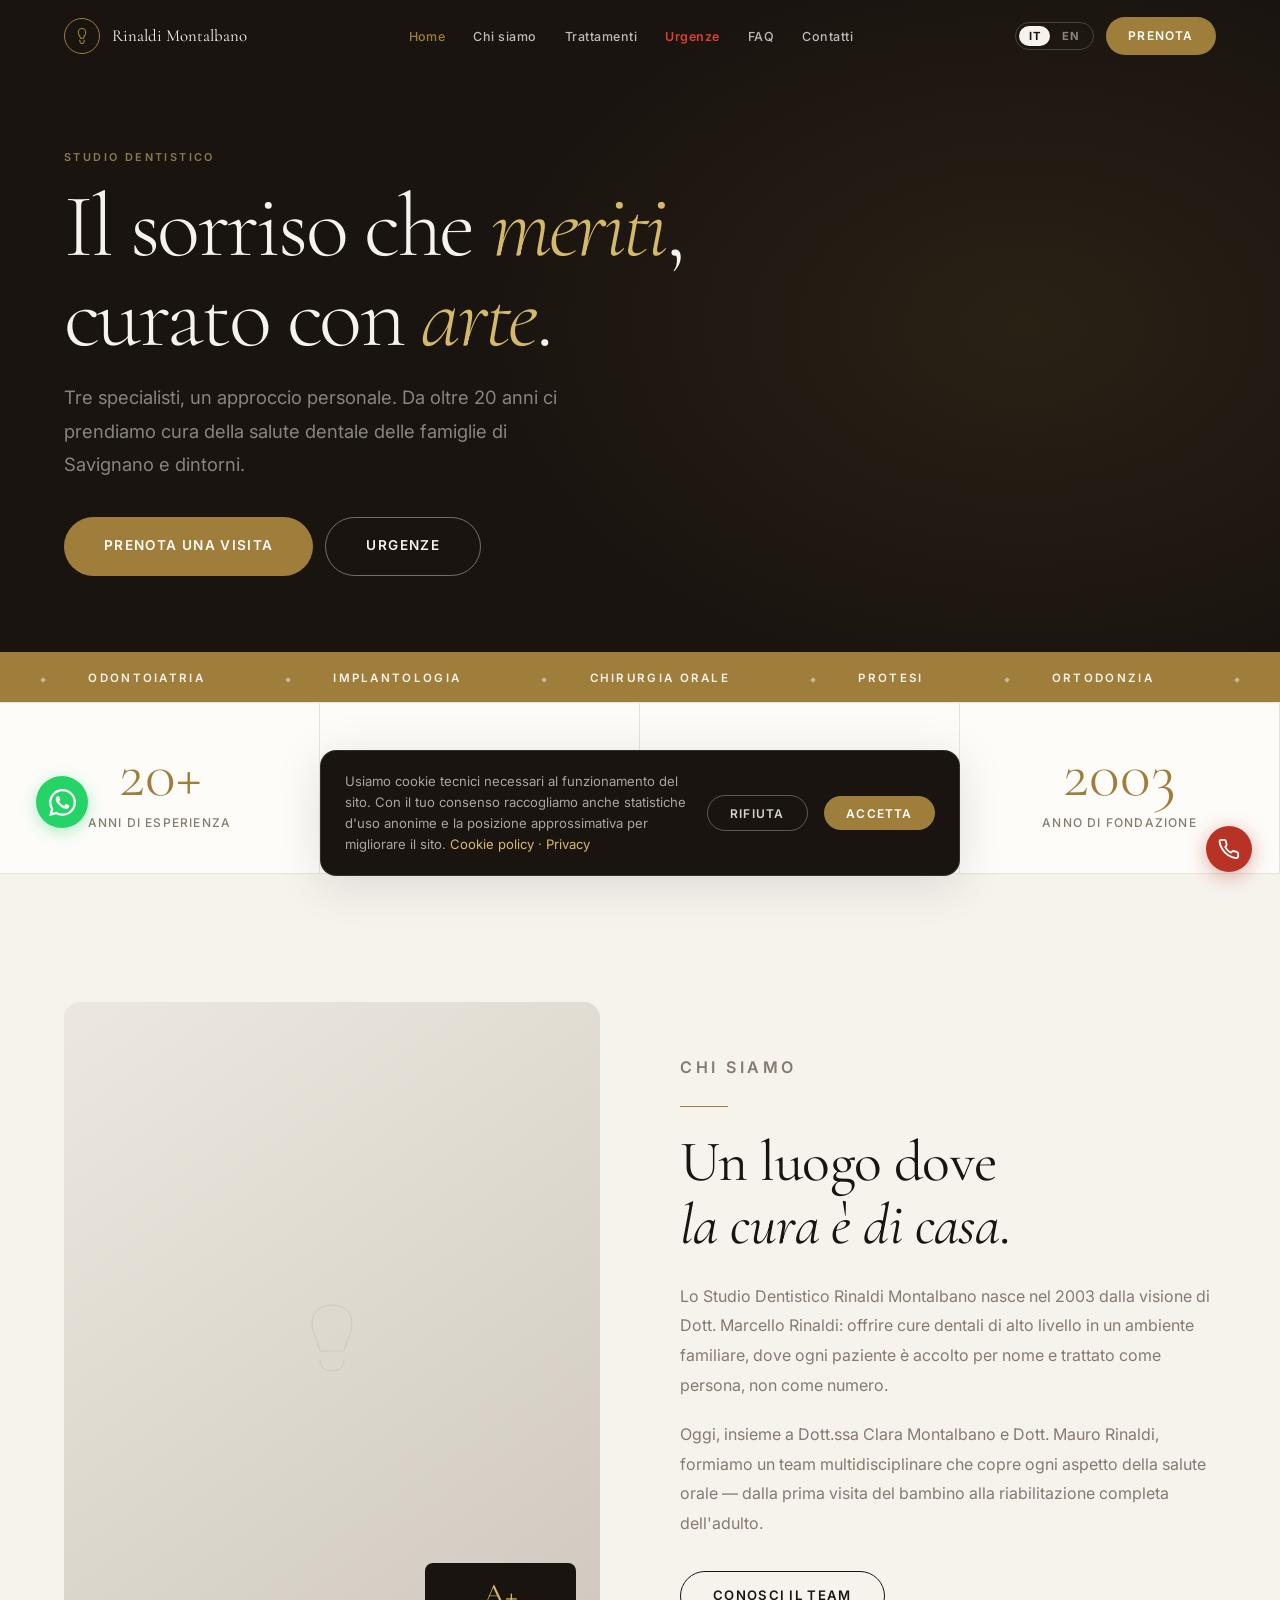
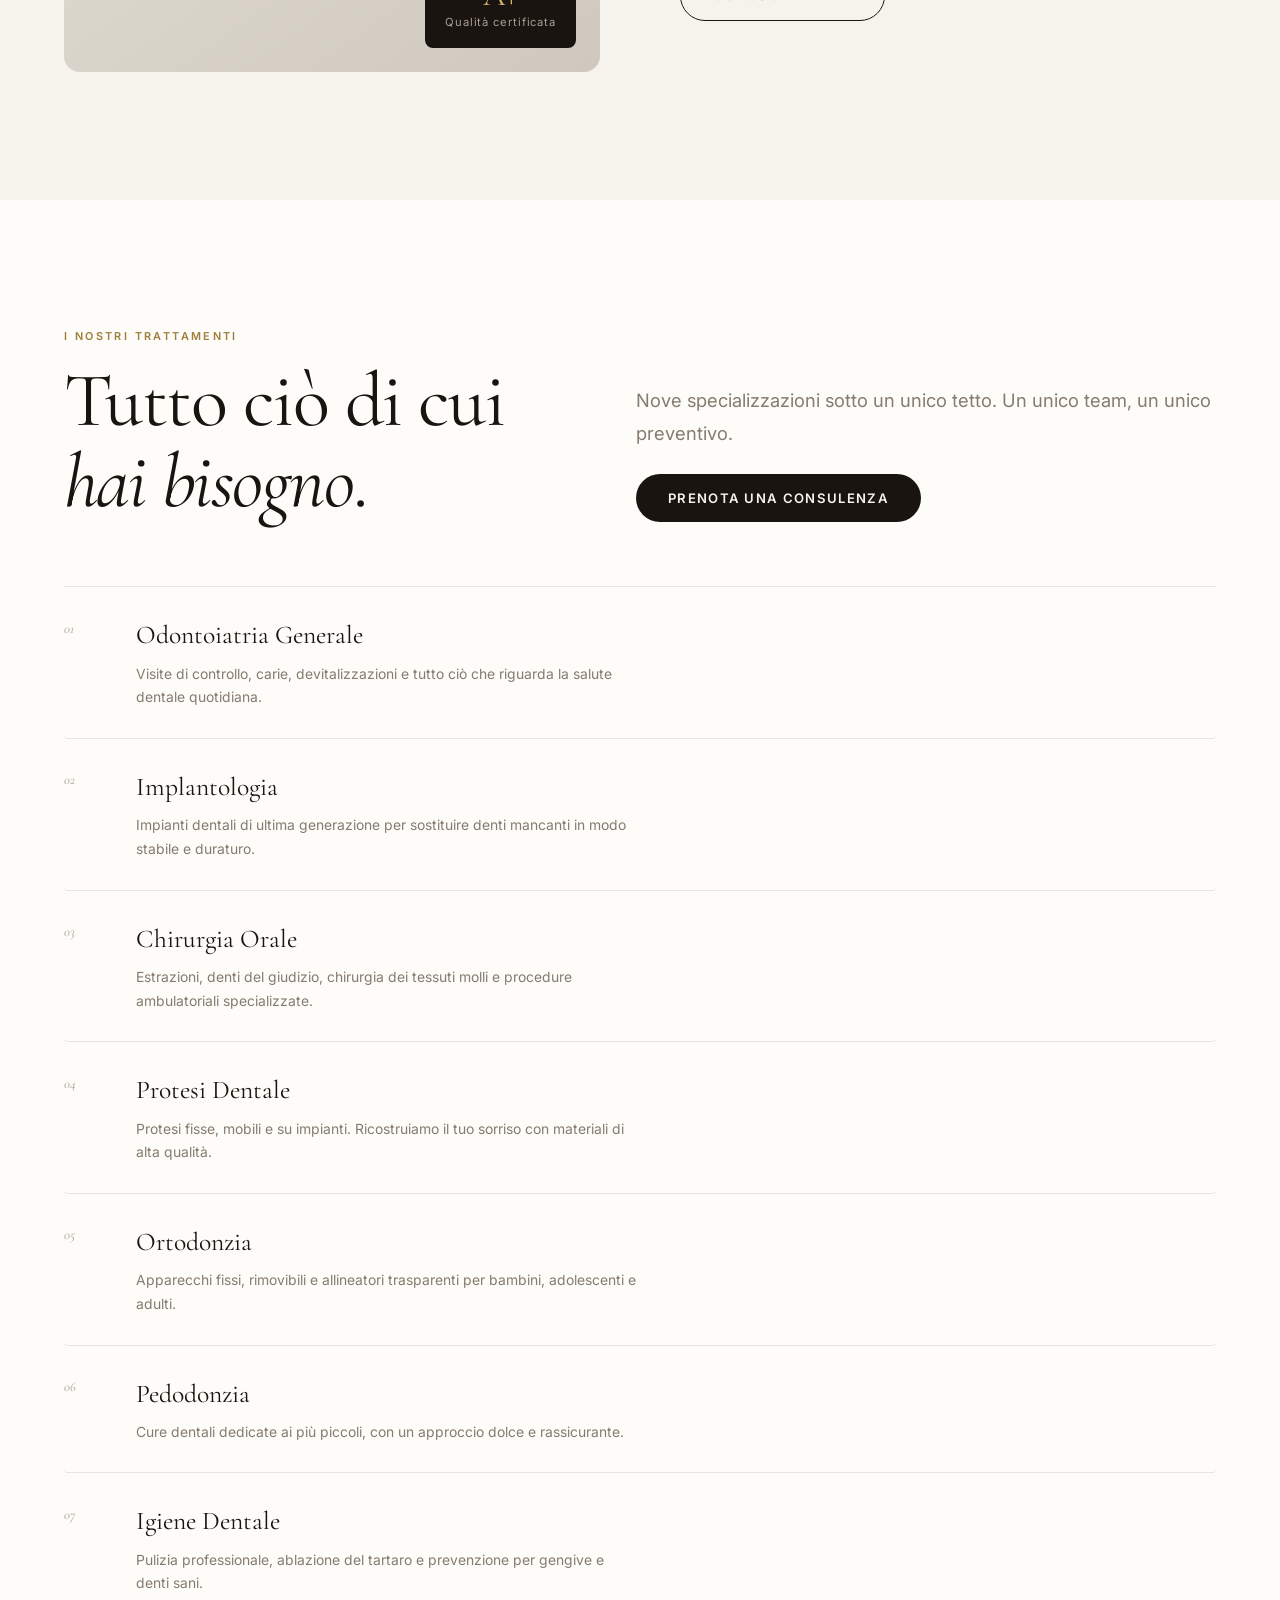
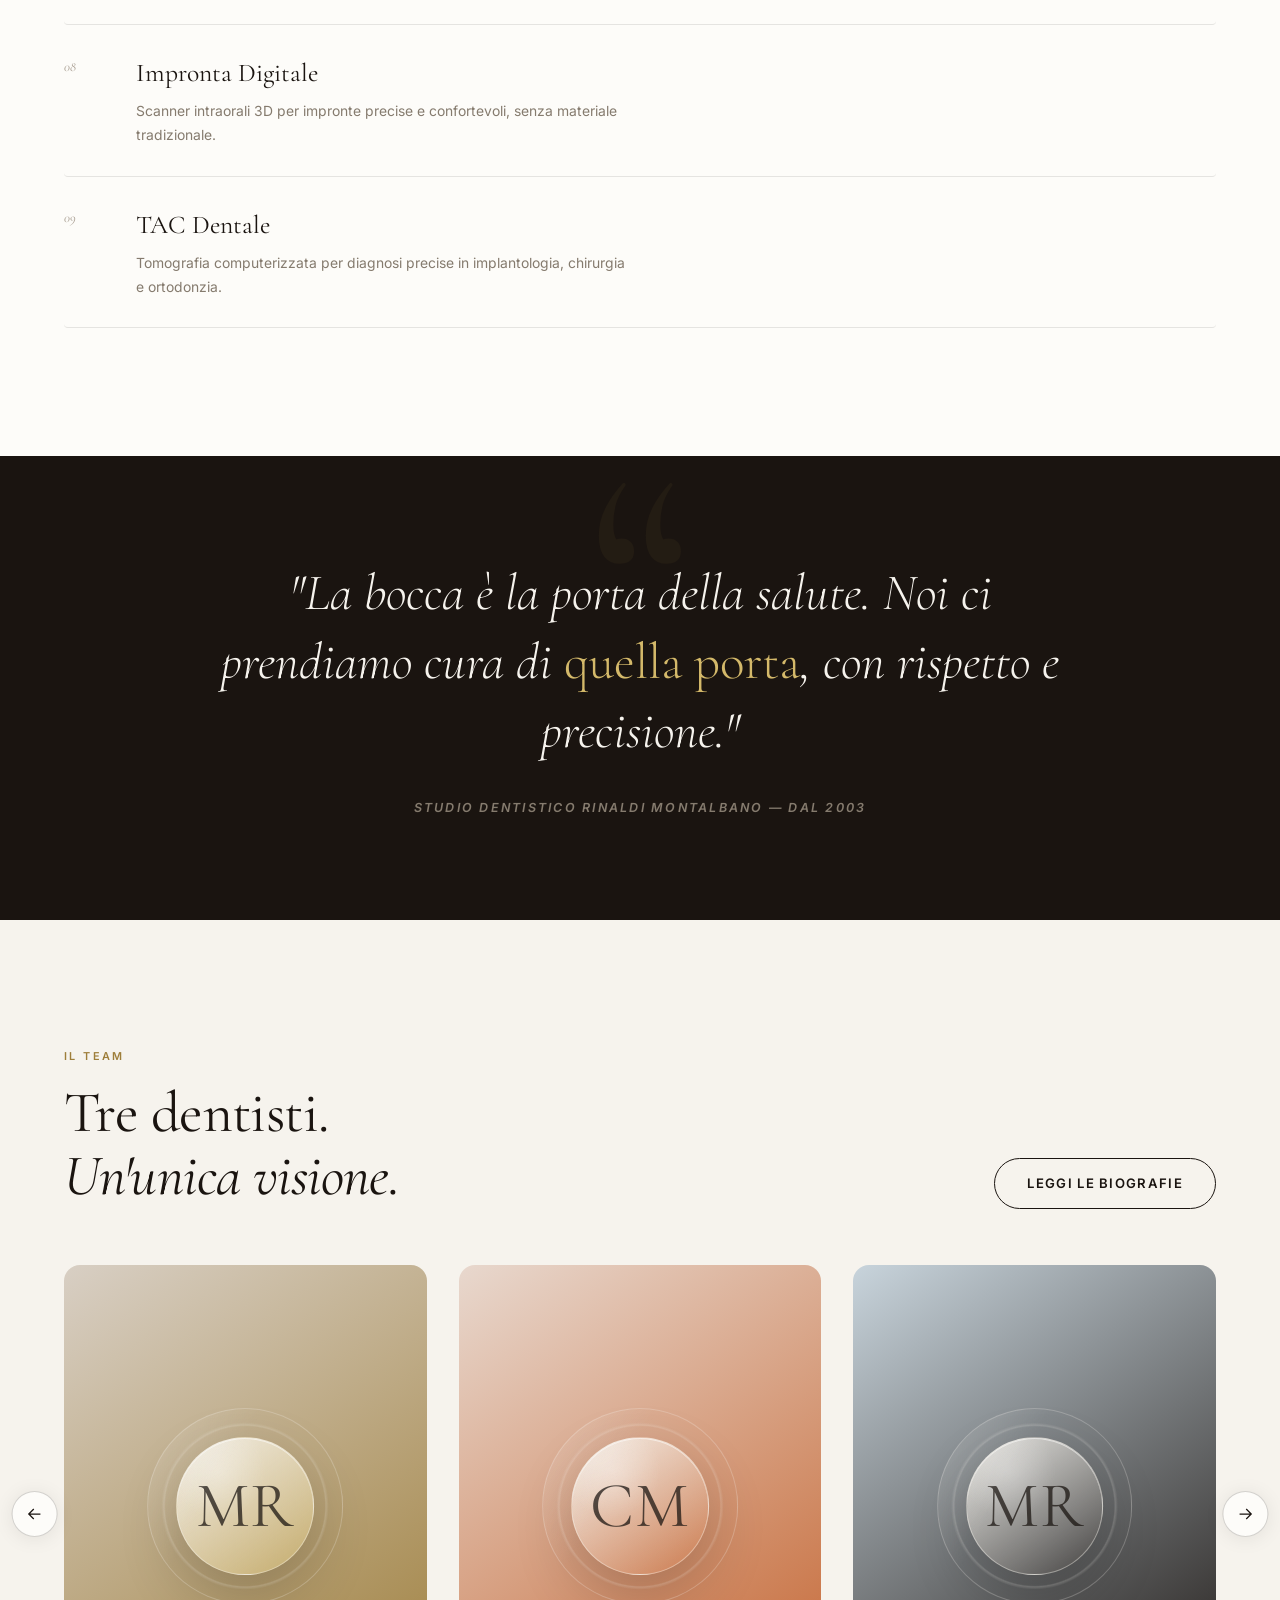
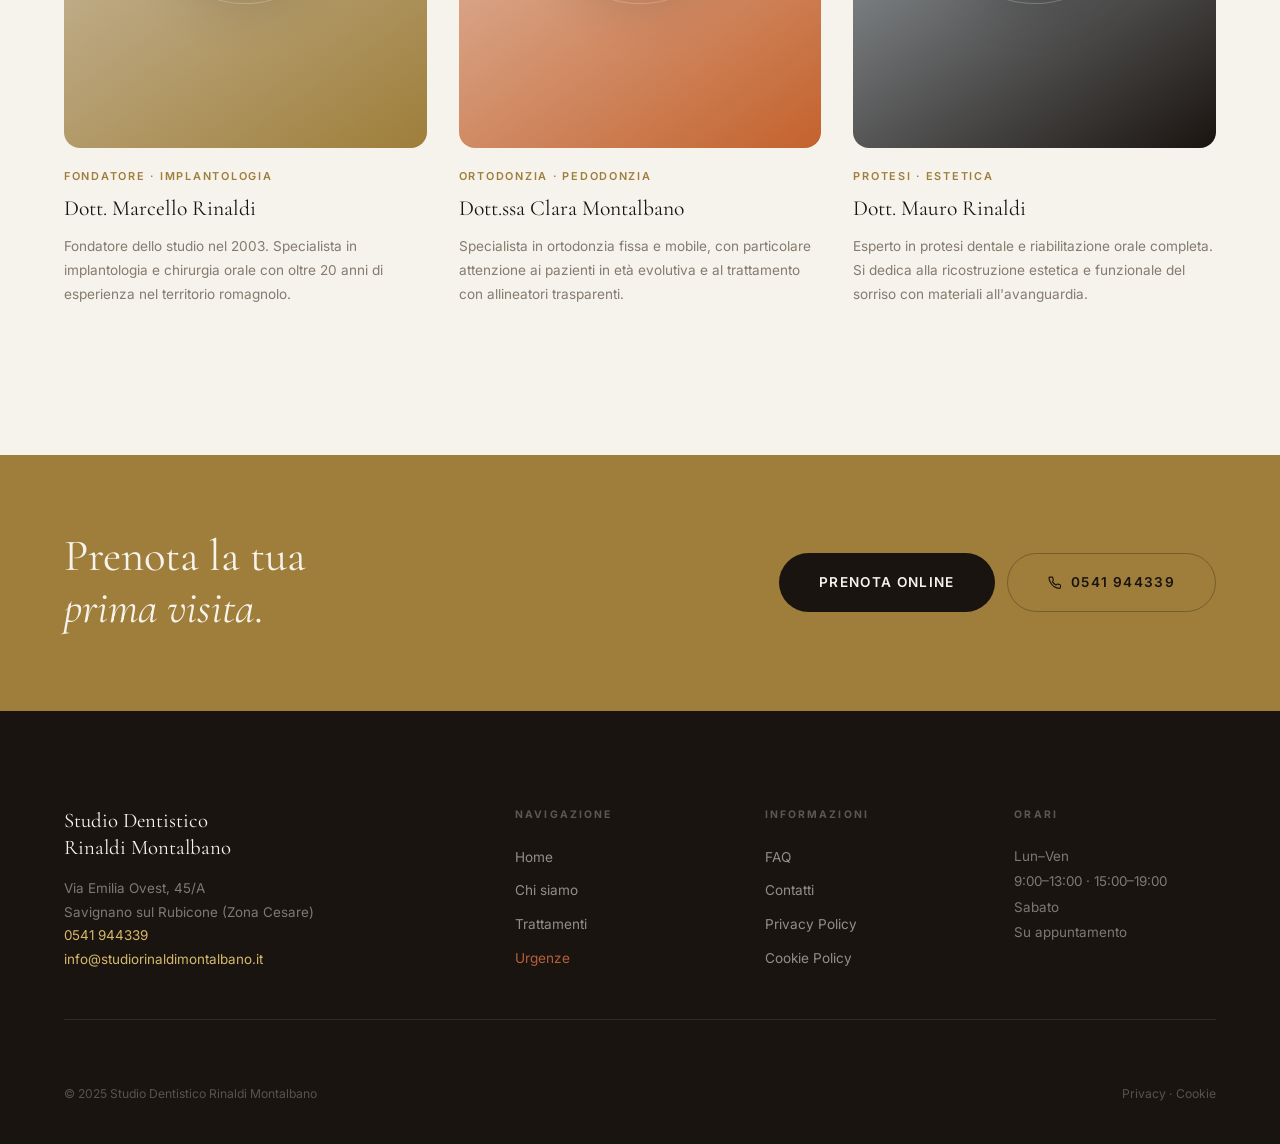
<file: index.html>
﻿<!DOCTYPE html>
<html lang="it">
<head>
<meta charset="UTF-8"/>
<meta name="viewport" content="width=device-width, initial-scale=1.0"/>
<title>Studio Dentistico Rinaldi Montalbano — Savignano sul Rubicone</title>
<meta name="description" content="Studio dentistico a Savignano sul Rubicone. Implantologia, ortodonzia, chirurgia orale, pedodonzia, igiene. Dott. Marcello Rinaldi, Dott.ssa Clara Montalbano, Dott. Mauro Rinaldi."/>
<meta name="keywords" content="dentista Savignano sul Rubicone, dentista Cesena, implantologia Rubicone, ortodonzia Savignano, studio dentistico"/>
<link rel="canonical" href="https://studio-rinaldi-montalbano.vercel.app/"/>
<link rel="icon" href="assets/images/favicon.svg" type="image/svg+xml"/>
<meta property="og:type" content="website"/>
<meta property="og:site_name" content="Studio Dentistico Rinaldi Montalbano"/>
<meta property="og:locale" content="it_IT"/>
<meta property="og:title" content="Studio Dentistico Rinaldi Montalbano — Savignano sul Rubicone"/>
<meta property="og:description" content="Studio dentistico a Savignano sul Rubicone: implantologia, ortodonzia, chirurgia orale, pedodonzia e igiene. Prenota chiamando lo 0541 944339."/>
<meta property="og:url" content="https://studio-rinaldi-montalbano.vercel.app/"/>
<meta property="og:image" content="https://studio-rinaldi-montalbano.vercel.app/og-image.png"/>
<meta name="twitter:card" content="summary_large_image"/>
<link rel="preconnect" href="https://fonts.googleapis.com"/>
<link rel="preconnect" href="https://fonts.gstatic.com" crossorigin/>
<link href="https://fonts.googleapis.com/css2?family=Cormorant+Garamond:ital,wght@0,300;0,400;0,500;0,600;1,300;1,400;1,500;1,600&family=Inter:wght@300;400;500;600;700&display=swap" rel="stylesheet"/>
<link rel="stylesheet" href="assets/css/variables.css"/>
<link rel="stylesheet" href="assets/css/base.css"/>
<link rel="stylesheet" href="assets/css/components.css"/>
<link rel="stylesheet" href="assets/css/utilities.css"/>
<script type="application/ld+json">
{
  "@context": "https://schema.org",
  "@type": "Dentist",
  "name": "Studio Dentistico Rinaldi Montalbano",
  "url": "https://studio-rinaldi-montalbano.vercel.app/",
  "telephone": "+39 0541 944339",
  "email": "info@studiorinaldimontalbano.it",
  "image": "https://studio-rinaldi-montalbano.vercel.app/og-image.png",
  "priceRange": "€€",
  "hasMap": "https://www.google.com/maps/search/?api=1&query=Studio+Dentistico+Rinaldi+Montalbano%2C+Via+Emilia+Ovest+45%2FA%2C+Savignano+sul+Rubicone",
  "address": {
    "@type": "PostalAddress",
    "streetAddress": "Via Emilia Ovest, 45/A",
    "addressLocality": "Savignano sul Rubicone",
    "addressRegion": "FC",
    "postalCode": "47039",
    "addressCountry": "IT"
  },
  "geo": {
    "@type": "GeoCoordinates",
    "latitude": 44.0903,
    "longitude": 12.3972
  },
  "areaServed": ["Savignano sul Rubicone", "Cesena", "Rimini", "Valmarecchia"],
  "medicalSpecialty": ["Dentistry", "Orthodontic", "OralSurgery"],
  "availableService": [
    {"@type": "MedicalProcedure", "name": "Implantologia"},
    {"@type": "MedicalProcedure", "name": "Ortodonzia"},
    {"@type": "MedicalProcedure", "name": "Chirurgia orale"},
    {"@type": "MedicalProcedure", "name": "Protesi"},
    {"@type": "MedicalProcedure", "name": "Pedodonzia"},
    {"@type": "MedicalProcedure", "name": "Igiene dentale"}
  ],
  "openingHoursSpecification": [
    {"@type": "OpeningHoursSpecification", "dayOfWeek": ["Monday","Tuesday","Wednesday","Thursday","Friday"], "opens": "09:00", "closes": "13:00"},
    {"@type": "OpeningHoursSpecification", "dayOfWeek": ["Monday","Tuesday","Wednesday","Thursday","Friday"], "opens": "15:00", "closes": "19:00"}
  ],
  "employee": [
    {"@type": "Person", "name": "Dott. Marcello Rinaldi", "jobTitle": "Odontoiatra"},
    {"@type": "Person", "name": "Dott.ssa Clara Montalbano", "jobTitle": "Odontoiatra"},
    {"@type": "Person", "name": "Dott. Mauro Rinaldi", "jobTitle": "Odontoiatra"}
  ]
}
</script>
</head>
<body>

<!-- NAV -->
<nav class="nav" id="main-nav">
  <div class="nav-inner">
    <a href="index.html" class="nav-logo">
      <div class="nav-logo-mark">
        <svg viewBox="0 0 24 24" fill="none" stroke="currentColor" stroke-width="1.5"><path d="M12 2C9 2 7 4.5 7 7c0 3 2.5 5.5 3 8h4c.5-2.5 3-5 3-8 0-2.5-2-5-5-5z"/><path d="M9 17c0 3 1.5 5 3 5s3-2 3-5"/></svg>
      </div>
      <div class="nav-logo-text">Rinaldi Montalbano</div>
    </a>
    <ul class="nav-links">
      <li><a href="index.html">Home</a></li>
      <li><a href="chi-siamo.html">Chi siamo</a></li>
      <li><a href="trattamenti.html">Trattamenti</a></li>
      <li><a href="urgenze.html" class="urgent">Urgenze</a></li>
      <li><a href="domande-frequenti.html">FAQ</a></li>
      <li><a href="contatti.html">Contatti</a></li>
    </ul>
    <div class="nav-right">
      <div class="nav-lang">
        <button data-lang-btn="it" class="is-active">IT</button>
        <button data-lang-btn="en">EN</button>
      </div>
      <a href="contatti.html" class="btn btn-gold btn-sm nav-cta-btn">Prenota</a>
      <button class="nav-burger" id="nav-burger" aria-label="Menu" aria-expanded="false">
        <span></span><span></span><span></span>
      </button>
    </div>
  </div>
</nav>

<!-- MOBILE NAV -->
<div class="mob-nav" id="mob-nav">
  <div class="mob-overlay" id="mob-overlay"></div>
  <div class="mob-drawer">
    <button class="mob-close-btn" id="mob-close">
      <svg viewBox="0 0 24 24" fill="none" stroke="currentColor" stroke-width="2" width="18" height="18"><path d="M18 6L6 18M6 6l12 12"/></svg>
    </button>
    <ul class="mob-links">
      <li><a href="index.html">Home</a></li>
      <li><a href="chi-siamo.html">Chi siamo</a></li>
      <li><a href="trattamenti.html">Trattamenti</a></li>
      <li><a href="urgenze.html" class="urgent">Urgenze</a></li>
      <li><a href="domande-frequenti.html">FAQ</a></li>
      <li><a href="contatti.html">Contatti</a></li>
    </ul>
    <div class="mob-footer">
      <div class="mob-lang-row">
        <button data-lang-btn="it" class="is-active">Italiano</button>
        <button data-lang-btn="en">English</button>
      </div>
      <a href="contatti.html" class="btn btn-gold" style="justify-content:center">Prenota appuntamento</a>
      <a href="urgenze.html" style="display:flex;align-items:center;justify-content:center;gap:0.5rem;padding:0.9rem;border-radius:50px;border:1.5px solid rgba(184,50,38,0.3);color:var(--red);font-size:0.8rem;font-weight:700;letter-spacing:0.1em;text-transform:uppercase">
        <svg viewBox="0 0 24 24" fill="none" stroke="currentColor" stroke-width="2" width="16" height="16"><path d="M22 16.92v3a2 2 0 01-2.18 2 19.79 19.79 0 01-8.63-3.07A19.5 19.5 0 014.69 12 19.79 19.79 0 011.64 3.4 2 2 0 013.62 2h3a2 2 0 012 1.72c.127.96.361 1.903.7 2.81a2 2 0 01-.45 2.11L7.91 9.91a16 16 0 006.16 6.16l1.27-1.27a2 2 0 012.11-.45c.907.339 1.85.573 2.81.7A2 2 0 0122 16.92z"/></svg>
        Urgenze
      </a>
    </div>
  </div>
</div>

<!-- HERO -->
<div class="page-hero home-hero">
  <div class="page-hero-inner">
    <span class="eyebrow reveal" data-i18n="hero.eyebrow">Studio Dentistico</span>
    <h1 class="reveal reveal-delay-1" data-i18n-html="hero.title">Il sorriso che <em>meriti</em>,<br>curato con <em>arte</em>.</h1>
    <p class="lead reveal reveal-delay-2" data-i18n="hero.sub">Tre specialisti, un approccio personale. Da oltre 20 anni ci prendiamo cura della salute dentale delle famiglie di Savignano e dintorni.</p>
    <div class="hero-actions reveal reveal-delay-3" style="margin-top:2.25rem">
      <a href="contatti.html" class="btn btn-gold btn-lg" data-i18n="hero.cta1">Prenota una visita</a>
      <a href="urgenze.html" class="btn btn-outline-light btn-lg" data-i18n="hero.cta2">Urgenze</a>
    </div>
  </div>
</div>

<!-- MARQUEE -->
<div class="marquee-strip" aria-hidden="true">
  <div class="marquee-track">
    <span>Odontoiatria</span><span>Implantologia</span><span>Chirurgia Orale</span>
    <span>Protesi</span><span>Ortodonzia</span><span>Pedodonzia</span>
    <span>Igiene</span><span>Impronta Digitale</span><span>TAC Dentale</span>
    <span>Odontoiatria</span><span>Implantologia</span><span>Chirurgia Orale</span>
    <span>Protesi</span><span>Ortodonzia</span><span>Pedodonzia</span>
    <span>Igiene</span><span>Impronta Digitale</span><span>TAC Dentale</span>
  </div>
</div>

<!-- STATS -->
<div class="stats-row bg-paper">
  <div class="stat-item reveal">
    <div class="stat-num">20+</div>
    <div class="stat-label" data-i18n="stat.exp">Anni di esperienza</div>
  </div>
  <div class="stat-item reveal reveal-delay-1">
    <div class="stat-num">3</div>
    <div class="stat-label" data-i18n="stat.spec">Specialisti dedicati</div>
  </div>
  <div class="stat-item reveal reveal-delay-2">
    <div class="stat-num">9</div>
    <div class="stat-label" data-i18n="stat.serv">Specializzazioni</div>
  </div>
  <div class="stat-item reveal reveal-delay-3">
    <div class="stat-num">2003</div>
    <div class="stat-label" data-i18n="stat.year">Anno di fondazione</div>
  </div>
</div>

<!-- INTRO -->
<section class="section bg-cream">
  <div class="container">
    <div class="intro-grid">
      <div class="intro-visual reveal">
        <div class="intro-visual-inner">
          <svg viewBox="0 0 80 80" fill="none" stroke="currentColor" stroke-width="1" width="80" height="80" style="color:var(--stone-3)">
            <path d="M40 8C28 8 20 16 20 26c0 10 6 18 8 28h24c2-10 8-18 8-28 0-10-8-18-20-18z"/>
            <path d="M28 62c0 8 4 12 12 12s12-4 12-12"/>
          </svg>
        </div>
        <div class="intro-visual-badge">
          <div class="num">A+</div>
          <div class="lbl">Qualità certificata</div>
        </div>
      </div>
      <div class="intro-text">
        <p class="eyebrow reveal" data-i18n="intro.eyebrow">Chi siamo</p>
        <div class="divider reveal"></div>
        <h2 class="display reveal" style="color:var(--deep);margin-bottom:1.5rem" data-i18n-html="intro.title">Un luogo dove<br><em>la cura è di casa</em>.</h2>
        <p class="reveal reveal-delay-1" data-i18n="intro.p1">Lo Studio Dentistico Rinaldi Montalbano nasce nel 2003 dalla visione di Dott. Marcello Rinaldi: offrire cure dentali di alto livello in un ambiente familiare, dove ogni paziente è accolto per nome e trattato come persona, non come numero.</p>
        <p class="reveal reveal-delay-2" data-i18n="intro.p2">Oggi, insieme a Dott.ssa Clara Montalbano e Dott. Mauro Rinaldi, formiamo un team multidisciplinare che copre ogni aspetto della salute orale — dalla prima visita del bambino alla riabilitazione completa dell'adulto.</p>
        <div class="reveal reveal-delay-3" style="margin-top:2rem">
          <a href="chi-siamo.html" class="btn btn-outline" data-i18n="intro.cta">Conosci il team</a>
        </div>
      </div>
    </div>
  </div>
</section>

<!-- SERVICES -->
<section class="section bg-paper">
  <div class="container">
    <div class="services-header">
      <div class="reveal">
        <p class="eyebrow" style="margin-bottom:1rem" data-i18n="svc.eyebrow">I nostri trattamenti</p>
        <h2 class="display-lg" style="color:var(--deep)" data-i18n-html="svc.title">Tutto ciò di cui<br><em>hai bisogno</em>.</h2>
      </div>
      <div class="reveal reveal-delay-1">
        <p class="lead">Nove specializzazioni sotto un unico tetto. Un unico team, un unico preventivo.</p>
        <a href="contatti.html" class="btn btn-dark" style="margin-top:1.5rem">Prenota una consulenza</a>
      </div>
    </div>
    <div class="services-list">
      <div class="svc-row reveal">
        <span class="svc-num">01</span>
        <div class="svc-content">
          <h3>Odontoiatria Generale</h3>
          <p>Visite di controllo, carie, devitalizzazioni e tutto ciò che riguarda la salute dentale quotidiana.</p>
        </div>
        <div class="svc-arrow"><svg viewBox="0 0 24 24" fill="none" stroke="currentColor" stroke-width="2"><path d="M5 12h14M13 6l6 6-6 6"/></svg></div>
      </div>
      <div class="svc-row reveal reveal-delay-1">
        <span class="svc-num">02</span>
        <div class="svc-content">
          <h3>Implantologia</h3>
          <p>Impianti dentali di ultima generazione per sostituire denti mancanti in modo stabile e duraturo.</p>
        </div>
        <div class="svc-arrow"><svg viewBox="0 0 24 24" fill="none" stroke="currentColor" stroke-width="2"><path d="M5 12h14M13 6l6 6-6 6"/></svg></div>
      </div>
      <div class="svc-row reveal reveal-delay-2">
        <span class="svc-num">03</span>
        <div class="svc-content">
          <h3>Chirurgia Orale</h3>
          <p>Estrazioni, denti del giudizio, chirurgia dei tessuti molli e procedure ambulatoriali specializzate.</p>
        </div>
        <div class="svc-arrow"><svg viewBox="0 0 24 24" fill="none" stroke="currentColor" stroke-width="2"><path d="M5 12h14M13 6l6 6-6 6"/></svg></div>
      </div>
      <div class="svc-row reveal">
        <span class="svc-num">04</span>
        <div class="svc-content">
          <h3>Protesi Dentale</h3>
          <p>Protesi fisse, mobili e su impianti. Ricostruiamo il tuo sorriso con materiali di alta qualità.</p>
        </div>
        <div class="svc-arrow"><svg viewBox="0 0 24 24" fill="none" stroke="currentColor" stroke-width="2"><path d="M5 12h14M13 6l6 6-6 6"/></svg></div>
      </div>
      <div class="svc-row reveal reveal-delay-1">
        <span class="svc-num">05</span>
        <div class="svc-content">
          <h3>Ortodonzia</h3>
          <p>Apparecchi fissi, rimovibili e allineatori trasparenti per bambini, adolescenti e adulti.</p>
        </div>
        <div class="svc-arrow"><svg viewBox="0 0 24 24" fill="none" stroke="currentColor" stroke-width="2"><path d="M5 12h14M13 6l6 6-6 6"/></svg></div>
      </div>
      <div class="svc-row reveal reveal-delay-2">
        <span class="svc-num">06</span>
        <div class="svc-content">
          <h3>Pedodonzia</h3>
          <p>Cure dentali dedicate ai più piccoli, con un approccio dolce e rassicurante.</p>
        </div>
        <div class="svc-arrow"><svg viewBox="0 0 24 24" fill="none" stroke="currentColor" stroke-width="2"><path d="M5 12h14M13 6l6 6-6 6"/></svg></div>
      </div>
      <div class="svc-row reveal">
        <span class="svc-num">07</span>
        <div class="svc-content">
          <h3>Igiene Dentale</h3>
          <p>Pulizia professionale, ablazione del tartaro e prevenzione per gengive e denti sani.</p>
        </div>
        <div class="svc-arrow"><svg viewBox="0 0 24 24" fill="none" stroke="currentColor" stroke-width="2"><path d="M5 12h14M13 6l6 6-6 6"/></svg></div>
      </div>
      <div class="svc-row reveal reveal-delay-1">
        <span class="svc-num">08</span>
        <div class="svc-content">
          <h3>Impronta Digitale</h3>
          <p>Scanner intraorali 3D per impronte precise e confortevoli, senza materiale tradizionale.</p>
        </div>
        <div class="svc-arrow"><svg viewBox="0 0 24 24" fill="none" stroke="currentColor" stroke-width="2"><path d="M5 12h14M13 6l6 6-6 6"/></svg></div>
      </div>
      <div class="svc-row reveal reveal-delay-2">
        <span class="svc-num">09</span>
        <div class="svc-content">
          <h3>TAC Dentale</h3>
          <p>Tomografia computerizzata per diagnosi precise in implantologia, chirurgia e ortodonzia.</p>
        </div>
        <div class="svc-arrow"><svg viewBox="0 0 24 24" fill="none" stroke="currentColor" stroke-width="2"><path d="M5 12h14M13 6l6 6-6 6"/></svg></div>
      </div>
    </div>
  </div>
</section>

<!-- PULL QUOTE -->
<div class="pull-quote">
  <blockquote class="reveal" data-i18n-html="quote.text">"La bocca è la porta della salute. Noi ci prendiamo cura di <em>quella porta</em>, con rispetto e precisione."</blockquote>
  <cite class="reveal reveal-delay-1" data-i18n="quote.cite">Studio Dentistico Rinaldi Montalbano — dal 2003</cite>
</div>

<!-- TEAM -->
<section class="section bg-cream">
  <div class="container">
    <div style="display:flex;justify-content:space-between;align-items:flex-end;margin-bottom:3.5rem;gap:2rem;flex-wrap:wrap">
      <div class="reveal">
        <p class="eyebrow" style="margin-bottom:1rem" data-i18n="team.eyebrow">Il team</p>
        <h2 class="display" style="color:var(--deep)" data-i18n-html="team.title">Tre dentisti.<br><em>Un'unica visione.</em></h2>
      </div>
      <a href="chi-siamo.html" class="btn btn-outline reveal">Leggi le biografie</a>
    </div>
    <div class="team-carousel">
      <button class="team-nav team-nav-prev" type="button" aria-label="Dentista precedente">
        <svg viewBox="0 0 24 24" fill="none" stroke="currentColor" stroke-width="1.5"><path d="M19 12H5M11 18l-6-6 6-6"/></svg>
      </button>
      <button class="team-nav team-nav-next" type="button" aria-label="Dentista successivo">
        <svg viewBox="0 0 24 24" fill="none" stroke="currentColor" stroke-width="1.5"><path d="M5 12h14M13 6l6 6-6 6"/></svg>
      </button>
      <div class="team-grid team-track" data-team-list data-bio="short">
      <div class="team-card reveal">
        <div class="team-photo" style="background:linear-gradient(145deg,#D8CFC4 0%,#9E7E3A 100%)">
          <div class="team-photo-bg">
            <svg viewBox="0 0 24 24" fill="none" stroke="currentColor" stroke-width="1"><path d="M20 21v-2a4 4 0 00-4-4H8a4 4 0 00-4 4v2"/><circle cx="12" cy="7" r="4"/></svg>
          </div>
        </div>
        <div class="team-tag">Fondatore · Implantologia</div>
        <h3>Dott. Marcello Rinaldi</h3>
        <p>Fondatore dello studio nel 2003. Specialista in implantologia e chirurgia orale con oltre 20 anni di esperienza nel territorio romagnolo.</p>
      </div>
      <div class="team-card reveal reveal-delay-1">
        <div class="team-photo" style="background:linear-gradient(145deg,#E8D8CE,#C4622D 100%)">
          <div class="team-photo-bg">
            <svg viewBox="0 0 24 24" fill="none" stroke="currentColor" stroke-width="1"><path d="M20 21v-2a4 4 0 00-4-4H8a4 4 0 00-4 4v2"/><circle cx="12" cy="7" r="4"/></svg>
          </div>
        </div>
        <div class="team-tag">Ortodonzia · Pedodonzia</div>
        <h3>Dott.ssa Clara Montalbano</h3>
        <p>Specialista in ortodonzia fissa e mobile, con particolare attenzione ai pazienti in età evolutiva e al trattamento con allineatori trasparenti.</p>
      </div>
      <div class="team-card reveal reveal-delay-2">
        <div class="team-photo" style="background:linear-gradient(145deg,#C8D4DC,#1A1410 100%)">
          <div class="team-photo-bg">
            <svg viewBox="0 0 24 24" fill="none" stroke="currentColor" stroke-width="1"><path d="M20 21v-2a4 4 0 00-4-4H8a4 4 0 00-4 4v2"/><circle cx="12" cy="7" r="4"/></svg>
          </div>
        </div>
        <div class="team-tag">Protesi · Estetica</div>
        <h3>Dott. Mauro Rinaldi</h3>
        <p>Esperto in protesi dentale e riabilitazione orale completa. Si dedica alla ricostruzione estetica e funzionale del sorriso con materiali all'avanguardia.</p>
      </div>
      </div>
    </div>
  </div>
</section>

<!-- CTA BAND -->
<div class="cta-band">
  <div class="cta-band-inner">
    <h2 class="reveal" data-i18n-html="cta.title">Prenota la tua<br><em>prima visita</em>.</h2>
    <div class="cta-band-actions reveal reveal-delay-1">
      <a href="contatti.html" class="btn btn-dark btn-lg" data-i18n="cta.book">Prenota online</a>
      <a href="tel:0541944339" class="btn btn-outline-light btn-lg" style="border-color:rgba(26,20,16,0.3);color:var(--deep)">
        <svg viewBox="0 0 24 24" fill="none" stroke="currentColor" stroke-width="2" width="16" height="16"><path d="M22 16.92v3a2 2 0 01-2.18 2 19.79 19.79 0 01-8.63-3.07A19.5 19.5 0 014.69 12 19.79 19.79 0 011.64 3.4 2 2 0 013.62 2h3a2 2 0 012 1.72c.127.96.361 1.903.7 2.81a2 2 0 01-.45 2.11L7.91 9.91a16 16 0 006.16 6.16l1.27-1.27a2 2 0 012.11-.45c.907.339 1.85.573 2.81.7A2 2 0 0122 16.92z"/></svg>
        0541 944339
      </a>
    </div>
  </div>
</div>

<!-- FOOTER -->
<footer class="footer">
  <div class="footer-grid">
    <div class="footer-brand">
      <div class="footer-brand-name">Studio Dentistico<br>Rinaldi Montalbano</div>
      <p>Via Emilia Ovest, 45/A<br>Savignano sul Rubicone (Zona Cesare)<br><a href="tel:0541944339">0541 944339</a><br><a href="mailto:info@studiorinaldimontalbano.it">info@studiorinaldimontalbano.it</a></p>
    </div>
    <div>
      <div class="footer-col-title">Navigazione</div>
      <ul class="footer-links">
        <li><a href="index.html">Home</a></li>
        <li><a href="chi-siamo.html">Chi siamo</a></li>
        <li><a href="trattamenti.html">Trattamenti</a></li>
        <li><a href="urgenze.html" class="urgent">Urgenze</a></li>
      </ul>
    </div>
    <div>
      <div class="footer-col-title">Informazioni</div>
      <ul class="footer-links">
        <li><a href="domande-frequenti.html">FAQ</a></li>
        <li><a href="contatti.html">Contatti</a></li>
        <li><a href="privacy.html">Privacy Policy</a></li>
        <li><a href="cookie.html">Cookie Policy</a></li>
      </ul>
    </div>
    <div>
      <div class="footer-col-title">Orari</div>
      <p style="font-size:0.84rem;line-height:1.9;color:rgba(246,243,237,0.45)">
        Lun–Ven<br>9:00–13:00 · 15:00–19:00<br>
        Sabato<br>Su appuntamento
      </p>
    </div>
  </div>
  <div class="footer-bottom">
    <span>© 2025 Studio Dentistico Rinaldi Montalbano</span>
    <span><a href="privacy.html">Privacy</a> · <a href="cookie.html">Cookie</a></span>
  </div>
</footer>

<!-- PHONE FLOAT -->
<a href="tel:0541944339" class="phone-float" aria-label="Chiama lo studio">
  <svg class="phone-float-icon" viewBox="0 0 24 24" fill="none" stroke="currentColor" stroke-width="2"><path d="M22 16.92v3a2 2 0 01-2.18 2 19.79 19.79 0 01-8.63-3.07A19.5 19.5 0 014.69 12 19.79 19.79 0 011.64 3.4 2 2 0 013.62 2h3a2 2 0 012 1.72c.127.96.361 1.903.7 2.81a2 2 0 01-.45 2.11L7.91 9.91a16 16 0 006.16 6.16l1.27-1.27a2 2 0 012.11-.45c.907.339 1.85.573 2.81.7A2 2 0 0122 16.92z"/></svg>
  <span class="phone-float-label">0541 944339</span>
</a>

<!-- COOKIE BAR -->
<div class="cookie-bar" id="cookie-bar">
  <p id="cookie-p">Utilizziamo cookie tecnici per il funzionamento del sito. <a href="cookie.html">Cookie policy</a> · <a href="privacy.html">Privacy</a></p>
  <button class="btn btn-gold btn-sm" id="cookie-ok">Accetta</button>
</div>

<script src="assets/js/config.js"></script>
<script src="assets/js/i18n.js"></script>
<script src="assets/js/team.js"></script>
<script src="assets/js/analytics.js"></script>
<script src="assets/js/main.js"></script>
</body>
</html>
</file>
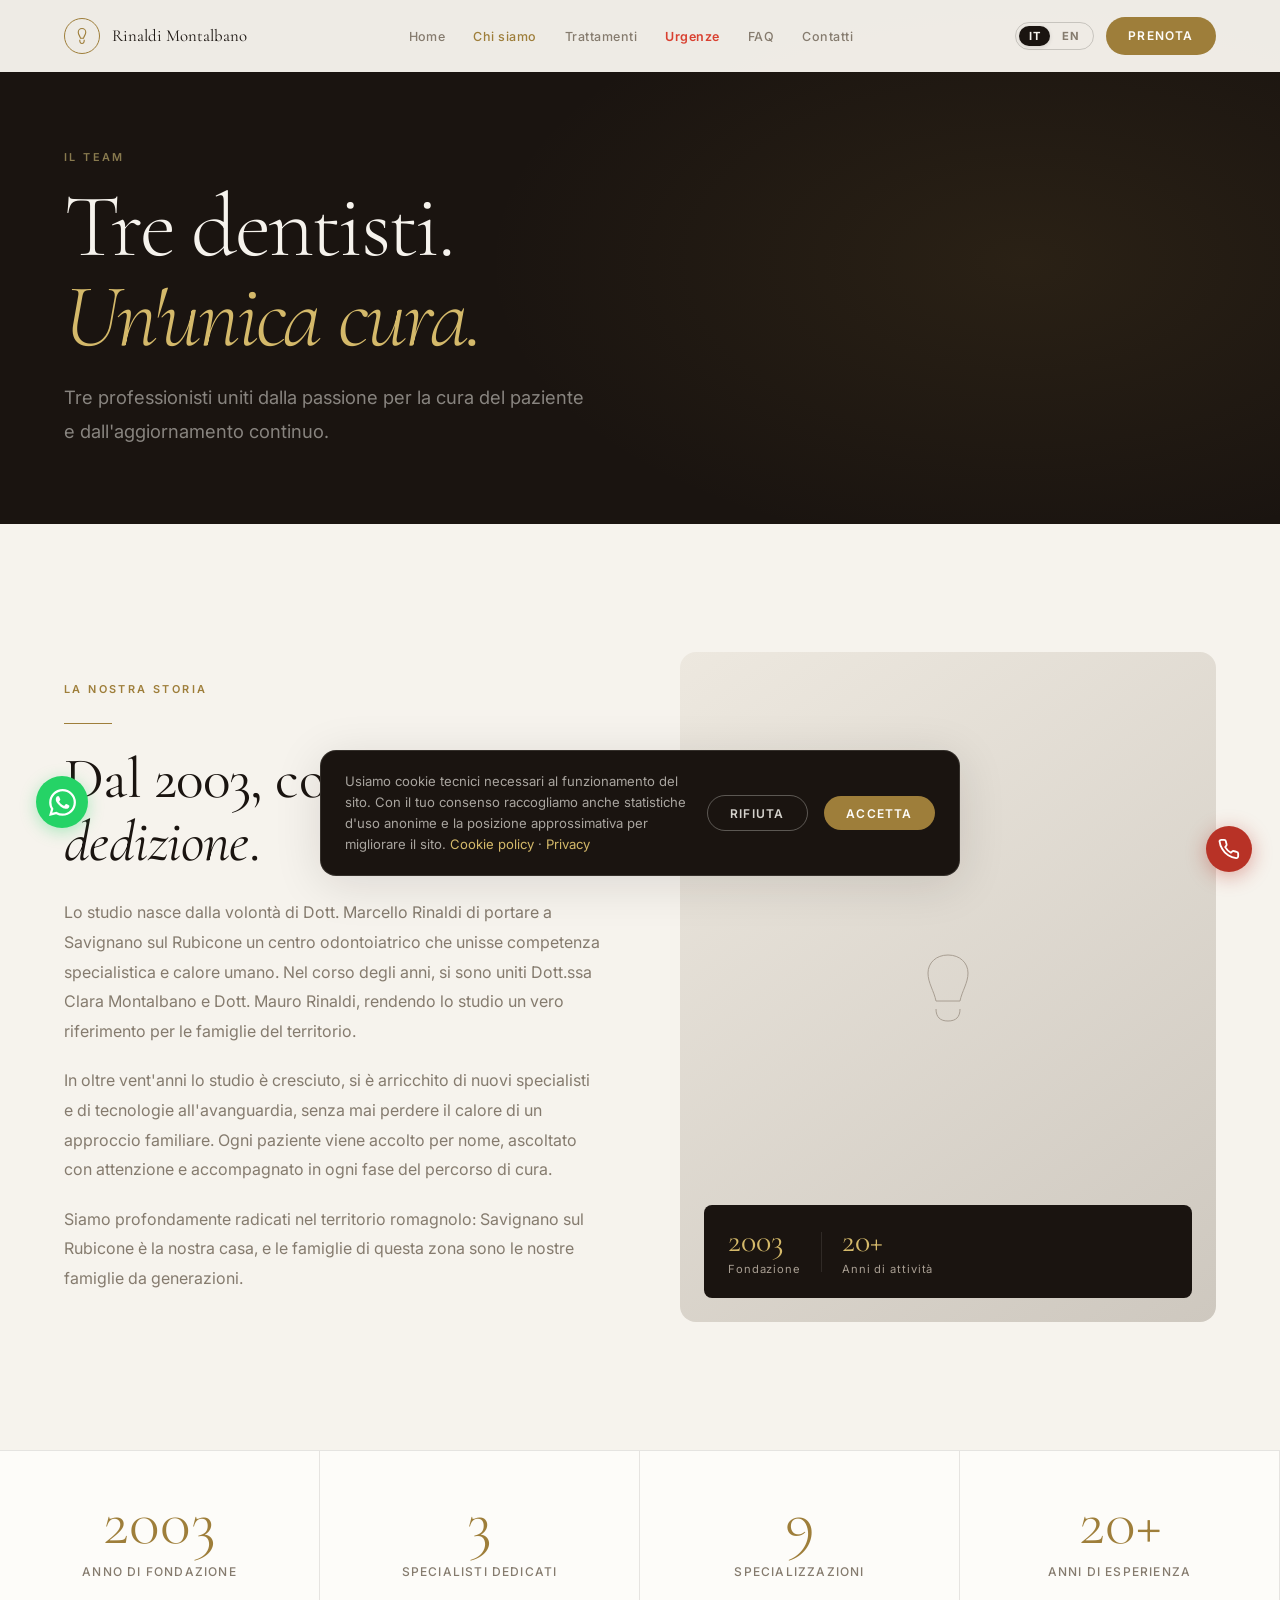
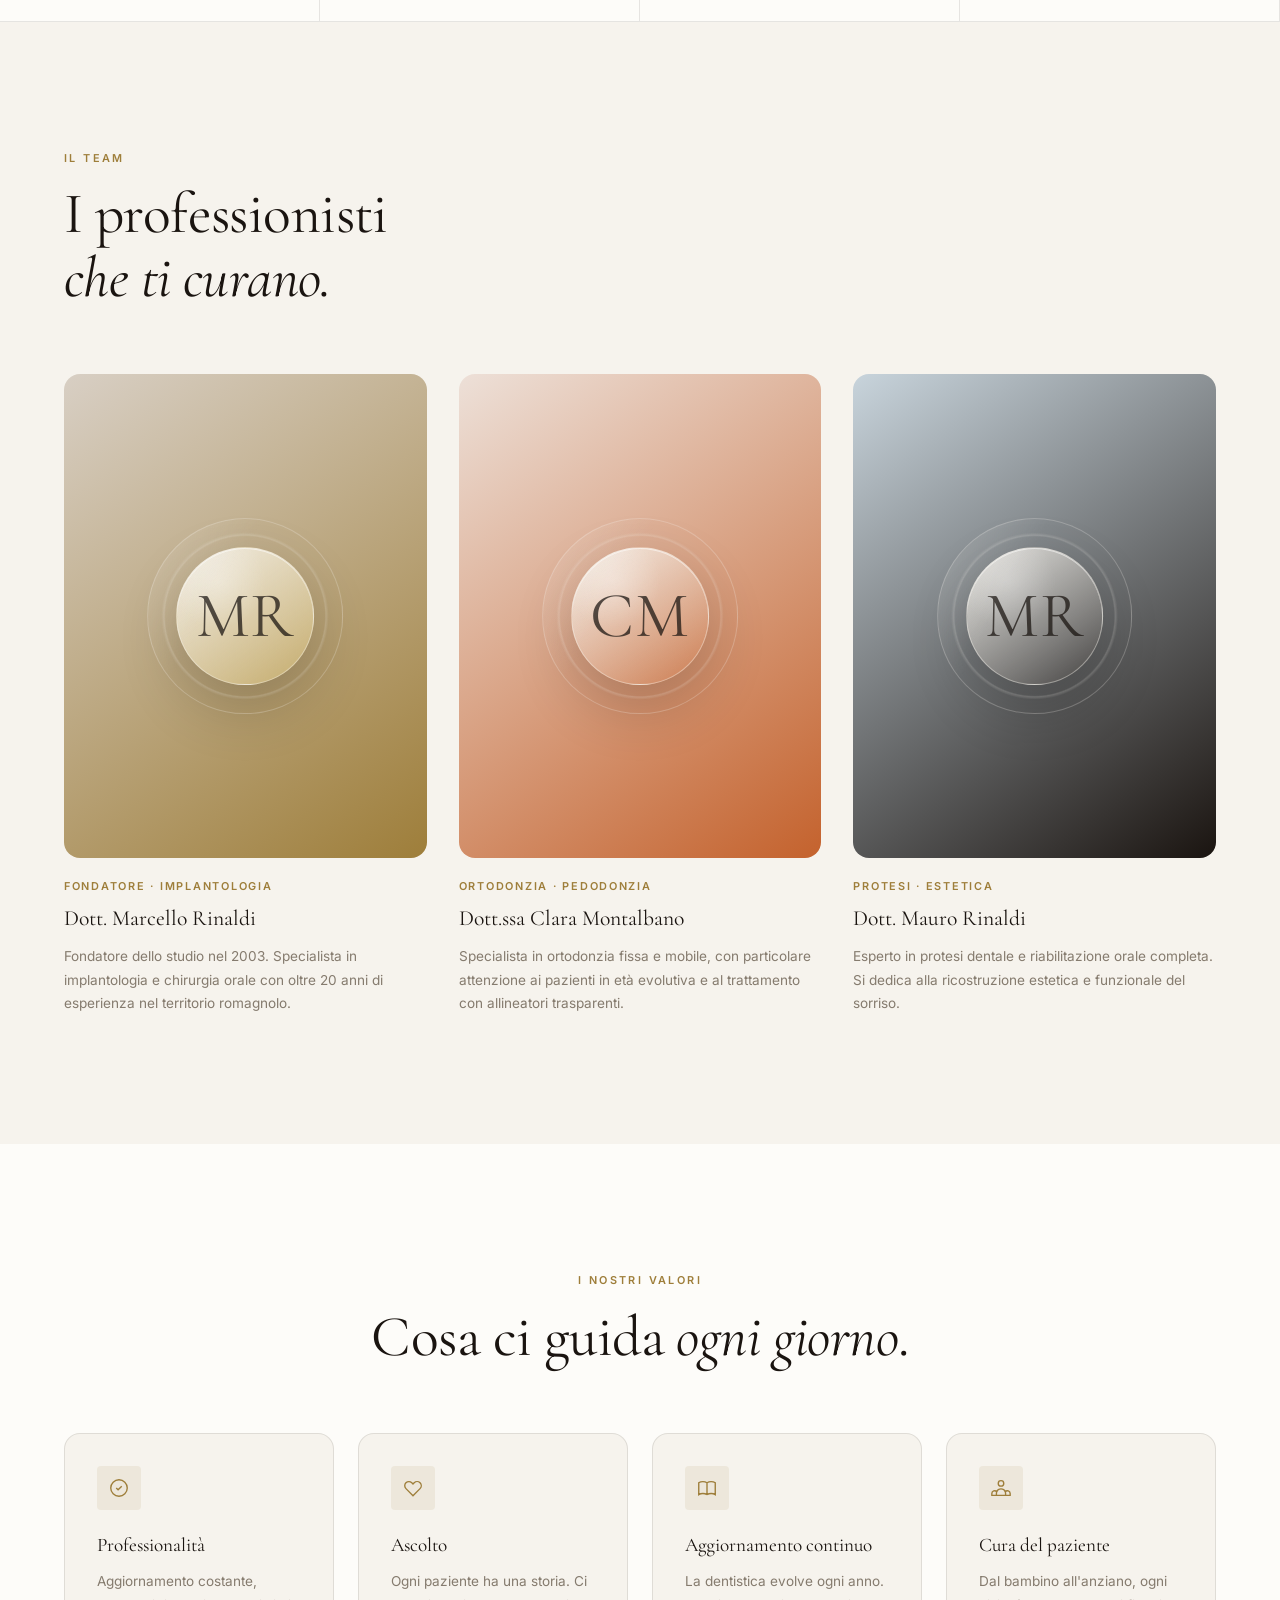
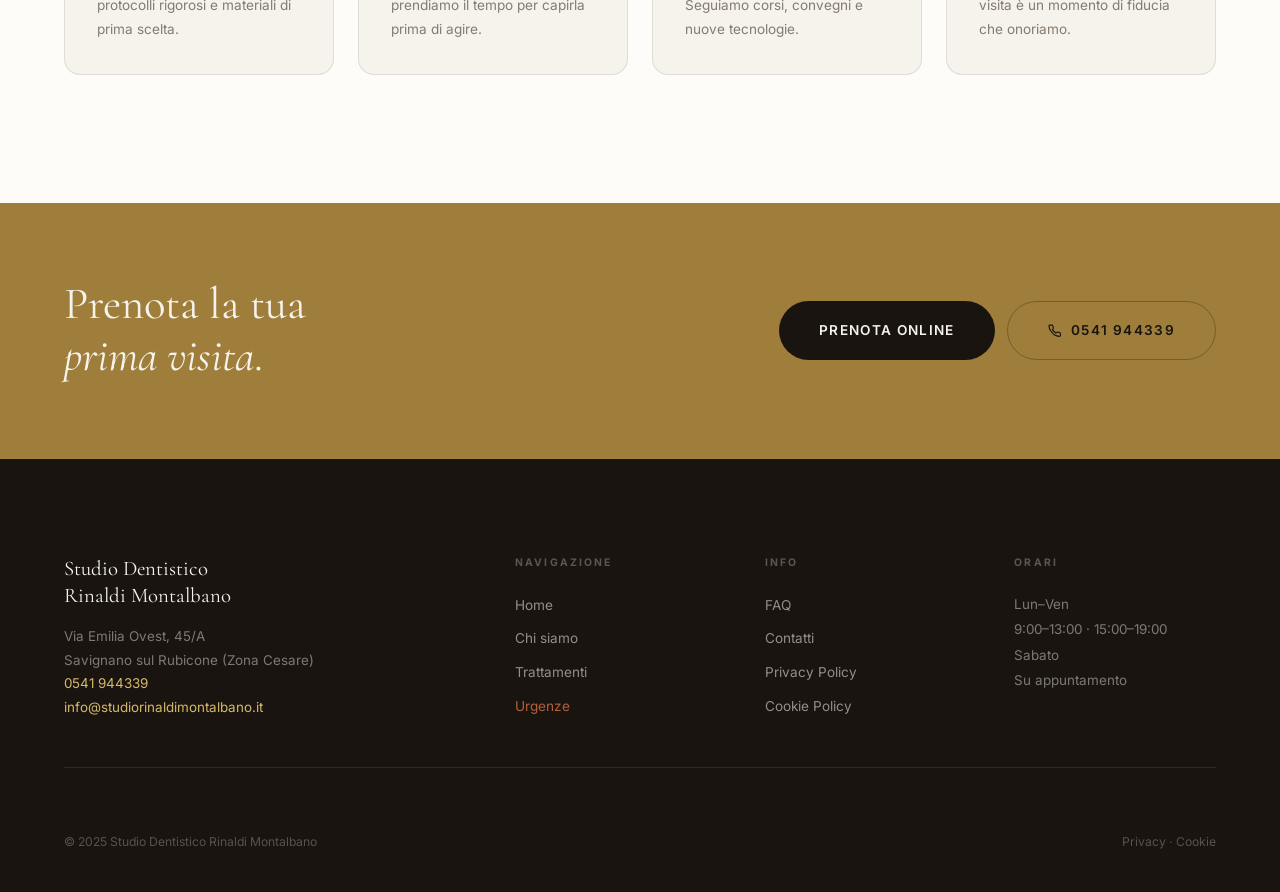
<file: chi-siamo.html>
<!DOCTYPE html>
<html lang="it">
<head>
<meta charset="UTF-8"/>
<meta name="viewport" content="width=device-width, initial-scale=1.0"/>
<link rel="icon" href="assets/images/favicon.svg" type="image/svg+xml"/>
<title>Chi siamo — Studio Dentistico Rinaldi Montalbano</title>
<meta name="description" content="Conosci il team dello Studio Dentistico Rinaldi Montalbano: Dott. Marcello Rinaldi, Dott.ssa Clara Montalbano e Dott. Mauro Rinaldi. Tre specialisti, un'unica cura da oltre 20 anni a Savignano sul Rubicone."/>
<link rel="canonical" href="https://studio-rinaldi-montalbano.vercel.app/chi-siamo.html"/>
<meta property="og:type" content="website"/>
<meta property="og:site_name" content="Studio Dentistico Rinaldi Montalbano"/>
<meta property="og:locale" content="it_IT"/>
<meta property="og:title" content="Chi siamo — Studio Dentistico Rinaldi Montalbano"/>
<meta property="og:description" content="Conosci il team: Dott. Marcello Rinaldi, Dott.ssa Clara Montalbano e Dott. Mauro Rinaldi. Tre specialisti, un'unica cura a Savignano sul Rubicone."/>
<meta property="og:url" content="https://studio-rinaldi-montalbano.vercel.app/chi-siamo.html"/>
<meta property="og:image" content="https://studio-rinaldi-montalbano.vercel.app/og-image.png"/>
<meta name="twitter:card" content="summary_large_image"/>
<link rel="preconnect" href="https://fonts.googleapis.com"/>
<link rel="preconnect" href="https://fonts.gstatic.com" crossorigin/>
<link href="https://fonts.googleapis.com/css2?family=Cormorant+Garamond:ital,wght@0,300;0,400;0,500;0,600;1,300;1,400;1,500;1,600&family=Inter:wght@300;400;500;600;700&display=swap" rel="stylesheet"/>
<link rel="stylesheet" href="assets/css/variables.css"/>
<link rel="stylesheet" href="assets/css/base.css"/>
<link rel="stylesheet" href="assets/css/components.css"/>
<link rel="stylesheet" href="assets/css/utilities.css"/>
<style>
  @media (max-width: 860px) { .storia-grid { grid-template-columns: 1fr !important; gap: 2.5rem !important; } }
  @media (max-width: 760px) { .values-grid { grid-template-columns: 1fr 1fr !important; } }
  @media (max-width: 480px) { .values-grid { grid-template-columns: 1fr !important; } }
</style>
</head>
<body>

<!-- NAV -->
<nav class="nav scrolled" id="main-nav">
  <div class="nav-inner">
    <a href="index.html" class="nav-logo">
      <div class="nav-logo-mark"><svg viewBox="0 0 24 24" fill="none" stroke="currentColor" stroke-width="1.5"><path d="M12 2C9 2 7 4.5 7 7c0 3 2.5 5.5 3 8h4c.5-2.5 3-5 3-8 0-2.5-2-5-5-5z"/><path d="M9 17c0 3 1.5 5 3 5s3-2 3-5"/></svg></div>
      <div class="nav-logo-text">Rinaldi Montalbano</div>
    </a>
    <ul class="nav-links">
      <li><a href="index.html">Home</a></li>
      <li><a href="chi-siamo.html">Chi siamo</a></li>
      <li><a href="trattamenti.html">Trattamenti</a></li>
      <li><a href="urgenze.html" class="urgent">Urgenze</a></li>
      <li><a href="domande-frequenti.html">FAQ</a></li>
      <li><a href="contatti.html">Contatti</a></li>
    </ul>
    <div class="nav-right">
      <div class="nav-lang"><button data-lang-btn="it" class="is-active">IT</button><button data-lang-btn="en">EN</button></div>
      <a href="contatti.html" class="btn btn-gold btn-sm nav-cta-btn">Prenota</a>
      <button class="nav-burger" id="nav-burger" aria-label="Menu"><span></span><span></span><span></span></button>
    </div>
  </div>
</nav>
<div class="mob-nav" id="mob-nav">
  <div class="mob-overlay" id="mob-overlay"></div>
  <div class="mob-drawer">
    <button class="mob-close-btn" id="mob-close"><svg viewBox="0 0 24 24" fill="none" stroke="currentColor" stroke-width="2" width="18" height="18"><path d="M18 6L6 18M6 6l12 12"/></svg></button>
    <ul class="mob-links">
      <li><a href="index.html">Home</a></li>
      <li><a href="chi-siamo.html">Chi siamo</a></li>
      <li><a href="trattamenti.html">Trattamenti</a></li>
      <li><a href="urgenze.html" class="urgent">Urgenze</a></li>
      <li><a href="domande-frequenti.html">FAQ</a></li>
      <li><a href="contatti.html">Contatti</a></li>
    </ul>
    <div class="mob-footer">
      <div class="mob-lang-row"><button data-lang-btn="it" class="is-active">Italiano</button><button data-lang-btn="en">English</button></div>
      <a href="contatti.html" class="btn btn-gold" style="justify-content:center">Prenota appuntamento</a>
    </div>
  </div>
</div>

<!-- PAGE HERO -->
<div class="page-hero">
  <div class="page-hero-inner">
    <span class="eyebrow reveal" data-i18n="team.ph.eyebrow">Il team</span>
    <h1 class="reveal reveal-delay-1" data-i18n-html="team.ph.h1">Tre dentisti.<br><em>Un'unica cura.</em></h1>
    <p class="lead reveal reveal-delay-2" data-i18n="team.ph.lead">Da oltre vent'anni, tre professionisti condividono uno spazio, una filosofia e un obiettivo: prendersi cura della salute orale di ogni paziente come se fosse di famiglia.</p>
  </div>
</div>

<!-- STORIA -->
<section class="section bg-cream">
  <div class="container">
    <div class="storia-grid" style="display:grid;grid-template-columns:1fr 1fr;gap:5rem;align-items:center">
      <div class="reveal">
        <span class="eyebrow" style="display:block;margin-bottom:1rem" data-i18n="team.history.eyebrow">La nostra storia</span>
        <div class="divider"></div>
        <h2 class="display" style="color:var(--deep);margin-bottom:1.5rem" data-i18n-html="team.history.title">Nati qui,<br><em>cresciuti con voi.</em></h2>
        <p style="font-size:1rem;color:var(--stone);line-height:1.85;margin-bottom:1.25rem" data-i18n="team.history.p1">Lo studio nasce nel <strong style="color:var(--deep)">2003</strong> per volontà del Dott. Marcello Rinaldi, con una convinzione semplice e radicata: la salute dentale deve essere cura accessibile, umana e di qualità per tutti.</p>
        <p style="font-size:1rem;color:var(--stone);line-height:1.85;margin-bottom:1.25rem" data-i18n="team.history.p2">In oltre vent'anni lo studio è cresciuto, si è arricchito di nuovi specialisti e di tecnologie all'avanguardia, senza mai perdere il calore di un approccio familiare. Ogni paziente viene accolto per nome, ascoltato con attenzione e accompagnato in ogni fase del percorso di cura.</p>
        <p style="font-size:1rem;color:var(--stone);line-height:1.85" data-i18n="team.history.p3">Siamo profondamente radicati nel territorio romagnolo: Savignano sul Rubicone è la nostra casa, e le famiglie di questa zona sono le nostre famiglie da generazioni.</p>
      </div>
      <div class="reveal reveal-delay-1">
        <div style="background:linear-gradient(145deg,var(--warm) 0%,var(--stone-3) 100%);border-radius:var(--r-lg);aspect-ratio:4/5;display:grid;place-items:center;position:relative;overflow:hidden">
          <svg viewBox="0 0 80 80" fill="none" stroke="currentColor" stroke-width="1" width="80" height="80" style="color:var(--stone-2)">
            <path d="M40 8C28 8 20 16 20 26c0 10 6 18 8 28h24c2-10 8-18 8-28 0-10-8-18-20-18z"/>
            <path d="M28 62c0 8 4 12 12 12s12-4 12-12"/>
          </svg>
          <div style="position:absolute;bottom:1.5rem;left:1.5rem;right:1.5rem;background:var(--deep);color:var(--cream);padding:1.25rem 1.5rem;border-radius:var(--r);display:flex;align-items:center;gap:1.25rem">
            <div>
              <div style="font-family:var(--f-display);font-size:2rem;line-height:1;color:var(--gold-light)">2003</div>
              <div style="font-size:0.7rem;letter-spacing:0.08em;color:var(--stone-2);margin-top:0.2rem">Fondazione</div>
            </div>
            <div style="width:1px;height:40px;background:rgba(246,243,237,0.1)"></div>
            <div>
              <div style="font-family:var(--f-display);font-size:2rem;line-height:1;color:var(--gold-light)">20+</div>
              <div style="font-size:0.7rem;letter-spacing:0.08em;color:var(--stone-2);margin-top:0.2rem">Anni di attività</div>
            </div>
          </div>
        </div>
      </div>
    </div>
  </div>
</section>

<!-- STATS -->
<div class="stats-row bg-paper">
  <div class="stat-item reveal">
    <div class="stat-num">2003</div>
    <div class="stat-label" data-i18n="stat.year">Anno di fondazione</div>
  </div>
  <div class="stat-item reveal reveal-delay-1">
    <div class="stat-num">3</div>
    <div class="stat-label" data-i18n="stat.spec">Specialisti</div>
  </div>
  <div class="stat-item reveal reveal-delay-2">
    <div class="stat-num">9</div>
    <div class="stat-label" data-i18n="stat.serv">Trattamenti</div>
  </div>
  <div class="stat-item reveal reveal-delay-3">
    <div class="stat-num">20+</div>
    <div class="stat-label" data-i18n="stat.exp">Anni di esperienza</div>
  </div>
</div>

<!-- TEAM -->
<section class="section bg-cream">
  <div class="container">
    <div style="margin-bottom:4rem">
      <span class="eyebrow reveal" style="display:block;margin-bottom:1rem" data-i18n="team.section.eyebrow">Il team</span>
      <h2 class="display reveal reveal-delay-1" style="color:var(--deep)" data-i18n-html="team.section.title">I professionisti<br><em>che ti curano.</em></h2>
    </div>
    <div class="team-grid" data-team-list data-bio="long">

      <div class="team-card reveal">
        <div class="team-photo" style="background:linear-gradient(145deg,#D8CFC4 0%,#9E7E3A 100%)">
          <div class="team-photo-bg">
            <svg viewBox="0 0 24 24" fill="none" stroke="currentColor" stroke-width="1"><path d="M20 21v-2a4 4 0 00-4-4H8a4 4 0 00-4 4v2"/><circle cx="12" cy="7" r="4"/></svg>
          </div>
        </div>
        <div class="team-tag" data-i18n="team.1.tag">Fondatore · Implantologia &amp; Chirurgia Orale</div>
        <h3>Dott. Marcello Rinaldi</h3>
        <p data-i18n="team.1.bio">Fondatore dello studio nel 2003, il Dott. Marcello Rinaldi è specialista in implantologia e chirurgia orale con oltre vent'anni di esperienza clinica. Cresciuto e formatosi nel territorio romagnolo, porta in ogni intervento la precisione della specializzazione e il calore di chi conosce i propri pazienti da una vita. È il punto di riferimento per i casi più complessi di chirurgia implantologica, con un approccio diretto, trasparente e sempre orientato al benessere del paziente.</p>
      </div>

      <div class="team-card reveal reveal-delay-1">
        <div class="team-photo" style="background:linear-gradient(145deg,#EDE0D8 0%,#C4622D 100%)">
          <div class="team-photo-bg">
            <svg viewBox="0 0 24 24" fill="none" stroke="currentColor" stroke-width="1"><path d="M20 21v-2a4 4 0 00-4-4H8a4 4 0 00-4 4v2"/><circle cx="12" cy="7" r="4"/></svg>
          </div>
        </div>
        <div class="team-tag" data-i18n="team.2.tag">Ortodonzia · Allineatori · Pedodonzia</div>
        <h3>Dott.ssa Clara Montalbano</h3>
        <p data-i18n="team.2.bio">Specialista in ortodonzia fissa e mobile, la Dott.ssa Clara Montalbano si distingue per la competenza con gli allineatori trasparenti e per la cura particolare riservata alla pedodonzia. Il suo approccio gentile e rassicurante la rende il riferimento per i pazienti più giovani e per le famiglie che cercano un dentista capace di mettere a proprio agio anche i bambini più timorosi. Porta avanti la propria formazione con costanza, aggiornandosi sulle tecniche ortodontiche più innovative.</p>
      </div>

      <div class="team-card reveal reveal-delay-2">
        <div class="team-photo" style="background:linear-gradient(145deg,#C8D4DC 0%,#1A1410 100%)">
          <div class="team-photo-bg">
            <svg viewBox="0 0 24 24" fill="none" stroke="currentColor" stroke-width="1"><path d="M20 21v-2a4 4 0 00-4-4H8a4 4 0 00-4 4v2"/><circle cx="12" cy="7" r="4"/></svg>
          </div>
        </div>
        <div class="team-tag" data-i18n="team.3.tag">Protesi · Riabilitazione · Estetica</div>
        <h3>Dott. Mauro Rinaldi</h3>
        <p data-i18n="team.3.bio">Il Dott. Mauro Rinaldi è lo specialista dello studio in protesi dentale, riabilitazione orale completa ed estetica del sorriso. Con un occhio attento alle proporzioni e ai dettagli, trasforma sorrisi compromessi in nuove identità utilizzando materiali all'avanguardia e tecnologie digitali per garantire precisione e durata. La sua passione per l'estetica dentale si fonde con una solida competenza clinica, rendendo ogni riabilitazione un progetto su misura per il singolo paziente.</p>
      </div>

    </div>
  </div>
</section>

<!-- VALUES -->
<section class="section bg-paper">
  <div class="container">
    <div style="text-align:center;margin-bottom:4rem">
      <span class="eyebrow reveal" style="display:block;margin-bottom:1rem" data-i18n="team.values.eyebrow">I nostri valori</span>
      <h2 class="display reveal reveal-delay-1" style="color:var(--deep)" data-i18n-html="team.values.title">Quello che ci guida<br><em>ogni giorno.</em></h2>
    </div>
    <div class="values-grid" style="display:grid;grid-template-columns:repeat(4,1fr);gap:1.5rem">

      <div class="reveal" style="padding:2rem;border-radius:var(--r-lg);background:var(--cream);border:1px solid var(--line)">
        <div style="width:44px;height:44px;border-radius:var(--r-sm);background:rgba(158,126,58,0.1);display:grid;place-items:center;margin-bottom:1.25rem">
          <svg viewBox="0 0 24 24" fill="none" stroke="currentColor" stroke-width="1.5" width="22" height="22" style="color:var(--gold)"><path d="M9 12l2 2 4-4m6 2a9 9 0 11-18 0 9 9 0 0118 0z"/></svg>
        </div>
        <h3 style="font-family:var(--f-display);font-size:1.2rem;font-weight:400;color:var(--deep);margin-bottom:0.6rem" data-i18n="team.v1.title">Professionalità</h3>
        <p style="font-size:0.85rem;color:var(--stone);line-height:1.75" data-i18n="team.v1.desc">Ogni intervento è eseguito con rigore scientifico, aggiornamento costante e materiali certificati. La qualità non è un optional, è il nostro standard quotidiano.</p>
      </div>

      <div class="reveal reveal-delay-1" style="padding:2rem;border-radius:var(--r-lg);background:var(--cream);border:1px solid var(--line)">
        <div style="width:44px;height:44px;border-radius:var(--r-sm);background:rgba(158,126,58,0.1);display:grid;place-items:center;margin-bottom:1.25rem">
          <svg viewBox="0 0 24 24" fill="none" stroke="currentColor" stroke-width="1.5" width="22" height="22" style="color:var(--gold)"><path d="M4.318 6.318a4.5 4.5 0 000 6.364L12 20.364l7.682-7.682a4.5 4.5 0 00-6.364-6.364L12 7.636l-1.318-1.318a4.5 4.5 0 00-6.364 0z"/></svg>
        </div>
        <h3 style="font-family:var(--f-display);font-size:1.2rem;font-weight:400;color:var(--deep);margin-bottom:0.6rem" data-i18n="team.v2.title">Ascolto</h3>
        <p style="font-size:0.85rem;color:var(--stone);line-height:1.75" data-i18n="team.v2.desc">Prima di agire, ascoltiamo. Ogni paziente porta con sé una storia, delle preoccupazioni e delle aspettative. Il nostro punto di partenza è sempre la persona, non la diagnosi.</p>
      </div>

      <div class="reveal reveal-delay-2" style="padding:2rem;border-radius:var(--r-lg);background:var(--cream);border:1px solid var(--line)">
        <div style="width:44px;height:44px;border-radius:var(--r-sm);background:rgba(158,126,58,0.1);display:grid;place-items:center;margin-bottom:1.25rem">
          <svg viewBox="0 0 24 24" fill="none" stroke="currentColor" stroke-width="1.5" width="22" height="22" style="color:var(--gold)"><path d="M12 6.253v13m0-13C10.832 5.477 9.246 5 7.5 5S4.168 5.477 3 6.253v13C4.168 18.477 5.754 18 7.5 18s3.332.477 4.5 1.253m0-13C13.168 5.477 14.754 5 16.5 5c1.747 0 3.332.477 4.5 1.253v13C19.832 18.477 18.247 18 16.5 18c-1.746 0-3.332.477-4.5 1.253"/></svg>
        </div>
        <h3 style="font-family:var(--f-display);font-size:1.2rem;font-weight:400;color:var(--deep);margin-bottom:0.6rem" data-i18n="team.v3.title">Aggiornamento continuo</h3>
        <p style="font-size:0.85rem;color:var(--stone);line-height:1.75" data-i18n="team.v3.desc">L'odontoiatria evolve rapidamente. Investiamo in formazione, tecnologie e nuove metodiche per offrire sempre il meglio che la medicina dentale ha da dare.</p>
      </div>

      <div class="reveal reveal-delay-3" style="padding:2rem;border-radius:var(--r-lg);background:var(--cream);border:1px solid var(--line)">
        <div style="width:44px;height:44px;border-radius:var(--r-sm);background:rgba(158,126,58,0.1);display:grid;place-items:center;margin-bottom:1.25rem">
          <svg viewBox="0 0 24 24" fill="none" stroke="currentColor" stroke-width="1.5" width="22" height="22" style="color:var(--gold)"><path d="M17 20h5v-2a3 3 0 00-5.356-1.857M17 20H7m10 0v-2c0-.656-.126-1.283-.356-1.857M7 20H2v-2a3 3 0 015.356-1.857M7 20v-2c0-.656.126-1.283.356-1.857m0 0a5.002 5.002 0 019.288 0M15 7a3 3 0 11-6 0 3 3 0 016 0z"/></svg>
        </div>
        <h3 style="font-family:var(--f-display);font-size:1.2rem;font-weight:400;color:var(--deep);margin-bottom:0.6rem" data-i18n="team.v4.title">Cura del paziente</h3>
        <p style="font-size:0.85rem;color:var(--stone);line-height:1.75" data-i18n="team.v4.desc">Non ci fermiamo alla seduta. Seguiamo i nostri pazienti nel tempo, con richiami, controlli preventivi e una presenza costante che va ben oltre il singolo appuntamento.</p>
      </div>

    </div>
  </div>
</section>

<!-- CTA BAND -->
<div class="cta-band">
  <div class="cta-band-inner">
    <h2 class="reveal" data-i18n-html="cta.title">Vieni a conoscerci<br><em>di persona.</em></h2>
    <div class="cta-band-actions reveal reveal-delay-1">
      <a href="contatti.html" class="btn btn-dark btn-lg" data-i18n="cta.book">Prenota una visita</a>
      <a href="tel:0541944339" class="btn btn-lg" style="background:transparent;border:1.5px solid rgba(26,20,16,0.3);color:var(--deep)">
        <svg viewBox="0 0 24 24" fill="none" stroke="currentColor" stroke-width="2" width="16" height="16"><path d="M22 16.92v3a2 2 0 01-2.18 2 19.79 19.79 0 01-8.63-3.07A19.5 19.5 0 014.69 12 19.79 19.79 0 011.64 3.4 2 2 0 013.62 2h3a2 2 0 012 1.72c.127.96.361 1.903.7 2.81a2 2 0 01-.45 2.11L7.91 9.91a16 16 0 006.16 6.16l1.27-1.27a2 2 0 012.11-.45c.907.339 1.85.573 2.81.7A2 2 0 0122 16.92z"/></svg>
        <span data-i18n="cta.call">0541 944339</span>
      </a>
    </div>
  </div>
</div>

<!-- FOOTER -->
<footer class="footer">
  <div class="footer-grid">
    <div class="footer-brand">
      <div class="footer-brand-name">Studio Dentistico<br>Rinaldi Montalbano</div>
      <p>Via Emilia Ovest, 45/A<br>Savignano sul Rubicone (Zona Cesare)<br><a href="tel:0541944339">0541 944339</a><br><a href="mailto:info@studiorinaldimontalbano.it">info@studiorinaldimontalbano.it</a></p>
    </div>
    <div>
      <div class="footer-col-title">Navigazione</div>
      <ul class="footer-links">
        <li><a href="index.html">Home</a></li>
        <li><a href="chi-siamo.html">Chi siamo</a></li>
        <li><a href="trattamenti.html">Trattamenti</a></li>
        <li><a href="urgenze.html" class="urgent">Urgenze</a></li>
      </ul>
    </div>
    <div>
      <div class="footer-col-title">Info</div>
      <ul class="footer-links">
        <li><a href="domande-frequenti.html">FAQ</a></li>
        <li><a href="contatti.html">Contatti</a></li>
        <li><a href="privacy.html">Privacy Policy</a></li>
        <li><a href="cookie.html">Cookie Policy</a></li>
      </ul>
    </div>
    <div>
      <div class="footer-col-title">Orari</div>
      <p style="font-size:0.84rem;line-height:1.9;color:rgba(246,243,237,0.45)">Lun–Ven<br>9:00–13:00 · 15:00–19:00<br>Sabato<br>Su appuntamento</p>
    </div>
  </div>
  <div class="footer-bottom">
    <span>© 2025 Studio Dentistico Rinaldi Montalbano</span>
    <span><a href="privacy.html">Privacy</a> · <a href="cookie.html">Cookie</a></span>
  </div>
</footer>
<a href="tel:0541944339" class="phone-float" aria-label="Chiama"><svg class="phone-float-icon" viewBox="0 0 24 24" fill="none" stroke="currentColor" stroke-width="2"><path d="M22 16.92v3a2 2 0 01-2.18 2 19.79 19.79 0 01-8.63-3.07A19.5 19.5 0 014.69 12 19.79 19.79 0 011.64 3.4 2 2 0 013.62 2h3a2 2 0 012 1.72c.127.96.361 1.903.7 2.81a2 2 0 01-.45 2.11L7.91 9.91a16 16 0 006.16 6.16l1.27-1.27a2 2 0 012.11-.45c.907.339 1.85.573 2.81.7A2 2 0 0122 16.92z"/></svg><span class="phone-float-label">0541 944339</span></a>
<div class="cookie-bar" id="cookie-bar"><p id="cookie-p">Utilizziamo cookie tecnici. <a href="cookie.html">Cookie policy</a> · <a href="privacy.html">Privacy</a></p><button class="btn btn-gold btn-sm" id="cookie-ok">Accetta</button></div>
<script src="assets/js/config.js"></script>
<script src="assets/js/i18n.js"></script>
<script src="assets/js/team.js"></script>
<script src="assets/js/analytics.js"></script>
<script src="assets/js/main.js"></script>
</body>
</html>
</file>
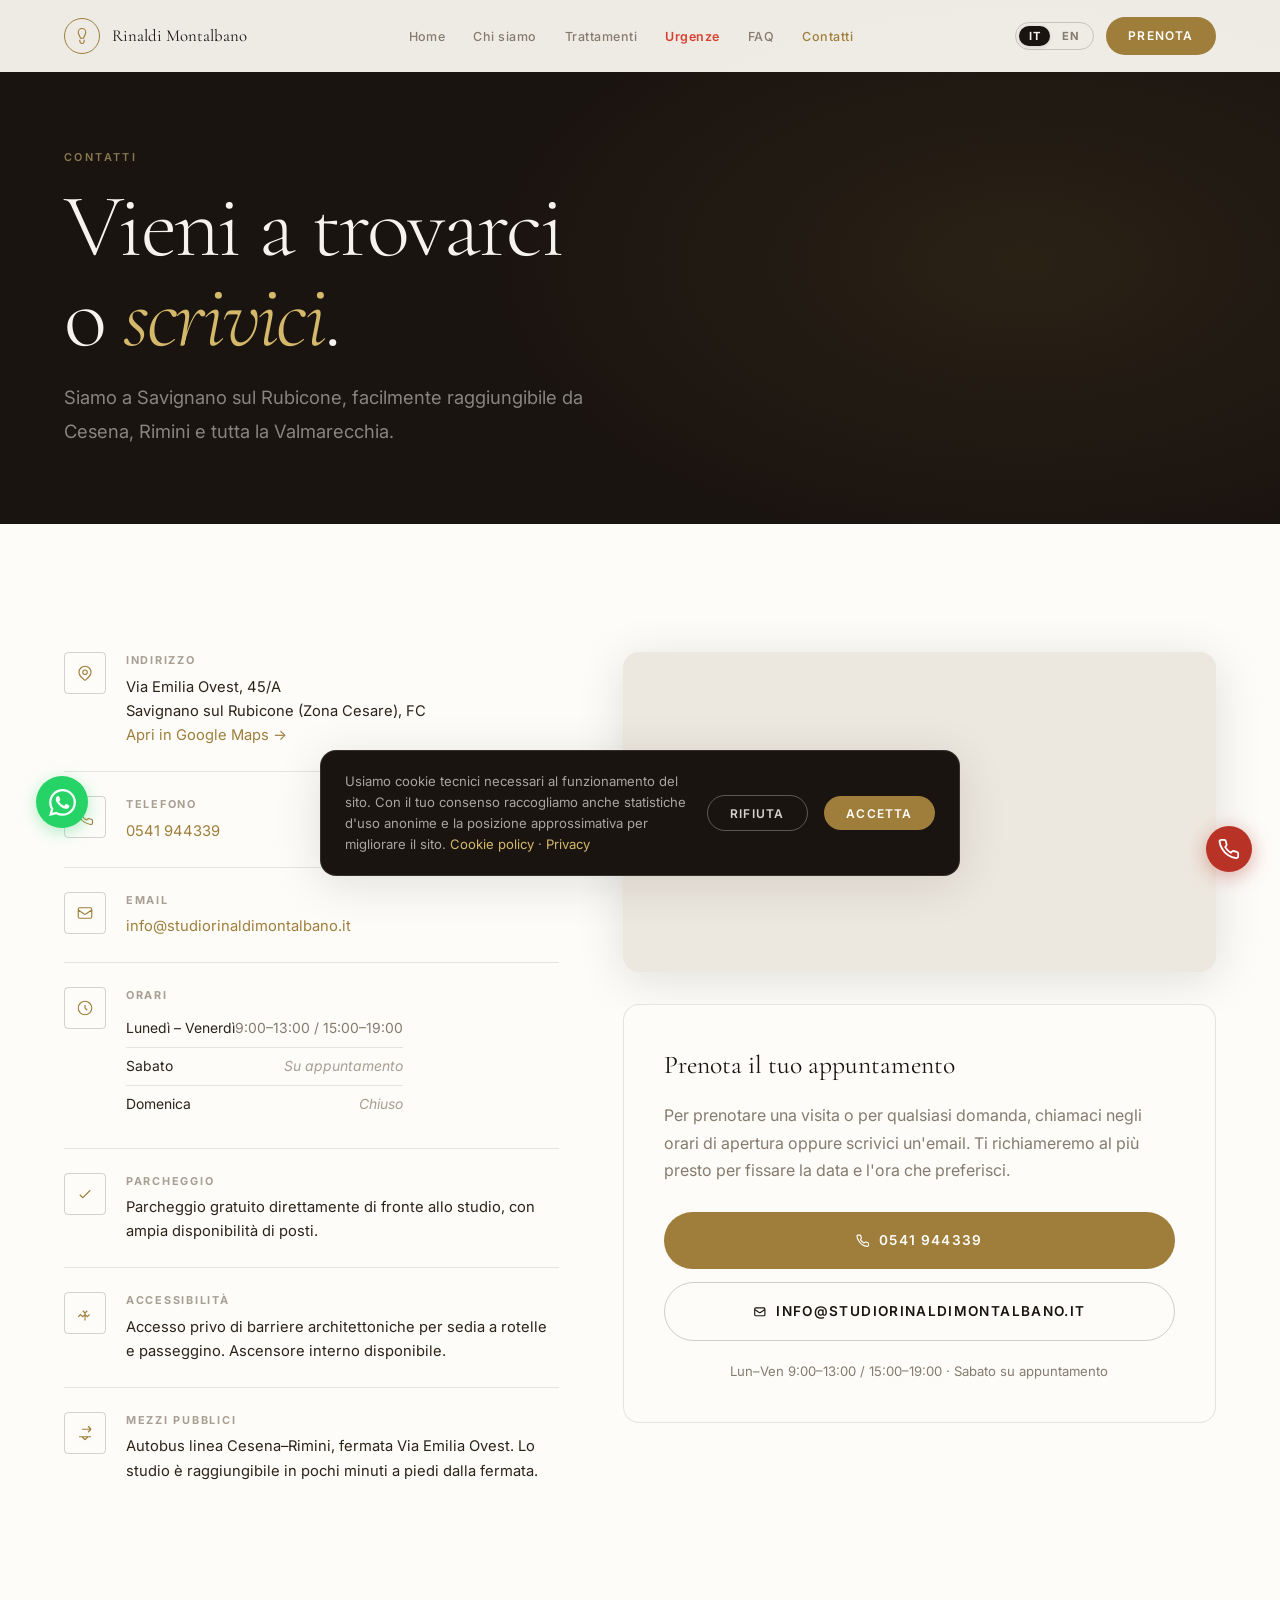
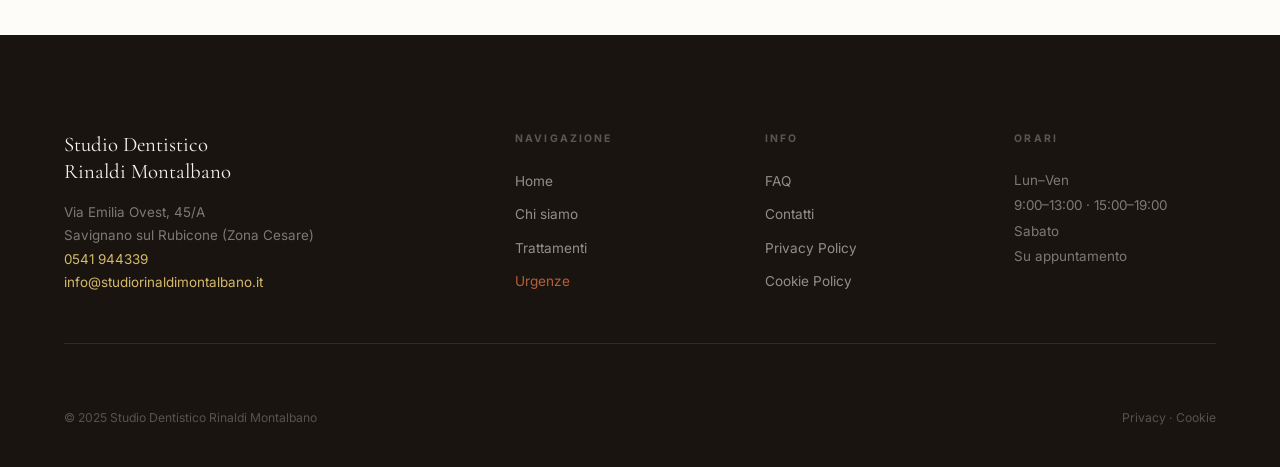
<file: contatti.html>
<!DOCTYPE html>
<html lang="it">
<head>
<meta charset="UTF-8"/>
<meta name="viewport" content="width=device-width, initial-scale=1.0"/>
<link rel="icon" href="assets/images/favicon.svg" type="image/svg+xml"/>
<title>Contatti — Studio Dentistico Rinaldi Montalbano</title>
<meta name="description" content="Contatta lo Studio Dentistico Rinaldi Montalbano a Savignano sul Rubicone. Prenota un appuntamento online o chiamaci al 0541 944339."/>
<link rel="canonical" href="https://studio-rinaldi-montalbano.vercel.app/contatti.html"/>
<meta property="og:type" content="website"/>
<meta property="og:site_name" content="Studio Dentistico Rinaldi Montalbano"/>
<meta property="og:locale" content="it_IT"/>
<meta property="og:title" content="Contatti — Studio Dentistico Rinaldi Montalbano"/>
<meta property="og:description" content="Vieni a trovarci a Savignano sul Rubicone o scrivici. Prenota un appuntamento o chiamaci al 0541 944339."/>
<meta property="og:url" content="https://studio-rinaldi-montalbano.vercel.app/contatti.html"/>
<meta property="og:image" content="https://studio-rinaldi-montalbano.vercel.app/og-image.png"/>
<meta name="twitter:card" content="summary_large_image"/>
<link rel="preconnect" href="https://fonts.googleapis.com"/>
<link rel="preconnect" href="https://fonts.gstatic.com" crossorigin/>
<link href="https://fonts.googleapis.com/css2?family=Cormorant+Garamond:ital,wght@0,300;0,400;0,500;0,600;1,300;1,400;1,500;1,600&family=Inter:wght@300;400;500;600;700&display=swap" rel="stylesheet"/>
<link rel="stylesheet" href="assets/css/variables.css"/>
<link rel="stylesheet" href="assets/css/base.css"/>
<link rel="stylesheet" href="assets/css/components.css"/>
<link rel="stylesheet" href="assets/css/utilities.css"/>
</head>
<body>

<!-- NAV -->
<nav class="nav scrolled" id="main-nav">
  <div class="nav-inner">
    <a href="index.html" class="nav-logo">
      <div class="nav-logo-mark"><svg viewBox="0 0 24 24" fill="none" stroke="currentColor" stroke-width="1.5"><path d="M12 2C9 2 7 4.5 7 7c0 3 2.5 5.5 3 8h4c.5-2.5 3-5 3-8 0-2.5-2-5-5-5z"/><path d="M9 17c0 3 1.5 5 3 5s3-2 3-5"/></svg></div>
      <div class="nav-logo-text">Rinaldi Montalbano</div>
    </a>
    <ul class="nav-links">
      <li><a href="index.html">Home</a></li>
      <li><a href="chi-siamo.html">Chi siamo</a></li>
      <li><a href="trattamenti.html">Trattamenti</a></li>
      <li><a href="urgenze.html" class="urgent">Urgenze</a></li>
      <li><a href="domande-frequenti.html">FAQ</a></li>
      <li><a href="contatti.html">Contatti</a></li>
    </ul>
    <div class="nav-right">
      <div class="nav-lang"><button data-lang-btn="it" class="is-active">IT</button><button data-lang-btn="en">EN</button></div>
      <a href="contatti.html" class="btn btn-gold btn-sm nav-cta-btn">Prenota</a>
      <button class="nav-burger" id="nav-burger" aria-label="Menu"><span></span><span></span><span></span></button>
    </div>
  </div>
</nav>
<div class="mob-nav" id="mob-nav">
  <div class="mob-overlay" id="mob-overlay"></div>
  <div class="mob-drawer">
    <button class="mob-close-btn" id="mob-close"><svg viewBox="0 0 24 24" fill="none" stroke="currentColor" stroke-width="2" width="18" height="18"><path d="M18 6L6 18M6 6l12 12"/></svg></button>
    <ul class="mob-links">
      <li><a href="index.html">Home</a></li>
      <li><a href="chi-siamo.html">Chi siamo</a></li>
      <li><a href="trattamenti.html">Trattamenti</a></li>
      <li><a href="urgenze.html" class="urgent">Urgenze</a></li>
      <li><a href="domande-frequenti.html">FAQ</a></li>
      <li><a href="contatti.html">Contatti</a></li>
    </ul>
    <div class="mob-footer">
      <div class="mob-lang-row"><button data-lang-btn="it" class="is-active">Italiano</button><button data-lang-btn="en">English</button></div>
      <a href="contatti.html" class="btn btn-gold" style="justify-content:center">Prenota appuntamento</a>
    </div>
  </div>
</div>

<!-- PAGE HERO -->
<div class="page-hero">
  <div class="page-hero-inner">
    <span class="eyebrow reveal" data-i18n="contact.ph.eyebrow">Contatti</span>
    <h1 class="reveal reveal-delay-1" data-i18n-html="contact.ph.h1">Vieni a trovarci<br>o <em>scrivici</em>.</h1>
    <p class="lead reveal reveal-delay-2" data-i18n="contact.ph.lead">Siamo a Savignano sul Rubicone, facilmente raggiungibili dalla Via Emilia. Prenota un appuntamento o mandaci un messaggio: ti risponderemo al più presto.</p>
  </div>
</div>

<!-- CONTACT GRID -->
<section class="section bg-paper">
  <div class="container">
    <div class="contact-grid">

      <!-- LEFT: info + hours -->
      <div class="reveal">

        <div class="contact-info-item">
          <div class="c-icon">
            <svg viewBox="0 0 24 24" fill="none" stroke="currentColor" stroke-width="1.5"><path d="M17.657 16.657L13.414 20.9a1.998 1.998 0 01-2.827 0l-4.244-4.243a8 8 0 1111.314 0z"/><path d="M15 11a3 3 0 11-6 0 3 3 0 016 0z"/></svg>
          </div>
          <div>
            <div class="c-label" data-i18n="contact.label.addr">Indirizzo</div>
            <div class="c-value">Via Emilia Ovest, 45/A<br>Savignano sul Rubicone (Zona Cesare), FC<br><a href="https://maps.google.com/?q=Via+Emilia+Ovest+45/A+Savignano+sul+Rubicone" target="_blank" rel="noopener">Apri in Google Maps →</a></div>
          </div>
        </div>

        <div class="contact-info-item">
          <div class="c-icon">
            <svg viewBox="0 0 24 24" fill="none" stroke="currentColor" stroke-width="1.5"><path d="M22 16.92v3a2 2 0 01-2.18 2 19.79 19.79 0 01-8.63-3.07A19.5 19.5 0 014.69 12 19.79 19.79 0 011.64 3.4 2 2 0 013.62 2h3a2 2 0 012 1.72c.127.96.361 1.903.7 2.81a2 2 0 01-.45 2.11L7.91 9.91a16 16 0 006.16 6.16l1.27-1.27a2 2 0 012.11-.45c.907.339 1.85.573 2.81.7A2 2 0 0122 16.92z"/></svg>
          </div>
          <div>
            <div class="c-label" data-i18n="contact.label.phone">Telefono</div>
            <div class="c-value"><a href="tel:0541944339">0541 944339</a></div>
          </div>
        </div>

        <div class="contact-info-item">
          <div class="c-icon">
            <svg viewBox="0 0 24 24" fill="none" stroke="currentColor" stroke-width="1.5"><path d="M3 8l7.89 5.26a2 2 0 002.22 0L21 8M5 19h14a2 2 0 002-2V7a2 2 0 00-2-2H5a2 2 0 00-2 2v10a2 2 0 002 2z"/></svg>
          </div>
          <div>
            <div class="c-label" data-i18n="contact.label.email">Email</div>
            <div class="c-value"><a href="mailto:info@studiorinaldimontalbano.it">info@studiorinaldimontalbano.it</a></div>
          </div>
        </div>

        <div class="contact-info-item">
          <div class="c-icon">
            <svg viewBox="0 0 24 24" fill="none" stroke="currentColor" stroke-width="1.5"><path d="M12 8v4l3 3m6-3a9 9 0 11-18 0 9 9 0 0118 0z"/></svg>
          </div>
          <div>
            <div class="c-label" data-i18n="contact.label.hours">Orari di apertura</div>
            <div class="c-value">
              <table class="hours-table">
                <tr>
                  <td data-i18n="contact.hours.monFri">Lunedì – Venerdì</td>
                  <td>9:00–13:00 / 15:00–19:00</td>
                </tr>
                <tr>
                  <td data-i18n="contact.hours.sat">Sabato</td>
                  <td class="closed" data-i18n="contact.hours.sat.val">Su appuntamento</td>
                </tr>
                <tr>
                  <td data-i18n="contact.hours.sun">Domenica</td>
                  <td class="closed" data-i18n="contact.hours.closed">Chiuso</td>
                </tr>
              </table>
            </div>
          </div>
        </div>

        <div class="contact-info-item">
          <div class="c-icon">
            <svg viewBox="0 0 24 24" fill="none" stroke="currentColor" stroke-width="1.5"><path d="M5 13l4 4L19 7"/></svg>
          </div>
          <div>
            <div class="c-label" data-i18n="contact.label.park">Parcheggio</div>
            <div class="c-value" data-i18n="contact.val.park">Parcheggio gratuito direttamente di fronte allo studio, con ampia disponibilità di posti.</div>
          </div>
        </div>

        <div class="contact-info-item">
          <div class="c-icon">
            <svg viewBox="0 0 24 24" fill="none" stroke="currentColor" stroke-width="1.5"><path d="M12 22V12m0 0l-3-3m3 3l3-3M3 17l3-3 3 3 3-3 3 3 3-3"/></svg>
          </div>
          <div>
            <div class="c-label" data-i18n="contact.label.access">Accessibilità</div>
            <div class="c-value" data-i18n="contact.val.access">Accesso privo di barriere architettoniche per sedia a rotelle e passeggino. Ascensore interno disponibile.</div>
          </div>
        </div>

        <div class="contact-info-item">
          <div class="c-icon">
            <svg viewBox="0 0 24 24" fill="none" stroke="currentColor" stroke-width="1.5"><path d="M8 7h12m0 0l-4-4m4 4l-4 4M4 17H20M16 17l-4 4m0 0l-4-4"/></svg>
          </div>
          <div>
            <div class="c-label" data-i18n="contact.label.transport">Mezzi pubblici</div>
            <div class="c-value" data-i18n="contact.val.transport">Autobus linea Cesena–Rimini, fermata Via Emilia Ovest. Lo studio è raggiungibile in pochi minuti a piedi dalla fermata.</div>
          </div>
        </div>

      </div>

      <!-- RIGHT: map + form -->
      <div class="reveal reveal-delay-1">

        <div class="map-wrap">
          <iframe src="https://www.google.com/maps?q=Via%20Emilia%20Ovest%2045%2FA%2C%20Savignano%20sul%20Rubicone%2C%20FC%2C%20Italia&output=embed" allowfullscreen="" loading="lazy" referrerpolicy="no-referrer-when-downgrade" title="Mappa Studio Dentistico Rinaldi Montalbano"></iframe>
        </div>

        <div class="form-card">
          <h2 style="font-family:var(--f-display);font-size:1.6rem;font-weight:400;color:var(--deep);margin-bottom:1rem" data-i18n="contact.cta.title">Prenota il tuo appuntamento</h2>
          <p style="color:var(--muted);line-height:1.7;margin-bottom:1.75rem" data-i18n="contact.cta.text">Per prenotare una visita o per qualsiasi domanda, chiamaci negli orari di apertura oppure scrivici un'email. Ti richiameremo al più presto per fissare la data e l'ora che preferisci.</p>
          <a href="tel:0541944339" class="btn btn-gold btn-lg" style="width:100%;justify-content:center;margin-bottom:0.85rem">
            <svg viewBox="0 0 24 24" fill="none" stroke="currentColor" stroke-width="2" width="16" height="16"><path d="M22 16.92v3a2 2 0 01-2.18 2 19.79 19.79 0 01-8.63-3.07A19.5 19.5 0 014.69 12 19.79 19.79 0 011.64 3.4 2 2 0 013.62 2h3a2 2 0 012 1.72c.127.96.361 1.903.7 2.81a2 2 0 01-.45 2.11L7.91 9.91a16 16 0 006.16 6.16l1.27-1.27a2 2 0 012.11-.45c.907.339 1.85.573 2.81.7A2 2 0 0122 16.92z"/></svg>
            <span>0541 944339</span>
          </a>
          <a href="mailto:info@studiorinaldimontalbano.it" class="btn btn-lg" style="width:100%;justify-content:center;background:transparent;border:1.5px solid rgba(26,20,16,0.2);color:var(--deep)">
            <svg viewBox="0 0 24 24" fill="none" stroke="currentColor" stroke-width="2" width="16" height="16"><path d="M3 8l7.89 5.26a2 2 0 002.22 0L21 8M5 19h14a2 2 0 002-2V7a2 2 0 00-2-2H5a2 2 0 00-2 2v10a2 2 0 002 2z"/></svg>
            <span>info@studiorinaldimontalbano.it</span>
          </a>
          <p style="font-size:0.82rem;color:var(--muted);margin-top:1.25rem;text-align:center" data-i18n="contact.cta.hours">Lun–Ven 9:00–13:00 / 15:00–19:00 · Sabato su appuntamento</p>
        </div>

      </div>
    </div>
  </div>
</section>

<!-- FOOTER -->
<footer class="footer">
  <div class="footer-grid">
    <div class="footer-brand">
      <div class="footer-brand-name">Studio Dentistico<br>Rinaldi Montalbano</div>
      <p>Via Emilia Ovest, 45/A<br>Savignano sul Rubicone (Zona Cesare)<br><a href="tel:0541944339">0541 944339</a><br><a href="mailto:info@studiorinaldimontalbano.it">info@studiorinaldimontalbano.it</a></p>
    </div>
    <div>
      <div class="footer-col-title">Navigazione</div>
      <ul class="footer-links">
        <li><a href="index.html">Home</a></li>
        <li><a href="chi-siamo.html">Chi siamo</a></li>
        <li><a href="trattamenti.html">Trattamenti</a></li>
        <li><a href="urgenze.html" class="urgent">Urgenze</a></li>
      </ul>
    </div>
    <div>
      <div class="footer-col-title">Info</div>
      <ul class="footer-links">
        <li><a href="domande-frequenti.html">FAQ</a></li>
        <li><a href="contatti.html">Contatti</a></li>
        <li><a href="privacy.html">Privacy Policy</a></li>
        <li><a href="cookie.html">Cookie Policy</a></li>
      </ul>
    </div>
    <div>
      <div class="footer-col-title">Orari</div>
      <p style="font-size:0.84rem;line-height:1.9;color:rgba(246,243,237,0.45)">Lun–Ven<br>9:00–13:00 · 15:00–19:00<br>Sabato<br>Su appuntamento</p>
    </div>
  </div>
  <div class="footer-bottom">
    <span>© 2025 Studio Dentistico Rinaldi Montalbano</span>
    <span><a href="privacy.html">Privacy</a> · <a href="cookie.html">Cookie</a></span>
  </div>
</footer>
<a href="tel:0541944339" class="phone-float" aria-label="Chiama"><svg class="phone-float-icon" viewBox="0 0 24 24" fill="none" stroke="currentColor" stroke-width="2"><path d="M22 16.92v3a2 2 0 01-2.18 2 19.79 19.79 0 01-8.63-3.07A19.5 19.5 0 014.69 12 19.79 19.79 0 011.64 3.4 2 2 0 013.62 2h3a2 2 0 012 1.72c.127.96.361 1.903.7 2.81a2 2 0 01-.45 2.11L7.91 9.91a16 16 0 006.16 6.16l1.27-1.27a2 2 0 012.11-.45c.907.339 1.85.573 2.81.7A2 2 0 0122 16.92z"/></svg><span class="phone-float-label">0541 944339</span></a>
<div class="cookie-bar" id="cookie-bar"><p id="cookie-p">Utilizziamo cookie tecnici. <a href="cookie.html">Cookie policy</a> · <a href="privacy.html">Privacy</a></p><button class="btn btn-gold btn-sm" id="cookie-ok">Accetta</button></div>
<script src="assets/js/config.js"></script>
<script src="assets/js/i18n.js"></script>
<script src="assets/js/team.js"></script>
<script src="assets/js/analytics.js"></script>
<script src="assets/js/main.js"></script>
</body>
</html>
</file>
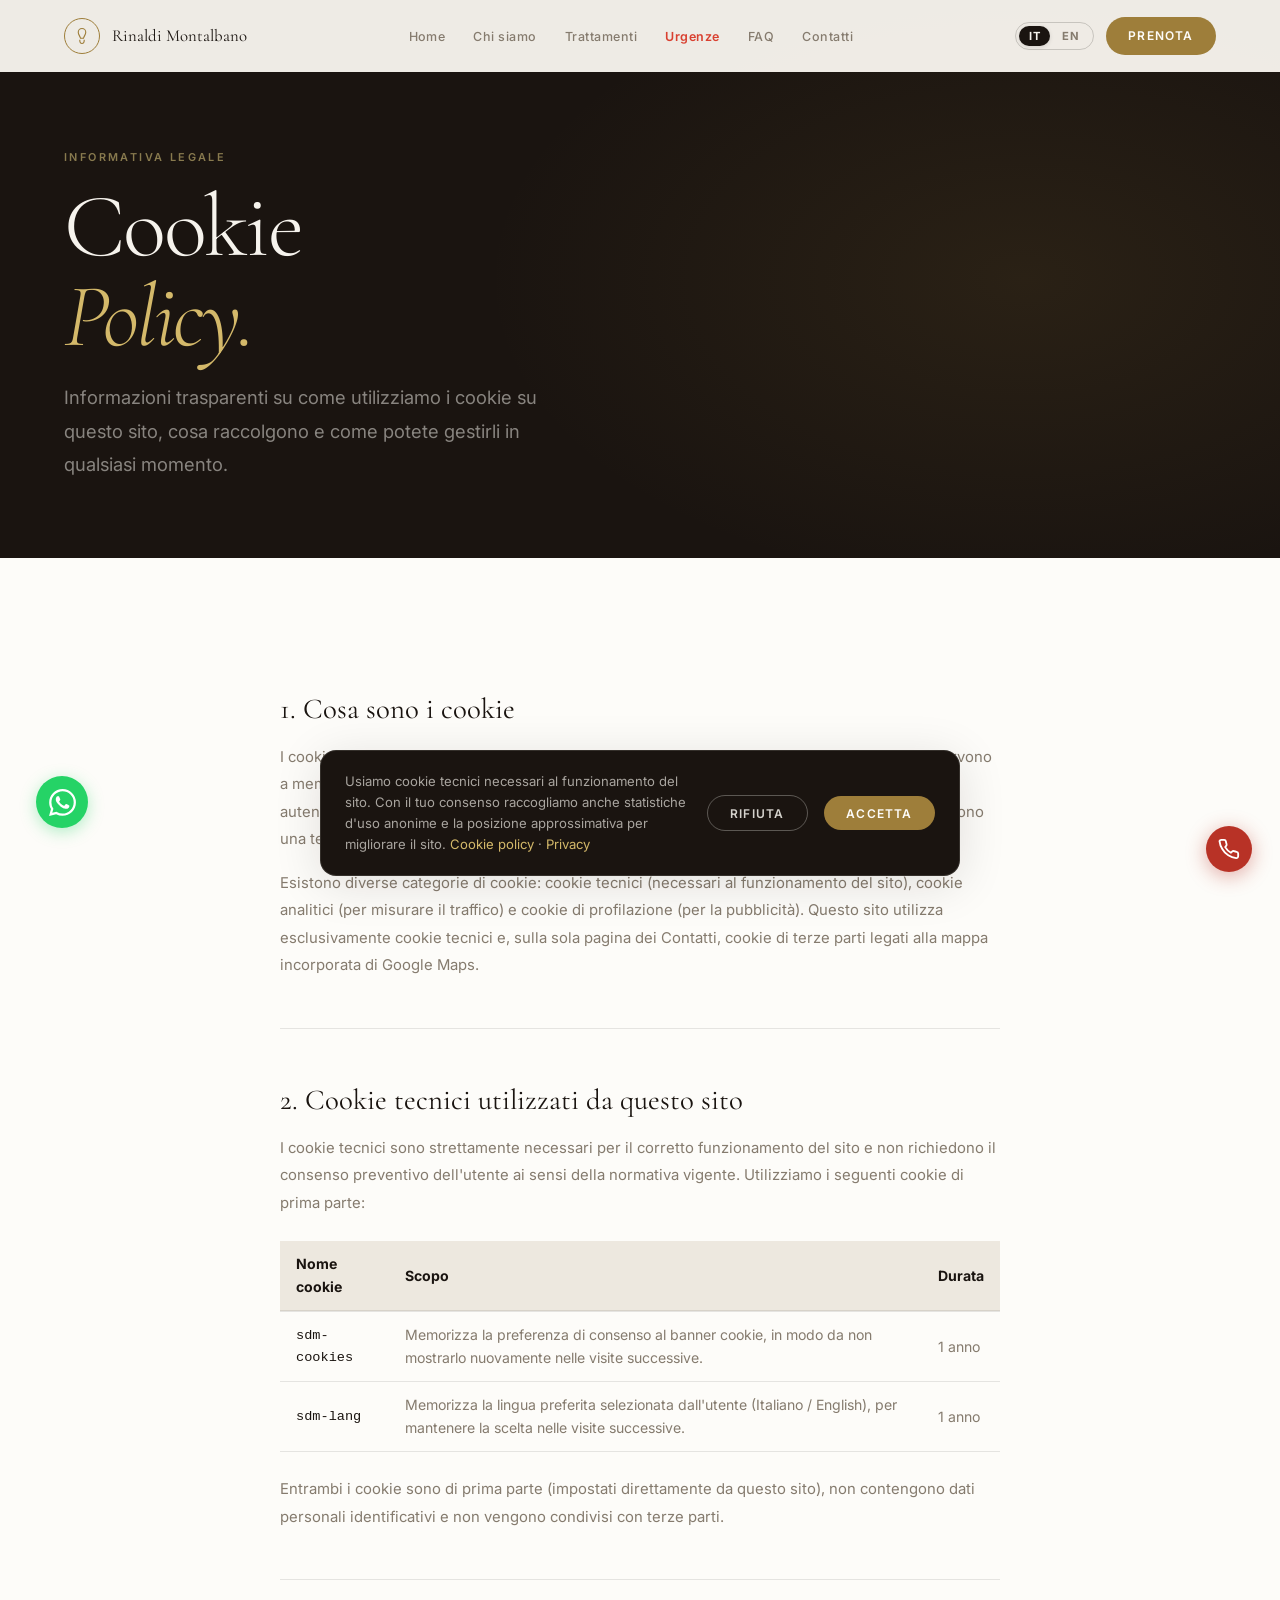
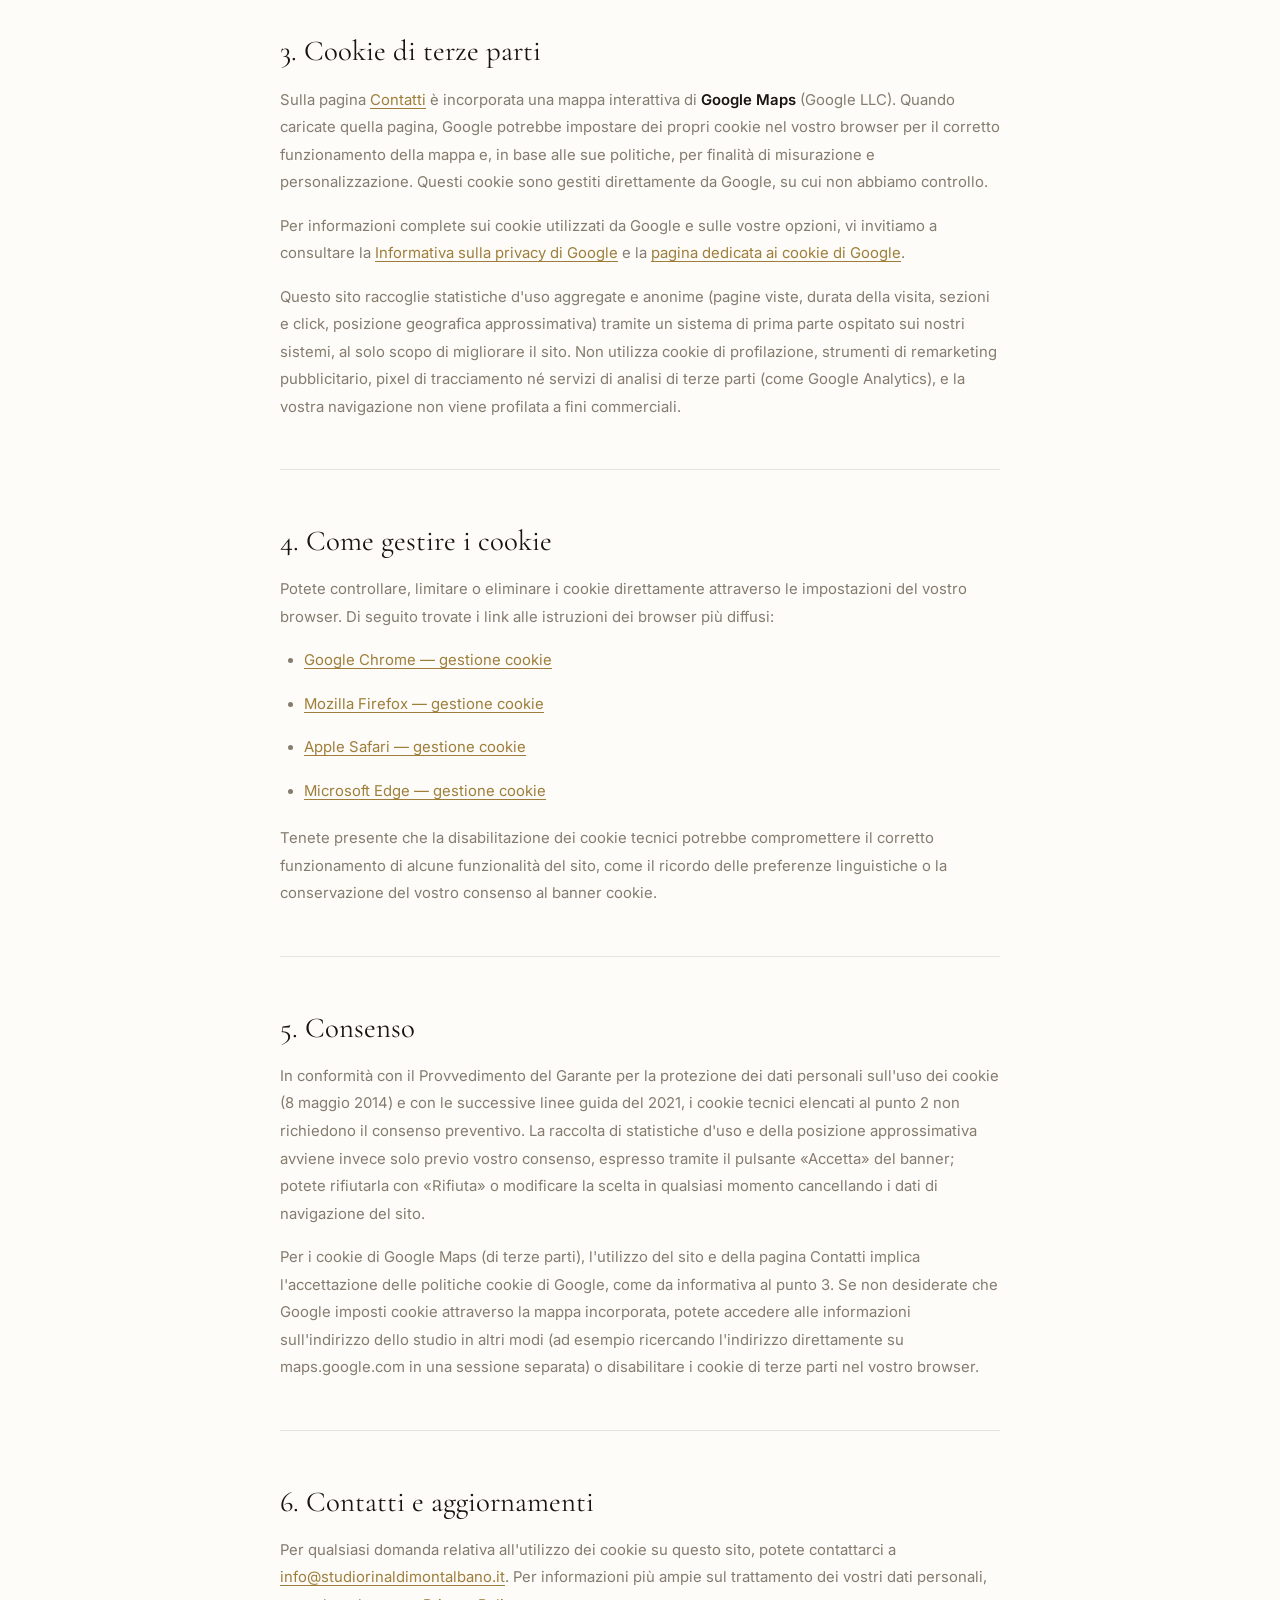
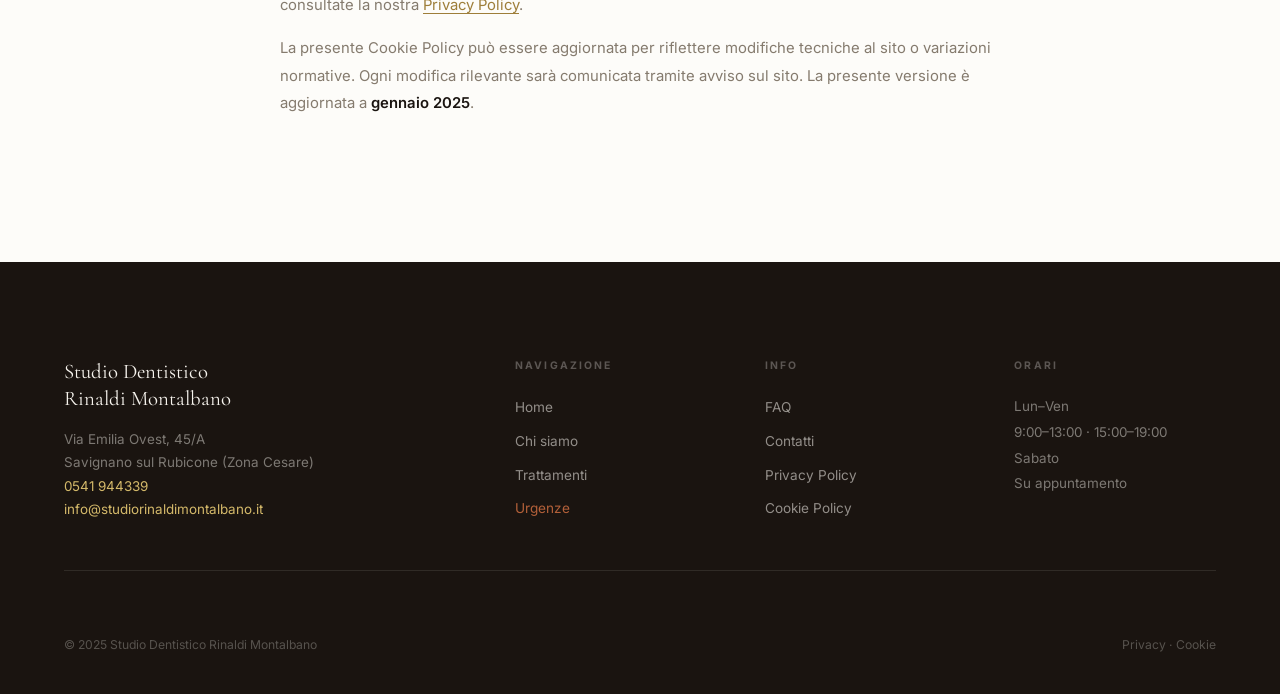
<file: cookie.html>
<!DOCTYPE html>
<html lang="it">
<head>
<meta charset="UTF-8"/>
<meta name="viewport" content="width=device-width, initial-scale=1.0"/>
<link rel="icon" href="assets/images/favicon.svg" type="image/svg+xml"/>
<meta name="robots" content="noindex"/>
<title>Cookie Policy — Studio Dentistico Rinaldi Montalbano</title>
<meta name="description" content="Informativa sull'utilizzo dei cookie sul sito dello Studio Dentistico Rinaldi Montalbano, ai sensi del Regolamento UE 2016/679 e del D.Lgs. 196/2003."/>
<link rel="canonical" href="https://studio-rinaldi-montalbano.vercel.app/cookie.html"/>
<meta property="og:type" content="website"/>
<meta property="og:site_name" content="Studio Dentistico Rinaldi Montalbano"/>
<meta property="og:locale" content="it_IT"/>
<meta property="og:title" content="Cookie Policy — Studio Dentistico Rinaldi Montalbano"/>
<meta property="og:description" content="Come utilizziamo i cookie su questo sito e come gestirli, ai sensi del Regolamento UE 2016/679 e del D.Lgs. 196/2003."/>
<meta property="og:url" content="https://studio-rinaldi-montalbano.vercel.app/cookie.html"/>
<meta property="og:image" content="https://studio-rinaldi-montalbano.vercel.app/og-image.png"/>
<meta name="twitter:card" content="summary_large_image"/>
<link rel="preconnect" href="https://fonts.googleapis.com"/>
<link rel="preconnect" href="https://fonts.gstatic.com" crossorigin/>
<link href="https://fonts.googleapis.com/css2?family=Cormorant+Garamond:ital,wght@0,300;0,400;0,500;0,600;1,300;1,400;1,500;1,600&family=Inter:wght@300;400;500;600;700&display=swap" rel="stylesheet"/>
<link rel="stylesheet" href="assets/css/variables.css"/>
<link rel="stylesheet" href="assets/css/base.css"/>
<link rel="stylesheet" href="assets/css/components.css"/>
<link rel="stylesheet" href="assets/css/utilities.css"/>
</head>
<body>

<!-- NAV -->
<nav class="nav scrolled" id="main-nav">
  <div class="nav-inner">
    <a href="index.html" class="nav-logo">
      <div class="nav-logo-mark"><svg viewBox="0 0 24 24" fill="none" stroke="currentColor" stroke-width="1.5"><path d="M12 2C9 2 7 4.5 7 7c0 3 2.5 5.5 3 8h4c.5-2.5 3-5 3-8 0-2.5-2-5-5-5z"/><path d="M9 17c0 3 1.5 5 3 5s3-2 3-5"/></svg></div>
      <div class="nav-logo-text">Rinaldi Montalbano</div>
    </a>
    <ul class="nav-links">
      <li><a href="index.html">Home</a></li>
      <li><a href="chi-siamo.html">Chi siamo</a></li>
      <li><a href="trattamenti.html">Trattamenti</a></li>
      <li><a href="urgenze.html" class="urgent">Urgenze</a></li>
      <li><a href="domande-frequenti.html">FAQ</a></li>
      <li><a href="contatti.html">Contatti</a></li>
    </ul>
    <div class="nav-right">
      <div class="nav-lang"><button data-lang-btn="it" class="is-active">IT</button><button data-lang-btn="en">EN</button></div>
      <a href="contatti.html" class="btn btn-gold btn-sm nav-cta-btn">Prenota</a>
      <button class="nav-burger" id="nav-burger" aria-label="Menu"><span></span><span></span><span></span></button>
    </div>
  </div>
</nav>
<div class="mob-nav" id="mob-nav">
  <div class="mob-overlay" id="mob-overlay"></div>
  <div class="mob-drawer">
    <button class="mob-close-btn" id="mob-close"><svg viewBox="0 0 24 24" fill="none" stroke="currentColor" stroke-width="2" width="18" height="18"><path d="M18 6L6 18M6 6l12 12"/></svg></button>
    <ul class="mob-links">
      <li><a href="index.html">Home</a></li>
      <li><a href="chi-siamo.html">Chi siamo</a></li>
      <li><a href="trattamenti.html">Trattamenti</a></li>
      <li><a href="urgenze.html" class="urgent">Urgenze</a></li>
      <li><a href="domande-frequenti.html">FAQ</a></li>
      <li><a href="contatti.html">Contatti</a></li>
    </ul>
    <div class="mob-footer">
      <div class="mob-lang-row"><button data-lang-btn="it" class="is-active">Italiano</button><button data-lang-btn="en">English</button></div>
      <a href="contatti.html" class="btn btn-gold" style="justify-content:center">Prenota appuntamento</a>
    </div>
  </div>
</div>

<!-- PAGE HERO -->
<div class="page-hero">
  <div class="page-hero-inner">
    <span class="eyebrow reveal" data-i18n="ph.legal.eyebrow">Informativa legale</span>
    <h1 class="reveal reveal-delay-1" data-i18n-html="ph.cookie.h1">Cookie<br><em>Policy.</em></h1>
    <p class="lead reveal reveal-delay-2">Informazioni trasparenti su come utilizziamo i cookie su questo sito, cosa raccolgono e come potete gestirli in qualsiasi momento.</p>
  </div>
</div>

<!-- PROSE CONTENT -->
<section class="section bg-paper">
  <div class="container">
    <div class="prose reveal">

      <h2>1. Cosa sono i cookie</h2>
      <p>I cookie sono piccoli file di testo che i siti web salvano nel vostro browser quando li visitate. Servono a memorizzare informazioni sulla vostra visita — come le preferenze di lingua o lo stato di autenticazione — in modo che non dobbiate reinserirle ogni volta che tornate sul sito. I cookie sono una tecnologia fondamentale per il funzionamento del web moderno.</p>
      <p>Esistono diverse categorie di cookie: cookie tecnici (necessari al funzionamento del sito), cookie analitici (per misurare il traffico) e cookie di profilazione (per la pubblicità). Questo sito utilizza esclusivamente cookie tecnici e, sulla sola pagina dei Contatti, cookie di terze parti legati alla mappa incorporata di Google Maps.</p>

      <h2>2. Cookie tecnici utilizzati da questo sito</h2>
      <p>I cookie tecnici sono strettamente necessari per il corretto funzionamento del sito e non richiedono il consenso preventivo dell'utente ai sensi della normativa vigente. Utilizziamo i seguenti cookie di prima parte:</p>

      <div style="overflow-x:auto;margin:1.5rem 0">
        <table style="width:100%;border-collapse:collapse;font-size:0.88rem">
          <thead>
            <tr style="background:var(--warm)">
              <th style="padding:0.75rem 1rem;text-align:left;font-weight:700;color:var(--deep);border-bottom:2px solid var(--line)">Nome cookie</th>
              <th style="padding:0.75rem 1rem;text-align:left;font-weight:700;color:var(--deep);border-bottom:2px solid var(--line)">Scopo</th>
              <th style="padding:0.75rem 1rem;text-align:left;font-weight:700;color:var(--deep);border-bottom:2px solid var(--line)">Durata</th>
            </tr>
          </thead>
          <tbody>
            <tr style="border-bottom:1px solid var(--line)">
              <td style="padding:0.75rem 1rem;color:var(--deep);font-family:monospace;font-size:0.85rem">sdm-cookies</td>
              <td style="padding:0.75rem 1rem;color:var(--stone)">Memorizza la preferenza di consenso al banner cookie, in modo da non mostrarlo nuovamente nelle visite successive.</td>
              <td style="padding:0.75rem 1rem;color:var(--stone);white-space:nowrap">1 anno</td>
            </tr>
            <tr style="border-bottom:1px solid var(--line)">
              <td style="padding:0.75rem 1rem;color:var(--deep);font-family:monospace;font-size:0.85rem">sdm-lang</td>
              <td style="padding:0.75rem 1rem;color:var(--stone)">Memorizza la lingua preferita selezionata dall'utente (Italiano / English), per mantenere la scelta nelle visite successive.</td>
              <td style="padding:0.75rem 1rem;color:var(--stone);white-space:nowrap">1 anno</td>
            </tr>
          </tbody>
        </table>
      </div>

      <p>Entrambi i cookie sono di prima parte (impostati direttamente da questo sito), non contengono dati personali identificativi e non vengono condivisi con terze parti.</p>

      <h2>3. Cookie di terze parti</h2>
      <p>Sulla pagina <a href="contatti.html">Contatti</a> è incorporata una mappa interattiva di <strong>Google Maps</strong> (Google LLC). Quando caricate quella pagina, Google potrebbe impostare dei propri cookie nel vostro browser per il corretto funzionamento della mappa e, in base alle sue politiche, per finalità di misurazione e personalizzazione. Questi cookie sono gestiti direttamente da Google, su cui non abbiamo controllo.</p>
      <p>Per informazioni complete sui cookie utilizzati da Google e sulle vostre opzioni, vi invitiamo a consultare la <a href="https://policies.google.com/privacy" target="_blank" rel="noopener">Informativa sulla privacy di Google</a> e la <a href="https://policies.google.com/technologies/cookies" target="_blank" rel="noopener">pagina dedicata ai cookie di Google</a>.</p>
      <p>Questo sito raccoglie statistiche d'uso aggregate e anonime (pagine viste, durata della visita, sezioni e click, posizione geografica approssimativa) tramite un sistema di prima parte ospitato sui nostri sistemi, al solo scopo di migliorare il sito. Non utilizza cookie di profilazione, strumenti di remarketing pubblicitario, pixel di tracciamento né servizi di analisi di terze parti (come Google Analytics), e la vostra navigazione non viene profilata a fini commerciali.</p>

      <h2>4. Come gestire i cookie</h2>
      <p>Potete controllare, limitare o eliminare i cookie direttamente attraverso le impostazioni del vostro browser. Di seguito trovate i link alle istruzioni dei browser più diffusi:</p>
      <ul>
        <li><a href="https://support.google.com/chrome/answer/95647" target="_blank" rel="noopener">Google Chrome — gestione cookie</a></li>
        <li><a href="https://support.mozilla.org/it/kb/Gestione-cookie" target="_blank" rel="noopener">Mozilla Firefox — gestione cookie</a></li>
        <li><a href="https://support.apple.com/it-it/guide/safari/sfri11471/mac" target="_blank" rel="noopener">Apple Safari — gestione cookie</a></li>
        <li><a href="https://support.microsoft.com/it-it/windows/eliminare-e-gestire-i-cookie-168dab11-0753-043d-7c16-ede5947fc64d" target="_blank" rel="noopener">Microsoft Edge — gestione cookie</a></li>
      </ul>
      <p>Tenete presente che la disabilitazione dei cookie tecnici potrebbe compromettere il corretto funzionamento di alcune funzionalità del sito, come il ricordo delle preferenze linguistiche o la conservazione del vostro consenso al banner cookie.</p>

      <h2>5. Consenso</h2>
      <p>In conformità con il Provvedimento del Garante per la protezione dei dati personali sull'uso dei cookie (8 maggio 2014) e con le successive linee guida del 2021, i cookie tecnici elencati al punto 2 non richiedono il consenso preventivo. La raccolta di statistiche d'uso e della posizione approssimativa avviene invece solo previo vostro consenso, espresso tramite il pulsante «Accetta» del banner; potete rifiutarla con «Rifiuta» o modificare la scelta in qualsiasi momento cancellando i dati di navigazione del sito.</p>
      <p>Per i cookie di Google Maps (di terze parti), l'utilizzo del sito e della pagina Contatti implica l'accettazione delle politiche cookie di Google, come da informativa al punto 3. Se non desiderate che Google imposti cookie attraverso la mappa incorporata, potete accedere alle informazioni sull'indirizzo dello studio in altri modi (ad esempio ricercando l'indirizzo direttamente su maps.google.com in una sessione separata) o disabilitare i cookie di terze parti nel vostro browser.</p>

      <h2>6. Contatti e aggiornamenti</h2>
      <p>Per qualsiasi domanda relativa all'utilizzo dei cookie su questo sito, potete contattarci a <a href="mailto:info@studiorinaldimontalbano.it">info@studiorinaldimontalbano.it</a>. Per informazioni più ampie sul trattamento dei vostri dati personali, consultate la nostra <a href="privacy.html">Privacy Policy</a>.</p>
      <p>La presente Cookie Policy può essere aggiornata per riflettere modifiche tecniche al sito o variazioni normative. Ogni modifica rilevante sarà comunicata tramite avviso sul sito. La presente versione è aggiornata a <strong>gennaio 2025</strong>.</p>

    </div>
  </div>
</section>

<!-- FOOTER -->
<footer class="footer">
  <div class="footer-grid">
    <div class="footer-brand">
      <div class="footer-brand-name">Studio Dentistico<br>Rinaldi Montalbano</div>
      <p>Via Emilia Ovest, 45/A<br>Savignano sul Rubicone (Zona Cesare)<br><a href="tel:0541944339">0541 944339</a><br><a href="mailto:info@studiorinaldimontalbano.it">info@studiorinaldimontalbano.it</a></p>
    </div>
    <div>
      <div class="footer-col-title">Navigazione</div>
      <ul class="footer-links">
        <li><a href="index.html">Home</a></li>
        <li><a href="chi-siamo.html">Chi siamo</a></li>
        <li><a href="trattamenti.html">Trattamenti</a></li>
        <li><a href="urgenze.html" class="urgent">Urgenze</a></li>
      </ul>
    </div>
    <div>
      <div class="footer-col-title">Info</div>
      <ul class="footer-links">
        <li><a href="domande-frequenti.html">FAQ</a></li>
        <li><a href="contatti.html">Contatti</a></li>
        <li><a href="privacy.html">Privacy Policy</a></li>
        <li><a href="cookie.html">Cookie Policy</a></li>
      </ul>
    </div>
    <div>
      <div class="footer-col-title">Orari</div>
      <p style="font-size:0.84rem;line-height:1.9;color:rgba(246,243,237,0.45)">Lun–Ven<br>9:00–13:00 · 15:00–19:00<br>Sabato<br>Su appuntamento</p>
    </div>
  </div>
  <div class="footer-bottom">
    <span>© 2025 Studio Dentistico Rinaldi Montalbano</span>
    <span><a href="privacy.html">Privacy</a> · <a href="cookie.html">Cookie</a></span>
  </div>
</footer>
<a href="tel:0541944339" class="phone-float" aria-label="Chiama"><svg class="phone-float-icon" viewBox="0 0 24 24" fill="none" stroke="currentColor" stroke-width="2"><path d="M22 16.92v3a2 2 0 01-2.18 2 19.79 19.79 0 01-8.63-3.07A19.5 19.5 0 014.69 12 19.79 19.79 0 011.64 3.4 2 2 0 013.62 2h3a2 2 0 012 1.72c.127.96.361 1.903.7 2.81a2 2 0 01-.45 2.11L7.91 9.91a16 16 0 006.16 6.16l1.27-1.27a2 2 0 012.11-.45c.907.339 1.85.573 2.81.7A2 2 0 0122 16.92z"/></svg><span class="phone-float-label">0541 944339</span></a>
<div class="cookie-bar" id="cookie-bar"><p id="cookie-p">Utilizziamo cookie tecnici. <a href="cookie.html">Cookie policy</a> · <a href="privacy.html">Privacy</a></p><button class="btn btn-gold btn-sm" id="cookie-ok">Accetta</button></div>
<script src="assets/js/config.js"></script>
<script src="assets/js/i18n.js"></script>
<script src="assets/js/team.js"></script>
<script src="assets/js/analytics.js"></script>
<script src="assets/js/main.js"></script>
</body>
</html>
</file>
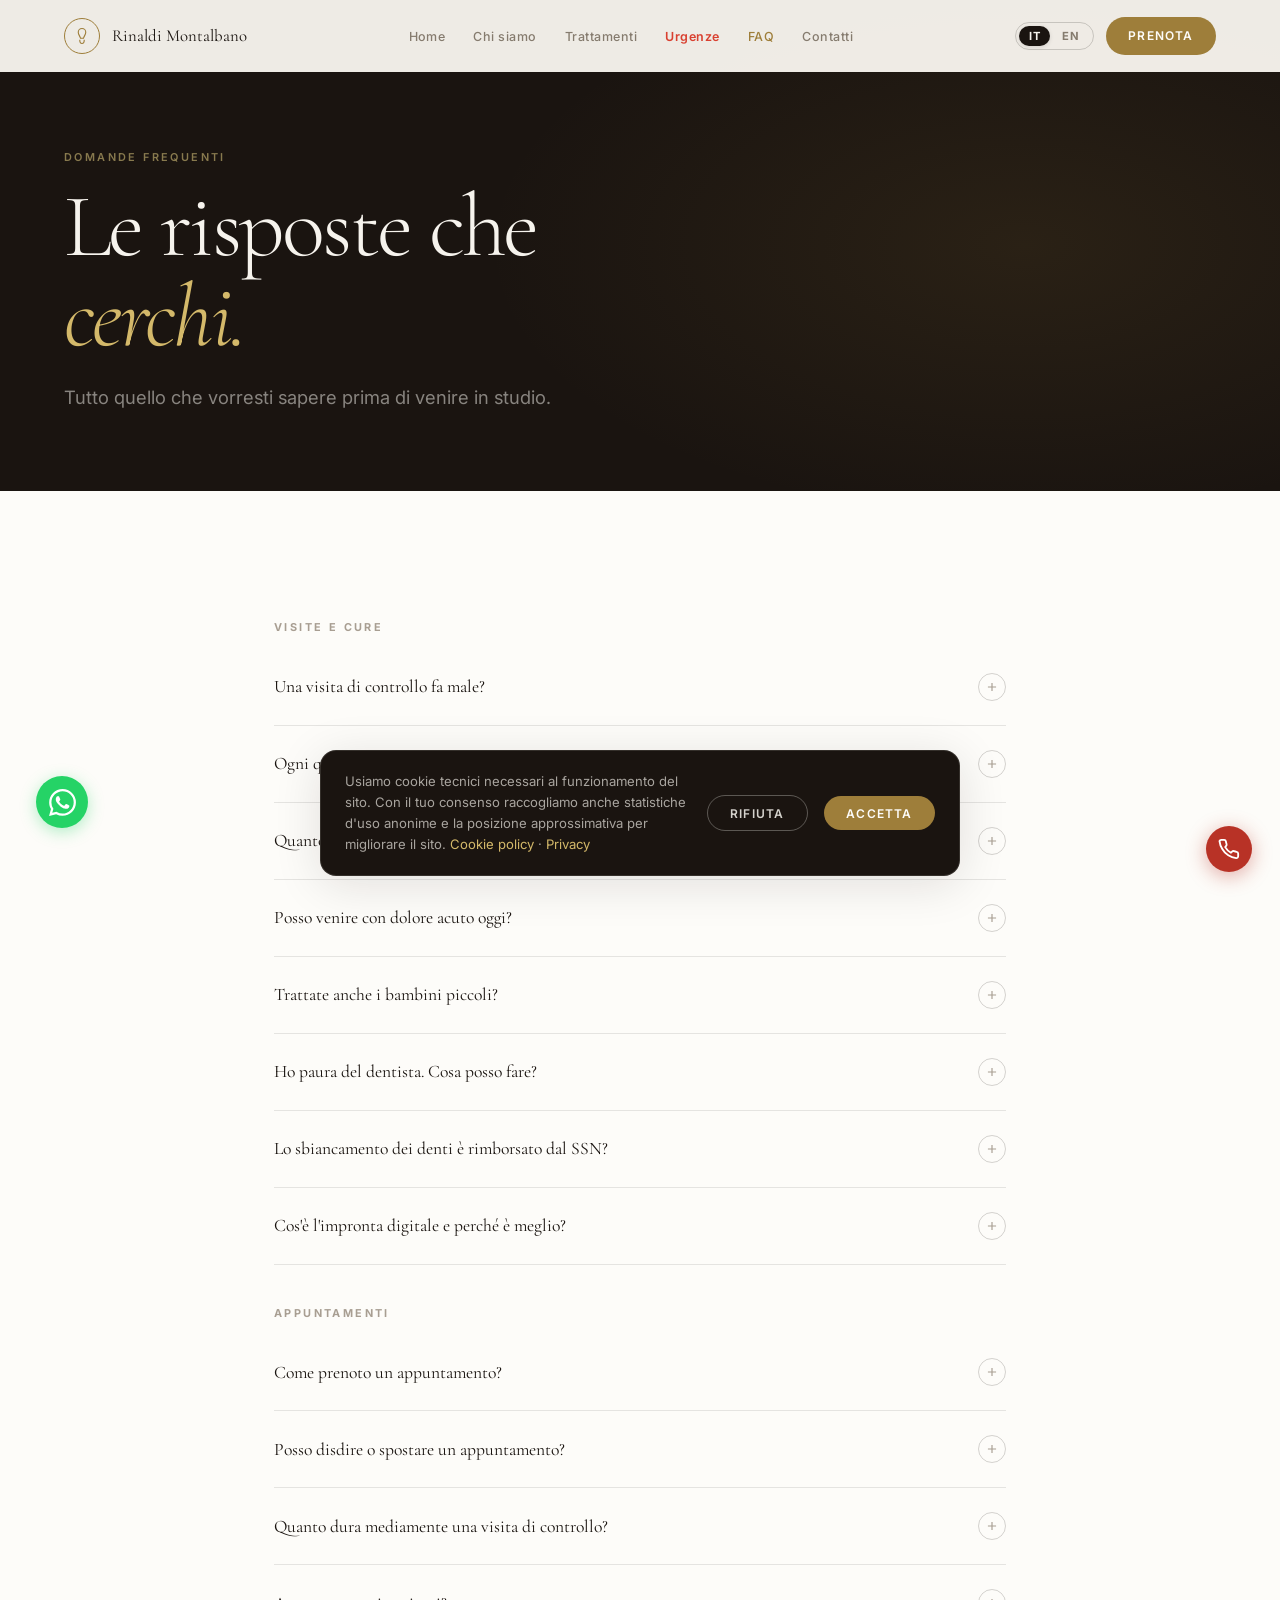
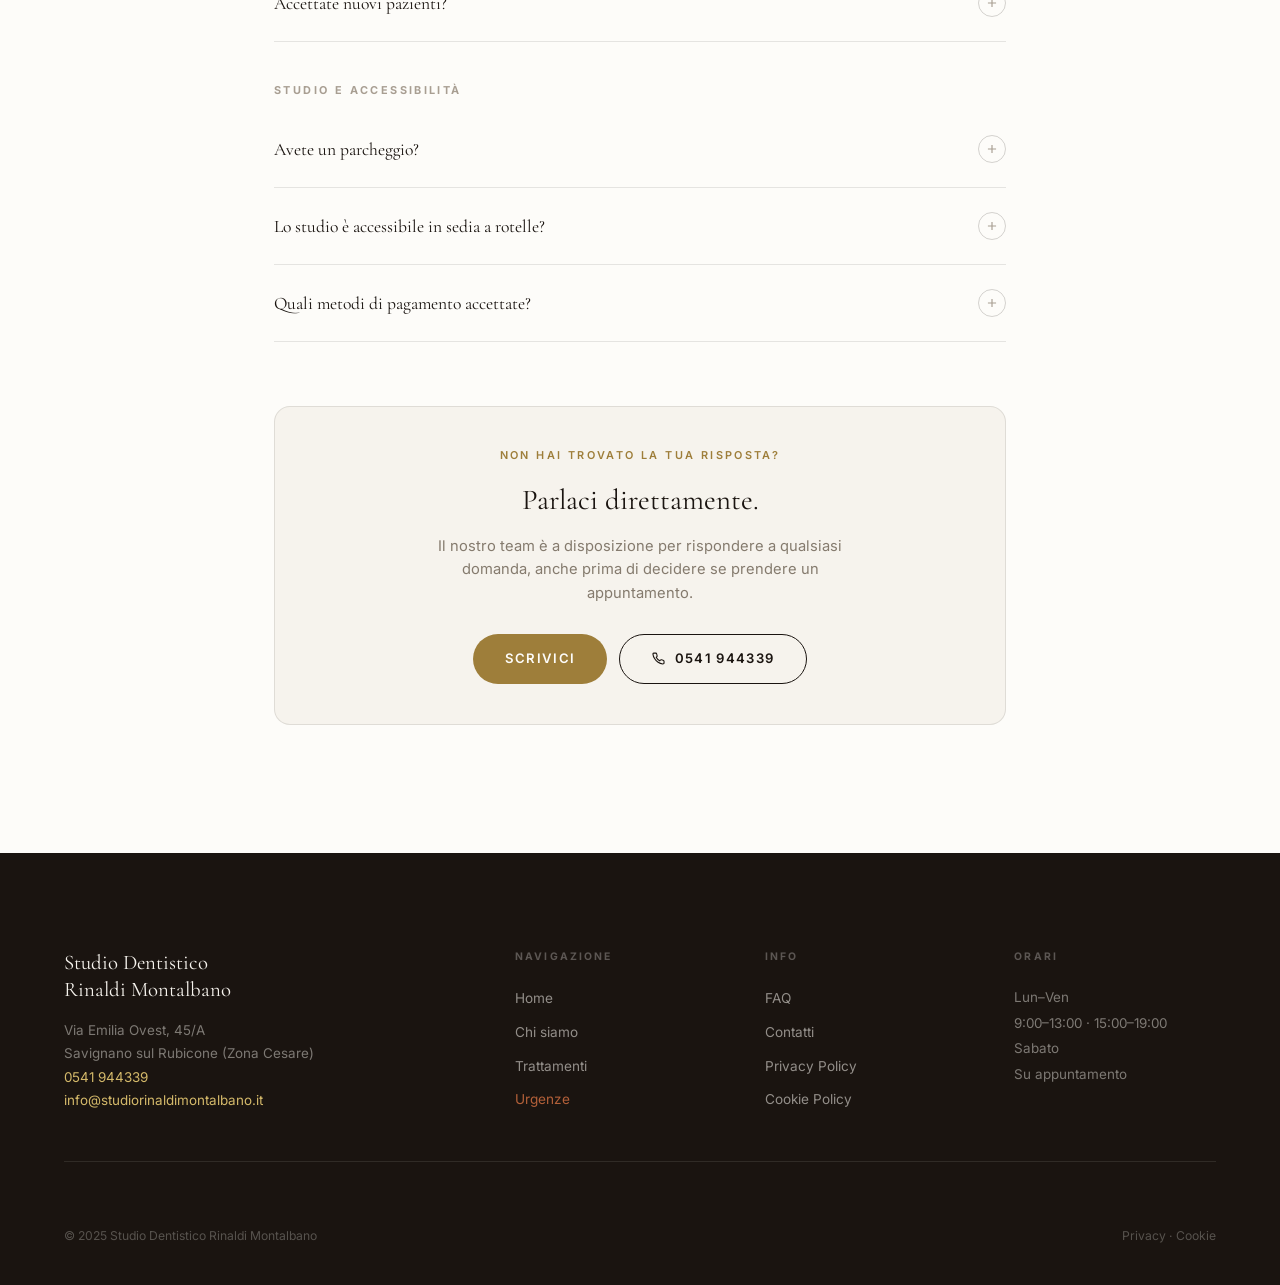
<file: domande-frequenti.html>
<!DOCTYPE html>
<html lang="it">
<head>
<meta charset="UTF-8"/>
<meta name="viewport" content="width=device-width, initial-scale=1.0"/>
<link rel="icon" href="assets/images/favicon.svg" type="image/svg+xml"/>
<title>Domande Frequenti — Studio Dentistico Rinaldi Montalbano</title>
<meta name="description" content="Risposte alle domande più comuni sul nostro studio dentistico a Savignano sul Rubicone: visite, costi, appuntamenti, accessibilità e molto altro."/>
<link rel="canonical" href="https://studio-rinaldi-montalbano.vercel.app/domande-frequenti.html"/>
<meta property="og:type" content="website"/>
<meta property="og:site_name" content="Studio Dentistico Rinaldi Montalbano"/>
<meta property="og:locale" content="it_IT"/>
<meta property="og:title" content="Domande Frequenti — Studio Dentistico Rinaldi Montalbano"/>
<meta property="og:description" content="Le risposte alle domande più comuni: visite, costi, appuntamenti, bambini, paura del dentista, accessibilità e pagamenti."/>
<meta property="og:url" content="https://studio-rinaldi-montalbano.vercel.app/domande-frequenti.html"/>
<meta property="og:image" content="https://studio-rinaldi-montalbano.vercel.app/og-image.png"/>
<meta name="twitter:card" content="summary_large_image"/>
<script type="application/ld+json">
{
  "@context": "https://schema.org",
  "@type": "FAQPage",
  "mainEntity": [
    {"@type":"Question","name":"Una visita di controllo fa male?","acceptedAnswer":{"@type":"Answer","text":"Assolutamente no. La visita di controllo è una procedura completamente indolore: il dentista esamina visivamente i denti, le gengive e i tessuti molli della bocca, e se necessario effettua una radiografia. Non vengono utilizzati strumenti che causino dolore. Se nel corso della visita dovessimo rilevare qualcosa che richiede ulteriori approfondimenti, vi spiegheremo con calma cosa è necessario fare e perché, senza fretta."}},
    {"@type":"Question","name":"Ogni quanto devo andare dal dentista?","acceptedAnswer":{"@type":"Answer","text":"Per la maggior parte delle persone, una visita di controllo ogni sei mesi è sufficiente per monitorare la salute orale e intercettare eventuali problemi prima che diventino gravi. In alcuni casi, come pazienti con predisposizione alle carie, gengivite o apparecchi ortodontici, potremmo consigliare controlli più frequenti. I bambini andrebbero portati dal dentista già dal secondo anno di vita, per abituarli gradualmente all'ambiente e per un controllo precoce dello sviluppo dentale."}},
    {"@type":"Question","name":"Quanto costa una prima visita?","acceptedAnswer":{"@type":"Answer","text":"Il costo della prima visita dipende da ciò che comprende: una visita di controllo base, con eventuale radiografia panoramica, ha un costo che vi verrà comunicato al momento della prenotazione. Offriamo sempre un preventivo chiaro e dettagliato prima di iniziare qualsiasi trattamento, così potete valutare con serenità le vostre opzioni. Vi invitiamo a contattarci direttamente per informazioni aggiornate sui costi, poiché possono variare in base alle necessità cliniche specifiche."}},
    {"@type":"Question","name":"Posso venire con dolore acuto oggi?","acceptedAnswer":{"@type":"Answer","text":"Sì. Le urgenze odontoiatriche sono una priorità per il nostro studio e cerchiamo sempre di trovare spazio in giornata per i pazienti con dolore acuto, ascessi, traumi o rotture improvvise. Chiamate il nostro numero 0541 944339 appena possibile: vi illustreremo la situazione e troveremo la soluzione più rapida. Visitate anche la nostra pagina Urgenze per ulteriori informazioni su cosa fare fuori dall'orario di apertura."}},
    {"@type":"Question","name":"Trattate anche i bambini piccoli?","acceptedAnswer":{"@type":"Answer","text":"Sì, la pedodonzia è una delle nostre specializzazioni. La Dott.ssa Clara Montalbano segue i bambini fin dalla primissima infanzia con un approccio dolce e graduale, pensato per trasformare ogni visita in un'esperienza positiva. Prima ancora di effettuare qualsiasi trattamento, dedichiamo del tempo a familiarizzare con il bambino, mostrandogli gli strumenti e spiegando tutto con parole semplici. Un bambino che non ha paura del dentista è un adulto con una buona salute orale."}},
    {"@type":"Question","name":"Ho paura del dentista. Cosa posso fare?","acceptedAnswer":{"@type":"Answer","text":"La dentofobia è molto comune e non c'è nulla di cui vergognarsi: lo sappiamo bene e ne teniamo conto nel modo in cui lavoriamo. Vi chiediamo semplicemente di dircelo apertamente al momento della prenotazione o all'inizio della visita. Lavoreremo al vostro ritmo, spiegando ogni passo prima di eseguirlo e stabilendo insieme un segnale per fermarci in qualsiasi momento se sentite il bisogno. Un'esperienza positiva alla volta, molti pazienti ansiosi diventano pazienti sereni nel giro di poche visite."}},
    {"@type":"Question","name":"Lo sbiancamento dei denti è rimborsato dal SSN?","acceptedAnswer":{"@type":"Answer","text":"No, lo sbiancamento dentale è considerato un trattamento estetico e non è incluso nelle prestazioni rimborsabili dal Servizio Sanitario Nazionale. È tuttavia un trattamento sicuro, efficace e non invasivo, eseguito in studio con prodotti professionali che garantiscono risultati visibili e duraturi. Prima di procedere, valutiamo sempre lo stato di salute delle gengive e dello smalto per assicurarci che il trattamento sia adatto a voi."}},
    {"@type":"Question","name":"Cos'è l'impronta digitale e perché è meglio?","acceptedAnswer":{"@type":"Answer","text":"L'impronta digitale viene rilevata con uno scanner intraorale 3D che acquisisce una mappa tridimensionale precisa della vostra dentatura in pochi minuti, senza dover usare il materiale d'impronta tradizionale in pasta, che molti pazienti trovano scomodo o causa di riflesso faringeo. Il modello digitale è immediato, più preciso e viene inviato direttamente al laboratorio odontotecnico, riducendo i tempi di realizzazione di protesi, corone e apparecchi ortodontici e migliorando la qualità del risultato finale."}},
    {"@type":"Question","name":"Come prenoto un appuntamento?","acceptedAnswer":{"@type":"Answer","text":"Potete prenotare un appuntamento in tre modi: telefonando allo 0541 944339 negli orari di apertura, compilando il modulo sulla nostra pagina Contatti, oppure inviando un'email a info@studiorinaldimontalbano.it. Vi risponderemo nel più breve tempo possibile per confermare data e ora che fanno al caso vostro. Anche in fase di prenotazione, non esitate a segnalarci eventuali urgenze o particolari necessità."}},
    {"@type":"Question","name":"Posso disdire o spostare un appuntamento?","acceptedAnswer":{"@type":"Answer","text":"Certo, comprendiamo che gli imprevisti capitano. Vi chiediamo gentilmente di avvisarci con almeno 24 ore di anticipo, in modo da poter offrire lo slot a un altro paziente che ne abbia bisogno. Potete chiamarci al 0541 944339 o inviarci un'email. In caso di disdetta tardiva ripetuta senza giustificato motivo, potremmo non essere in grado di garantire priorità nella prenotazione successiva."}},
    {"@type":"Question","name":"Quanto dura mediamente una visita di controllo?","acceptedAnswer":{"@type":"Answer","text":"Una visita di controllo di routine dura in media tra i 20 e i 40 minuti, a seconda di quanto è necessario approfondire e se vengono effettuate radiografie. La prima visita, in cui raccogliamo la vostra anamnesi completa e facciamo una valutazione più dettagliata, può richiedere un po' più di tempo, tra i 45 minuti e un'ora. Vi consigliamo di non programmare impegni urgenti immediatamente dopo la visita, così potrete parlare con tranquillità con il dentista."}},
    {"@type":"Question","name":"Accettate nuovi pazienti?","acceptedAnswer":{"@type":"Answer","text":"Sì, siamo aperti a nuovi pazienti di tutte le età, sia residenti a Savignano sul Rubicone sia provenienti dai comuni limitrofi. Accogliamo famiglie intere con piacere: avere un unico studio di riferimento per tutti i componenti della famiglia semplifica la gestione degli appuntamenti e permette al dentista di conoscere la storia clinica di ogni membro nel dettaglio. Contattateci per fissare la vostra prima visita."}},
    {"@type":"Question","name":"Avete un parcheggio?","acceptedAnswer":{"@type":"Answer","text":"Sì, lo studio dispone di parcheggio gratuito direttamente di fronte all'edificio, con ampia disponibilità di posti auto. Siamo ubicati in Via Emilia Ovest 45/A, nella zona Cesare di Savignano sul Rubicone, su un'arteria stradale facilmente raggiungibile sia da Cesena sia da Rimini. Non avrete difficoltà a trovare parcheggio nemmeno nelle fasce orarie più affollate."}},
    {"@type":"Question","name":"Lo studio è accessibile in sedia a rotelle?","acceptedAnswer":{"@type":"Answer","text":"Sì, lo studio è completamente accessibile a persone con disabilità motorie: sono presenti un ingresso privo di barriere architettoniche, un ascensore interno e gli spazi sono progettati per consentire la mobilità in sedia a rotelle o con passeggino. Se avete esigenze particolari legate alla mobilità, vi invitiamo a segnalarcelo al momento della prenotazione in modo che possiamo organizzarci al meglio per accogliervi."}},
    {"@type":"Question","name":"Quali metodi di pagamento accettate?","acceptedAnswer":{"@type":"Answer","text":"Accettiamo pagamenti in contanti, con carta di credito o debito (Visa, Mastercard, Bancomat) e tramite bonifico bancario per trattamenti di importo elevato. Per i trattamenti più significativi, come implantologia, ortodonzia o riabilitazioni complete, è possibile concordare un piano di pagamento rateale. Parlateci delle vostre esigenze: cercheremo sempre la soluzione più comoda per voi, perché la salute dentale non dovrebbe essere un ostacolo economico."}}
  ]
}
</script>
<link rel="preconnect" href="https://fonts.googleapis.com"/>
<link rel="preconnect" href="https://fonts.gstatic.com" crossorigin/>
<link href="https://fonts.googleapis.com/css2?family=Cormorant+Garamond:ital,wght@0,300;0,400;0,500;0,600;1,300;1,400;1,500;1,600&family=Inter:wght@300;400;500;600;700&display=swap" rel="stylesheet"/>
<link rel="stylesheet" href="assets/css/variables.css"/>
<link rel="stylesheet" href="assets/css/base.css"/>
<link rel="stylesheet" href="assets/css/components.css"/>
<link rel="stylesheet" href="assets/css/utilities.css"/>
</head>
<body>

<!-- NAV -->
<nav class="nav scrolled" id="main-nav">
  <div class="nav-inner">
    <a href="index.html" class="nav-logo">
      <div class="nav-logo-mark"><svg viewBox="0 0 24 24" fill="none" stroke="currentColor" stroke-width="1.5"><path d="M12 2C9 2 7 4.5 7 7c0 3 2.5 5.5 3 8h4c.5-2.5 3-5 3-8 0-2.5-2-5-5-5z"/><path d="M9 17c0 3 1.5 5 3 5s3-2 3-5"/></svg></div>
      <div class="nav-logo-text">Rinaldi Montalbano</div>
    </a>
    <ul class="nav-links">
      <li><a href="index.html">Home</a></li>
      <li><a href="chi-siamo.html">Chi siamo</a></li>
      <li><a href="trattamenti.html">Trattamenti</a></li>
      <li><a href="urgenze.html" class="urgent">Urgenze</a></li>
      <li><a href="domande-frequenti.html">FAQ</a></li>
      <li><a href="contatti.html">Contatti</a></li>
    </ul>
    <div class="nav-right">
      <div class="nav-lang"><button data-lang-btn="it" class="is-active">IT</button><button data-lang-btn="en">EN</button></div>
      <a href="contatti.html" class="btn btn-gold btn-sm nav-cta-btn">Prenota</a>
      <button class="nav-burger" id="nav-burger" aria-label="Menu"><span></span><span></span><span></span></button>
    </div>
  </div>
</nav>
<div class="mob-nav" id="mob-nav">
  <div class="mob-overlay" id="mob-overlay"></div>
  <div class="mob-drawer">
    <button class="mob-close-btn" id="mob-close"><svg viewBox="0 0 24 24" fill="none" stroke="currentColor" stroke-width="2" width="18" height="18"><path d="M18 6L6 18M6 6l12 12"/></svg></button>
    <ul class="mob-links">
      <li><a href="index.html">Home</a></li>
      <li><a href="chi-siamo.html">Chi siamo</a></li>
      <li><a href="trattamenti.html">Trattamenti</a></li>
      <li><a href="urgenze.html" class="urgent">Urgenze</a></li>
      <li><a href="domande-frequenti.html">FAQ</a></li>
      <li><a href="contatti.html">Contatti</a></li>
    </ul>
    <div class="mob-footer">
      <div class="mob-lang-row"><button data-lang-btn="it" class="is-active">Italiano</button><button data-lang-btn="en">English</button></div>
      <a href="contatti.html" class="btn btn-gold" style="justify-content:center">Prenota appuntamento</a>
    </div>
  </div>
</div>

<!-- PAGE HERO -->
<div class="page-hero">
  <div class="page-hero-inner">
    <span class="eyebrow reveal" data-i18n="faq.ph.eyebrow">Domande frequenti</span>
    <h1 class="reveal reveal-delay-1" data-i18n-html="faq.ph.h1">Le risposte che<br><em>cerchi.</em></h1>
    <p class="lead reveal reveal-delay-2" data-i18n="faq.ph.lead">Hai dubbi su visite, trattamenti, appuntamenti o accessibilità dello studio? Qui trovi le risposte alle domande che ci vengono poste più spesso. Se non trovi quello che cerchi, chiamaci direttamente.</p>
  </div>
</div>

<!-- FAQ SECTION -->
<section class="section bg-paper">
  <div class="container-narrow">

    <!-- Categoria: Visite e cure -->
    <div class="faq-list reveal">

      <div class="faq-category" data-i18n="faq.cat1">Visite e cure</div>

      <div class="faq-item">
        <button class="faq-q">
          <span data-i18n="faq.q1">Una visita di controllo fa male?</span>
          <span class="faq-q-icon"><svg viewBox="0 0 24 24" fill="none" stroke="currentColor" stroke-width="2"><path d="M12 5v14M5 12h14"/></svg></span>
        </button>
        <div class="faq-a">
          <p>Assolutamente no. La visita di controllo è una procedura completamente indolore: il dentista esamina visivamente i denti, le gengive e i tessuti molli della bocca, e se necessario effettua una radiografia. Non vengono utilizzati strumenti che causino dolore. Se nel corso della visita dovessimo rilevare qualcosa che richiede ulteriori approfondimenti, vi spiegheremo con calma cosa è necessario fare e perché, senza fretta.</p>
        </div>
      </div>

      <div class="faq-item">
        <button class="faq-q">
          <span data-i18n="faq.q2">Ogni quanto devo andare dal dentista?</span>
          <span class="faq-q-icon"><svg viewBox="0 0 24 24" fill="none" stroke="currentColor" stroke-width="2"><path d="M12 5v14M5 12h14"/></svg></span>
        </button>
        <div class="faq-a">
          <p>Per la maggior parte delle persone, una visita di controllo ogni sei mesi è sufficiente per monitorare la salute orale e intercettare eventuali problemi prima che diventino gravi. In alcuni casi — come pazienti con predisposizione alle carie, gengivite o apparecchi ortodontici — potremmo consigliare controlli più frequenti. I bambini andrebbero portati dal dentista già dal secondo anno di vita, per abituarli gradualmente all'ambiente e per un controllo precoce dello sviluppo dentale.</p>
        </div>
      </div>

      <div class="faq-item">
        <button class="faq-q">
          <span data-i18n="faq.q3">Quanto costa una prima visita?</span>
          <span class="faq-q-icon"><svg viewBox="0 0 24 24" fill="none" stroke="currentColor" stroke-width="2"><path d="M12 5v14M5 12h14"/></svg></span>
        </button>
        <div class="faq-a">
          <p>Il costo della prima visita dipende da ciò che comprende: una visita di controllo base, con eventuale radiografia panoramica, ha un costo che vi verrà comunicato al momento della prenotazione. Offriamo sempre un preventivo chiaro e dettagliato prima di iniziare qualsiasi trattamento, così potete valutare con serenità le vostre opzioni. Vi invitiamo a contattarci direttamente per informazioni aggiornate sui costi, poiché possono variare in base alle necessità cliniche specifiche.</p>
        </div>
      </div>

      <div class="faq-item">
        <button class="faq-q">
          <span data-i18n="faq.q4">Posso venire con dolore acuto oggi?</span>
          <span class="faq-q-icon"><svg viewBox="0 0 24 24" fill="none" stroke="currentColor" stroke-width="2"><path d="M12 5v14M5 12h14"/></svg></span>
        </button>
        <div class="faq-a">
          <p>Sì. Le urgenze odontoiatriche sono una priorità per il nostro studio e cerchiamo sempre di trovare spazio in giornata per i pazienti con dolore acuto, ascessi, traumi o rotture improvvise. Chiamate il nostro numero <strong>0541 944339</strong> appena possibile: vi illustreremo la situazione e troveremo la soluzione più rapida. Visitate anche la nostra pagina <a href="urgenze.html" style="color:var(--gold)">Urgenze</a> per ulteriori informazioni su cosa fare fuori dall'orario di apertura.</p>
        </div>
      </div>

      <div class="faq-item">
        <button class="faq-q">
          <span data-i18n="faq.q5">Trattate anche i bambini piccoli?</span>
          <span class="faq-q-icon"><svg viewBox="0 0 24 24" fill="none" stroke="currentColor" stroke-width="2"><path d="M12 5v14M5 12h14"/></svg></span>
        </button>
        <div class="faq-a">
          <p>Sì, la pedodonzia è una delle nostre specializzazioni. La Dott.ssa Clara Montalbano segue i bambini fin dalla primissima infanzia con un approccio dolce e graduale, pensato per trasformare ogni visita in un'esperienza positiva. Prima ancora di effettuare qualsiasi trattamento, dedichiamo del tempo a familiarizzare con il bambino, mostrandogli gli strumenti e spiegando tutto con parole semplici. Un bambino che non ha paura del dentista è un adulto con una buona salute orale.</p>
        </div>
      </div>

      <div class="faq-item">
        <button class="faq-q">
          <span data-i18n="faq.q6">Ho paura del dentista. Cosa posso fare?</span>
          <span class="faq-q-icon"><svg viewBox="0 0 24 24" fill="none" stroke="currentColor" stroke-width="2"><path d="M12 5v14M5 12h14"/></svg></span>
        </button>
        <div class="faq-a">
          <p>La dentofobia è molto comune e non c'è nulla di cui vergognarsi: lo sappiamo bene e ne teniamo conto nel modo in cui lavoriamo. Vi chiediamo semplicemente di dircelo apertamente al momento della prenotazione o all'inizio della visita. Lavoreremo al vostro ritmo, spiegando ogni passo prima di eseguirlo e stabilendo insieme un segnale per fermarci in qualsiasi momento se sentite il bisogno. Un'esperienza positiva alla volta, molti pazienti ansiosi diventano pazienti sereni nel giro di poche visite.</p>
        </div>
      </div>

      <div class="faq-item">
        <button class="faq-q">
          <span data-i18n="faq.q7">Lo sbiancamento dei denti è rimborsato dal SSN?</span>
          <span class="faq-q-icon"><svg viewBox="0 0 24 24" fill="none" stroke="currentColor" stroke-width="2"><path d="M12 5v14M5 12h14"/></svg></span>
        </button>
        <div class="faq-a">
          <p>No, lo sbiancamento dentale è considerato un trattamento estetico e non è incluso nelle prestazioni rimborsabili dal Servizio Sanitario Nazionale. È tuttavia un trattamento sicuro, efficace e non invasivo, eseguito in studio con prodotti professionali che garantiscono risultati visibili e duraturi. Prima di procedere, valutiamo sempre lo stato di salute delle gengive e dello smalto per assicurarci che il trattamento sia adatto a voi.</p>
        </div>
      </div>

      <div class="faq-item">
        <button class="faq-q">
          <span data-i18n="faq.q8">Cos'è l'impronta digitale e perché è meglio?</span>
          <span class="faq-q-icon"><svg viewBox="0 0 24 24" fill="none" stroke="currentColor" stroke-width="2"><path d="M12 5v14M5 12h14"/></svg></span>
        </button>
        <div class="faq-a">
          <p>L'impronta digitale viene rilevata con uno scanner intraorale 3D che acquisisce una mappa tridimensionale precisa della vostra dentatura in pochi minuti, senza dover usare il materiale d'impronta tradizionale in pasta — che molti pazienti trovano scomodo o causa di riflesso faringeo. Il modello digitale è immediato, più preciso e viene inviato direttamente al laboratorio odontotecnico, riducendo i tempi di realizzazione di protesi, corone e apparecchi ortodontici e migliorando la qualità del risultato finale.</p>
        </div>
      </div>

      <!-- Categoria: Appuntamenti -->
      <div class="faq-category" data-i18n="faq.cat2">Appuntamenti</div>

      <div class="faq-item">
        <button class="faq-q">
          <span data-i18n="faq.q9">Come prenoto un appuntamento?</span>
          <span class="faq-q-icon"><svg viewBox="0 0 24 24" fill="none" stroke="currentColor" stroke-width="2"><path d="M12 5v14M5 12h14"/></svg></span>
        </button>
        <div class="faq-a">
          <p>Potete prenotare un appuntamento in tre modi: telefonando allo <strong>0541 944339</strong> negli orari di apertura, compilando il modulo sulla nostra <a href="contatti.html" style="color:var(--gold)">pagina Contatti</a>, oppure inviando un'email a <a href="mailto:info@studiorinaldimontalbano.it" style="color:var(--gold)">info@studiorinaldimontalbano.it</a>. Vi risponderemo nel più breve tempo possibile per confermare data e ora che fanno al caso vostro. Anche in fase di prenotazione, non esitate a segnalarci eventuali urgenze o particolari necessità.</p>
        </div>
      </div>

      <div class="faq-item">
        <button class="faq-q">
          <span data-i18n="faq.q10">Posso disdire o spostare un appuntamento?</span>
          <span class="faq-q-icon"><svg viewBox="0 0 24 24" fill="none" stroke="currentColor" stroke-width="2"><path d="M12 5v14M5 12h14"/></svg></span>
        </button>
        <div class="faq-a">
          <p>Certo, comprendiamo che gli imprevisti capitano. Vi chiediamo gentilmente di avvisarci con almeno 24 ore di anticipo, in modo da poter offrire lo slot a un altro paziente che ne abbia bisogno. Potete chiamarci al <strong>0541 944339</strong> o inviarci un'email. In caso di disdetta tardiva ripetuta senza giustificato motivo, potremmo non essere in grado di garantire priorità nella prenotazione successiva.</p>
        </div>
      </div>

      <div class="faq-item">
        <button class="faq-q">
          <span data-i18n="faq.q11">Quanto dura mediamente una visita di controllo?</span>
          <span class="faq-q-icon"><svg viewBox="0 0 24 24" fill="none" stroke="currentColor" stroke-width="2"><path d="M12 5v14M5 12h14"/></svg></span>
        </button>
        <div class="faq-a">
          <p>Una visita di controllo di routine dura in media tra i 20 e i 40 minuti, a seconda di quanto è necessario approfondire e se vengono effettuate radiografie. La prima visita, in cui raccogliamo la vostra anamnesi completa e facciamo una valutazione più dettagliata, può richiedere un po' più di tempo — tra i 45 minuti e un'ora. Vi consigliamo di non programmare impegni urgenti immediatamente dopo la visita, così potrete parlare con tranquillità con il dentista.</p>
        </div>
      </div>

      <div class="faq-item">
        <button class="faq-q">
          <span data-i18n="faq.q12">Accettate nuovi pazienti?</span>
          <span class="faq-q-icon"><svg viewBox="0 0 24 24" fill="none" stroke="currentColor" stroke-width="2"><path d="M12 5v14M5 12h14"/></svg></span>
        </button>
        <div class="faq-a">
          <p>Sì, siamo aperti a nuovi pazienti di tutte le età, sia residenti a Savignano sul Rubicone sia provenienti dai comuni limitrofi. Accogliamo famiglie intere con piacere: avere un unico studio di riferimento per tutti i componenti della famiglia semplifica la gestione degli appuntamenti e permette al dentista di conoscere la storia clinica di ogni membro nel dettaglio. Contattateci per fissare la vostra prima visita.</p>
        </div>
      </div>

      <!-- Categoria: Studio e accessibilità -->
      <div class="faq-category" data-i18n="faq.cat3">Studio e accessibilità</div>

      <div class="faq-item">
        <button class="faq-q">
          <span data-i18n="faq.q13">Avete un parcheggio?</span>
          <span class="faq-q-icon"><svg viewBox="0 0 24 24" fill="none" stroke="currentColor" stroke-width="2"><path d="M12 5v14M5 12h14"/></svg></span>
        </button>
        <div class="faq-a">
          <p>Sì, lo studio dispone di parcheggio gratuito direttamente di fronte all'edificio, con ampia disponibilità di posti auto. Siamo ubicati in Via Emilia Ovest 45/A, nella zona Cesare di Savignano sul Rubicone, su un'arteria stradale facilmente raggiungibile sia da Cesena sia da Rimini. Non avrete difficoltà a trovare parcheggio nemmeno nelle fasce orarie più affollate.</p>
        </div>
      </div>

      <div class="faq-item">
        <button class="faq-q">
          <span data-i18n="faq.q14">Lo studio è accessibile in sedia a rotelle?</span>
          <span class="faq-q-icon"><svg viewBox="0 0 24 24" fill="none" stroke="currentColor" stroke-width="2"><path d="M12 5v14M5 12h14"/></svg></span>
        </button>
        <div class="faq-a">
          <p>Sì, lo studio è completamente accessibile a persone con disabilità motorie: sono presenti un ingresso privo di barriere architettoniche, un ascensore interno e gli spazi sono progettati per consentire la mobilità in sedia a rotelle o con passeggino. Se avete esigenze particolari legate alla mobilità, vi invitiamo a segnalarcelo al momento della prenotazione in modo che possiamo organizzarci al meglio per accogliervi.</p>
        </div>
      </div>

      <div class="faq-item">
        <button class="faq-q">
          <span data-i18n="faq.q15">Quali metodi di pagamento accettate?</span>
          <span class="faq-q-icon"><svg viewBox="0 0 24 24" fill="none" stroke="currentColor" stroke-width="2"><path d="M12 5v14M5 12h14"/></svg></span>
        </button>
        <div class="faq-a">
          <p>Accettiamo pagamenti in contanti, con carta di credito o debito (Visa, Mastercard, Bancomat) e tramite bonifico bancario per trattamenti di importo elevato. Per i trattamenti più significativi — come implantologia, ortodonzia o riabilitazioni complete — è possibile concordare un piano di pagamento rateale. Parlateci delle vostre esigenze: cercheremo sempre la soluzione più comoda per voi, perché la salute dentale non dovrebbe essere un ostacolo economico.</p>
        </div>
      </div>

    </div>

    <!-- Still have questions -->
    <div class="reveal" style="margin-top:4rem;padding:2.5rem;background:var(--cream);border-radius:var(--r-lg);border:1px solid var(--line);text-align:center">
      <p class="eyebrow" style="margin-bottom:0.75rem">Non hai trovato la tua risposta?</p>
      <h3 style="font-family:var(--f-display);font-size:1.8rem;font-weight:400;color:var(--deep);margin-bottom:0.75rem">Parlaci direttamente.</h3>
      <p style="font-size:0.92rem;color:var(--stone);margin-bottom:1.75rem;max-width:420px;margin-left:auto;margin-right:auto">Il nostro team è a disposizione per rispondere a qualsiasi domanda, anche prima di decidere se prendere un appuntamento.</p>
      <div style="display:flex;gap:0.75rem;justify-content:center;flex-wrap:wrap">
        <a href="contatti.html" class="btn btn-gold">Scrivici</a>
        <a href="tel:0541944339" class="btn btn-outline">
          <svg viewBox="0 0 24 24" fill="none" stroke="currentColor" stroke-width="2" width="15" height="15"><path d="M22 16.92v3a2 2 0 01-2.18 2 19.79 19.79 0 01-8.63-3.07A19.5 19.5 0 014.69 12 19.79 19.79 0 011.64 3.4 2 2 0 013.62 2h3a2 2 0 012 1.72c.127.96.361 1.903.7 2.81a2 2 0 01-.45 2.11L7.91 9.91a16 16 0 006.16 6.16l1.27-1.27a2 2 0 012.11-.45c.907.339 1.85.573 2.81.7A2 2 0 0122 16.92z"/></svg>
          0541 944339
        </a>
      </div>
    </div>

  </div>
</section>

<!-- FOOTER -->
<footer class="footer">
  <div class="footer-grid">
    <div class="footer-brand">
      <div class="footer-brand-name">Studio Dentistico<br>Rinaldi Montalbano</div>
      <p>Via Emilia Ovest, 45/A<br>Savignano sul Rubicone (Zona Cesare)<br><a href="tel:0541944339">0541 944339</a><br><a href="mailto:info@studiorinaldimontalbano.it">info@studiorinaldimontalbano.it</a></p>
    </div>
    <div>
      <div class="footer-col-title">Navigazione</div>
      <ul class="footer-links">
        <li><a href="index.html">Home</a></li>
        <li><a href="chi-siamo.html">Chi siamo</a></li>
        <li><a href="trattamenti.html">Trattamenti</a></li>
        <li><a href="urgenze.html" class="urgent">Urgenze</a></li>
      </ul>
    </div>
    <div>
      <div class="footer-col-title">Info</div>
      <ul class="footer-links">
        <li><a href="domande-frequenti.html">FAQ</a></li>
        <li><a href="contatti.html">Contatti</a></li>
        <li><a href="privacy.html">Privacy Policy</a></li>
        <li><a href="cookie.html">Cookie Policy</a></li>
      </ul>
    </div>
    <div>
      <div class="footer-col-title">Orari</div>
      <p style="font-size:0.84rem;line-height:1.9;color:rgba(246,243,237,0.45)">Lun–Ven<br>9:00–13:00 · 15:00–19:00<br>Sabato<br>Su appuntamento</p>
    </div>
  </div>
  <div class="footer-bottom">
    <span>© 2025 Studio Dentistico Rinaldi Montalbano</span>
    <span><a href="privacy.html">Privacy</a> · <a href="cookie.html">Cookie</a></span>
  </div>
</footer>
<a href="tel:0541944339" class="phone-float" aria-label="Chiama"><svg class="phone-float-icon" viewBox="0 0 24 24" fill="none" stroke="currentColor" stroke-width="2"><path d="M22 16.92v3a2 2 0 01-2.18 2 19.79 19.79 0 01-8.63-3.07A19.5 19.5 0 014.69 12 19.79 19.79 0 011.64 3.4 2 2 0 013.62 2h3a2 2 0 012 1.72c.127.96.361 1.903.7 2.81a2 2 0 01-.45 2.11L7.91 9.91a16 16 0 006.16 6.16l1.27-1.27a2 2 0 012.11-.45c.907.339 1.85.573 2.81.7A2 2 0 0122 16.92z"/></svg><span class="phone-float-label">0541 944339</span></a>
<div class="cookie-bar" id="cookie-bar"><p id="cookie-p">Utilizziamo cookie tecnici. <a href="cookie.html">Cookie policy</a> · <a href="privacy.html">Privacy</a></p><button class="btn btn-gold btn-sm" id="cookie-ok">Accetta</button></div>
<script src="assets/js/config.js"></script>
<script src="assets/js/i18n.js"></script>
<script src="assets/js/team.js"></script>
<script src="assets/js/analytics.js"></script>
<script src="assets/js/main.js"></script>
</body>
</html>
</file>
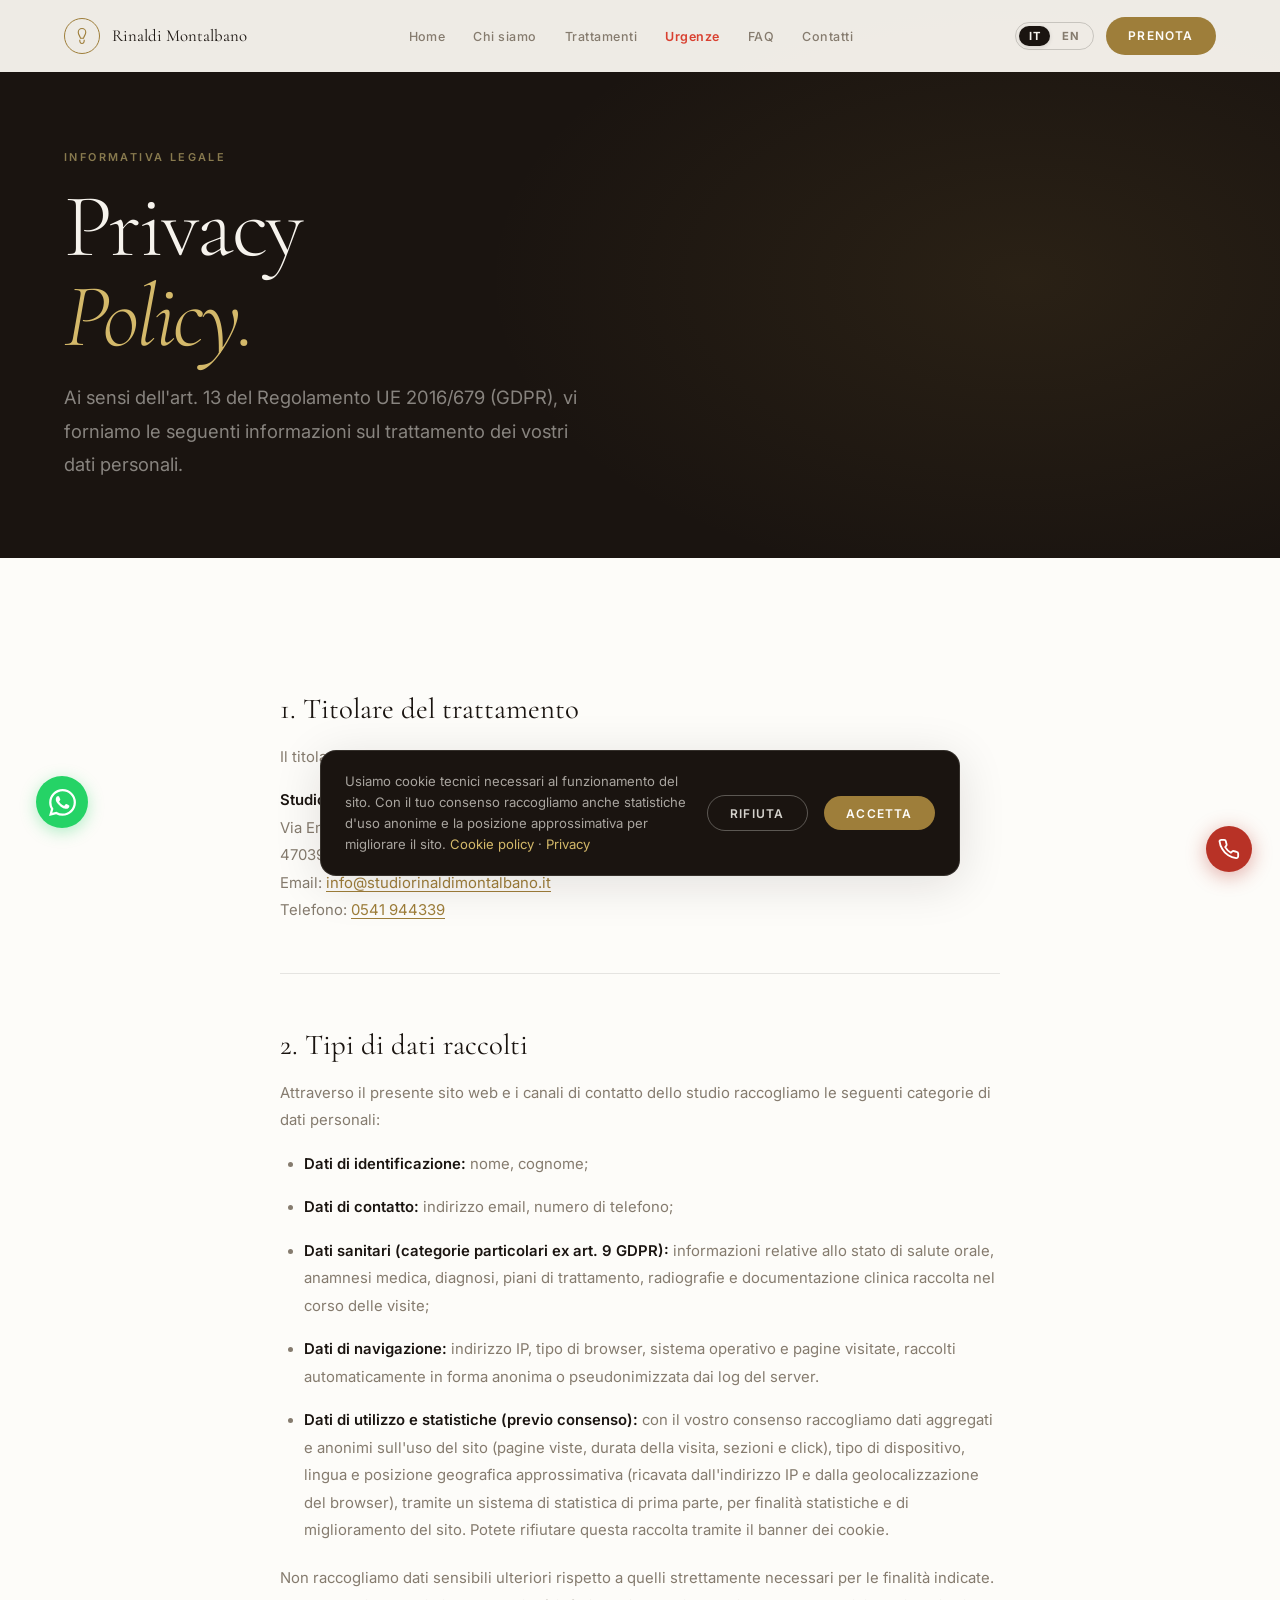
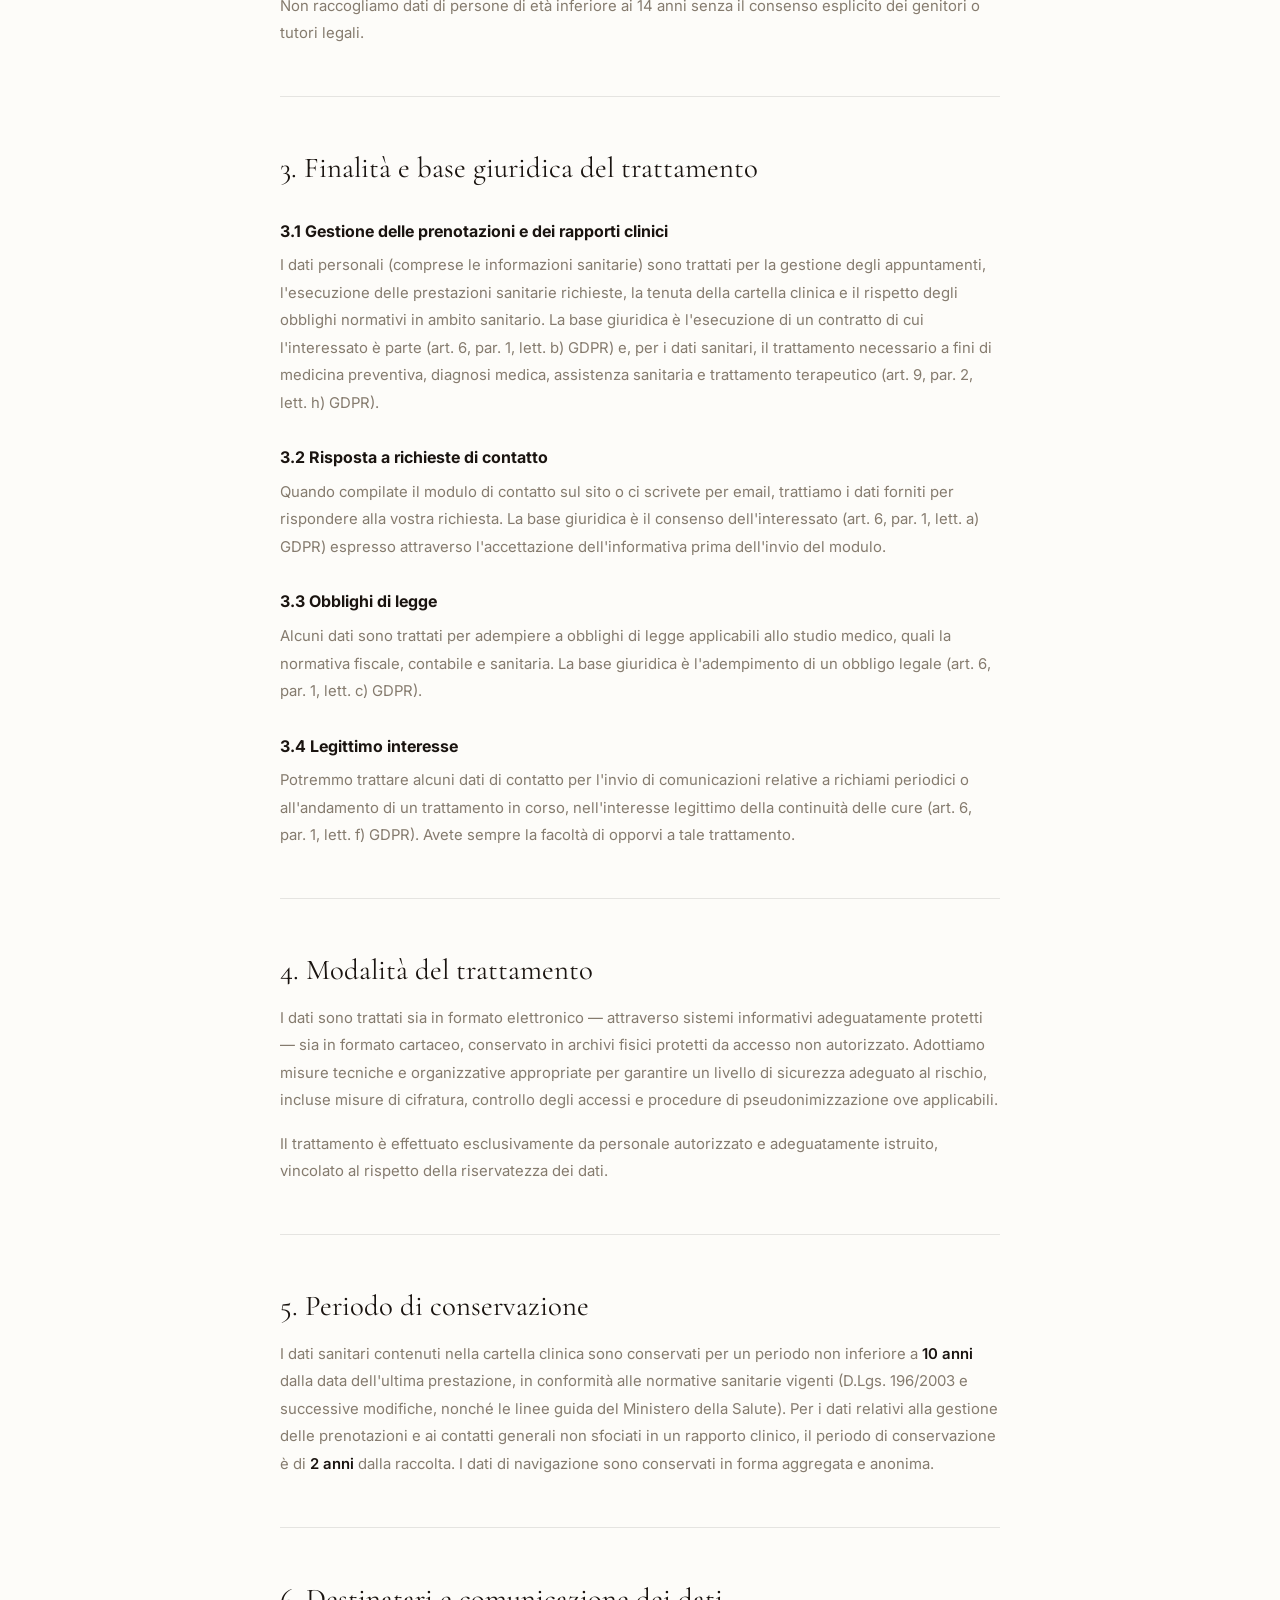
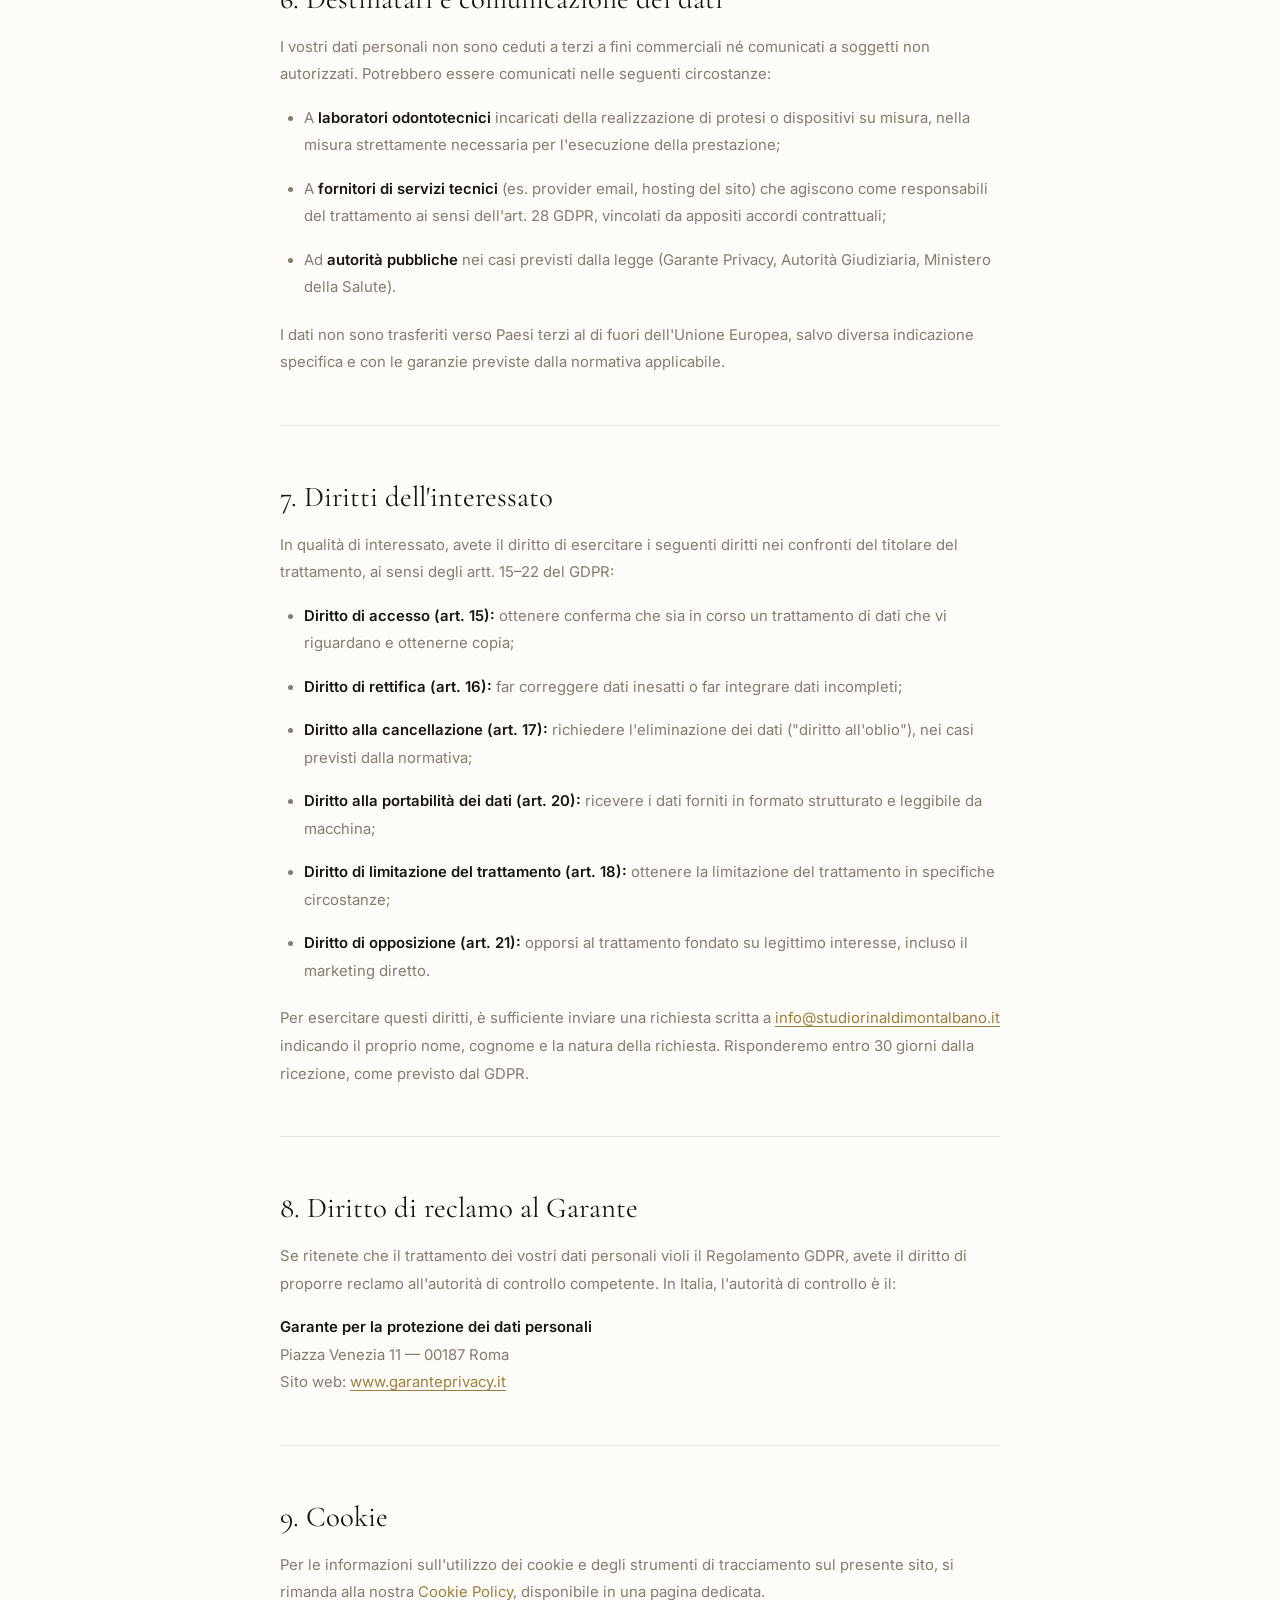
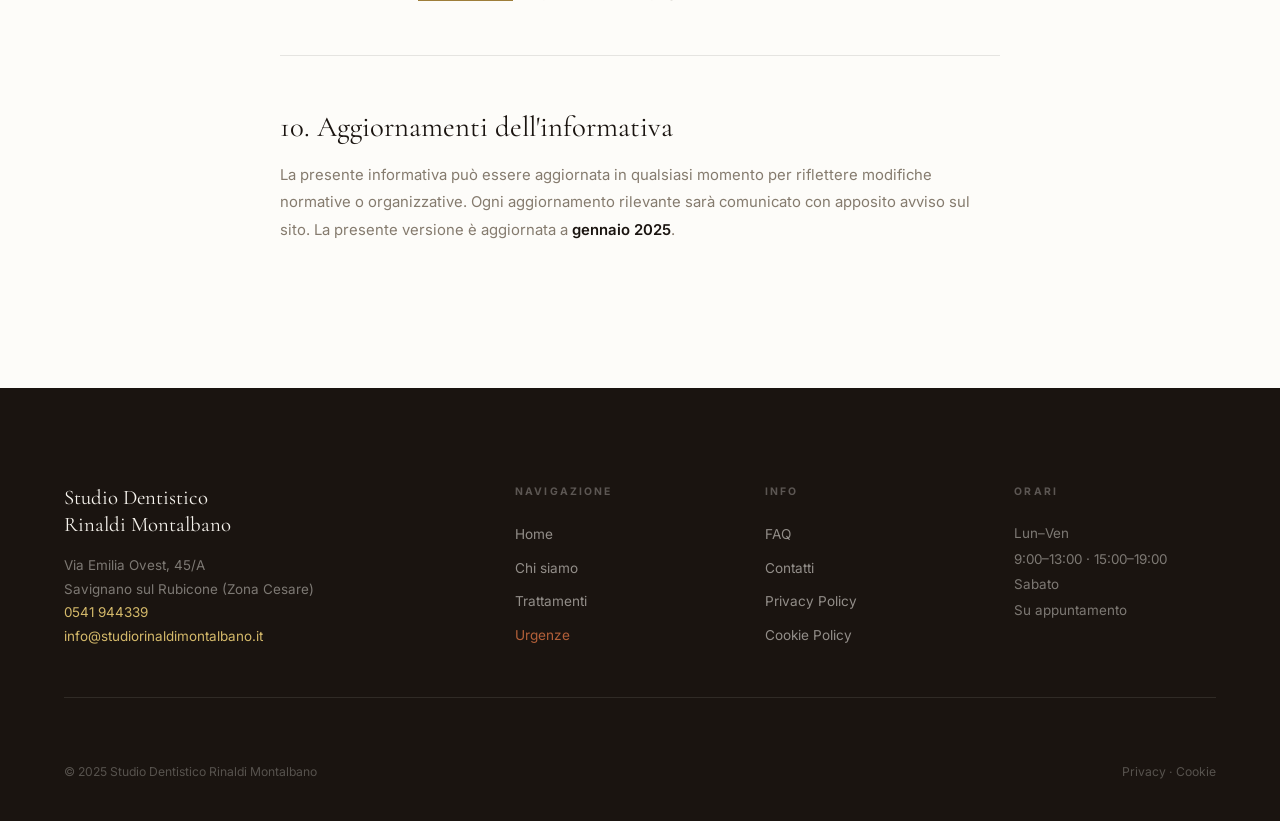
<file: privacy.html>
<!DOCTYPE html>
<html lang="it">
<head>
<meta charset="UTF-8"/>
<meta name="viewport" content="width=device-width, initial-scale=1.0"/>
<link rel="icon" href="assets/images/favicon.svg" type="image/svg+xml"/>
<meta name="robots" content="noindex"/>
<title>Privacy Policy — Studio Dentistico Rinaldi Montalbano</title>
<meta name="description" content="Informativa sul trattamento dei dati personali ai sensi del Regolamento UE 2016/679 (GDPR) — Studio Dentistico Rinaldi Montalbano."/>
<link rel="canonical" href="https://studio-rinaldi-montalbano.vercel.app/privacy.html"/>
<meta property="og:type" content="website"/>
<meta property="og:site_name" content="Studio Dentistico Rinaldi Montalbano"/>
<meta property="og:locale" content="it_IT"/>
<meta property="og:title" content="Privacy Policy — Studio Dentistico Rinaldi Montalbano"/>
<meta property="og:description" content="Informativa sul trattamento dei dati personali ai sensi del Regolamento UE 2016/679 (GDPR)."/>
<meta property="og:url" content="https://studio-rinaldi-montalbano.vercel.app/privacy.html"/>
<meta property="og:image" content="https://studio-rinaldi-montalbano.vercel.app/og-image.png"/>
<meta name="twitter:card" content="summary_large_image"/>
<link rel="preconnect" href="https://fonts.googleapis.com"/>
<link rel="preconnect" href="https://fonts.gstatic.com" crossorigin/>
<link href="https://fonts.googleapis.com/css2?family=Cormorant+Garamond:ital,wght@0,300;0,400;0,500;0,600;1,300;1,400;1,500;1,600&family=Inter:wght@300;400;500;600;700&display=swap" rel="stylesheet"/>
<link rel="stylesheet" href="assets/css/variables.css"/>
<link rel="stylesheet" href="assets/css/base.css"/>
<link rel="stylesheet" href="assets/css/components.css"/>
<link rel="stylesheet" href="assets/css/utilities.css"/>
</head>
<body>

<!-- NAV -->
<nav class="nav scrolled" id="main-nav">
  <div class="nav-inner">
    <a href="index.html" class="nav-logo">
      <div class="nav-logo-mark"><svg viewBox="0 0 24 24" fill="none" stroke="currentColor" stroke-width="1.5"><path d="M12 2C9 2 7 4.5 7 7c0 3 2.5 5.5 3 8h4c.5-2.5 3-5 3-8 0-2.5-2-5-5-5z"/><path d="M9 17c0 3 1.5 5 3 5s3-2 3-5"/></svg></div>
      <div class="nav-logo-text">Rinaldi Montalbano</div>
    </a>
    <ul class="nav-links">
      <li><a href="index.html">Home</a></li>
      <li><a href="chi-siamo.html">Chi siamo</a></li>
      <li><a href="trattamenti.html">Trattamenti</a></li>
      <li><a href="urgenze.html" class="urgent">Urgenze</a></li>
      <li><a href="domande-frequenti.html">FAQ</a></li>
      <li><a href="contatti.html">Contatti</a></li>
    </ul>
    <div class="nav-right">
      <div class="nav-lang"><button data-lang-btn="it" class="is-active">IT</button><button data-lang-btn="en">EN</button></div>
      <a href="contatti.html" class="btn btn-gold btn-sm nav-cta-btn">Prenota</a>
      <button class="nav-burger" id="nav-burger" aria-label="Menu"><span></span><span></span><span></span></button>
    </div>
  </div>
</nav>
<div class="mob-nav" id="mob-nav">
  <div class="mob-overlay" id="mob-overlay"></div>
  <div class="mob-drawer">
    <button class="mob-close-btn" id="mob-close"><svg viewBox="0 0 24 24" fill="none" stroke="currentColor" stroke-width="2" width="18" height="18"><path d="M18 6L6 18M6 6l12 12"/></svg></button>
    <ul class="mob-links">
      <li><a href="index.html">Home</a></li>
      <li><a href="chi-siamo.html">Chi siamo</a></li>
      <li><a href="trattamenti.html">Trattamenti</a></li>
      <li><a href="urgenze.html" class="urgent">Urgenze</a></li>
      <li><a href="domande-frequenti.html">FAQ</a></li>
      <li><a href="contatti.html">Contatti</a></li>
    </ul>
    <div class="mob-footer">
      <div class="mob-lang-row"><button data-lang-btn="it" class="is-active">Italiano</button><button data-lang-btn="en">English</button></div>
      <a href="contatti.html" class="btn btn-gold" style="justify-content:center">Prenota appuntamento</a>
    </div>
  </div>
</div>

<!-- PAGE HERO -->
<div class="page-hero">
  <div class="page-hero-inner">
    <span class="eyebrow reveal" data-i18n="ph.legal.eyebrow">Informativa legale</span>
    <h1 class="reveal reveal-delay-1" data-i18n-html="ph.privacy.h1">Privacy<br><em>Policy.</em></h1>
    <p class="lead reveal reveal-delay-2">Ai sensi dell'art. 13 del Regolamento UE 2016/679 (GDPR), vi forniamo le seguenti informazioni sul trattamento dei vostri dati personali.</p>
  </div>
</div>

<!-- PROSE CONTENT -->
<section class="section bg-paper">
  <div class="container">
    <div class="prose reveal">

      <h2>1. Titolare del trattamento</h2>
      <p>Il titolare del trattamento dei dati personali è:</p>
      <p><strong>Studio Dentistico Rinaldi Montalbano</strong><br>
      Via Emilia Ovest, 45/A<br>
      47039 Savignano sul Rubicone (FC)<br>
      Email: <a href="mailto:info@studiorinaldimontalbano.it">info@studiorinaldimontalbano.it</a><br>
      Telefono: <a href="tel:0541944339">0541 944339</a></p>

      <h2>2. Tipi di dati raccolti</h2>
      <p>Attraverso il presente sito web e i canali di contatto dello studio raccogliamo le seguenti categorie di dati personali:</p>
      <ul>
        <li><strong>Dati di identificazione:</strong> nome, cognome;</li>
        <li><strong>Dati di contatto:</strong> indirizzo email, numero di telefono;</li>
        <li><strong>Dati sanitari (categorie particolari ex art. 9 GDPR):</strong> informazioni relative allo stato di salute orale, anamnesi medica, diagnosi, piani di trattamento, radiografie e documentazione clinica raccolta nel corso delle visite;</li>
        <li><strong>Dati di navigazione:</strong> indirizzo IP, tipo di browser, sistema operativo e pagine visitate, raccolti automaticamente in forma anonima o pseudonimizzata dai log del server.</li>
        <li><strong>Dati di utilizzo e statistiche (previo consenso):</strong> con il vostro consenso raccogliamo dati aggregati e anonimi sull'uso del sito (pagine viste, durata della visita, sezioni e click), tipo di dispositivo, lingua e posizione geografica approssimativa (ricavata dall'indirizzo IP e dalla geolocalizzazione del browser), tramite un sistema di statistica di prima parte, per finalità statistiche e di miglioramento del sito. Potete rifiutare questa raccolta tramite il banner dei cookie.</li>
      </ul>
      <p>Non raccogliamo dati sensibili ulteriori rispetto a quelli strettamente necessari per le finalità indicate. Non raccogliamo dati di persone di età inferiore ai 14 anni senza il consenso esplicito dei genitori o tutori legali.</p>

      <h2>3. Finalità e base giuridica del trattamento</h2>

      <h3>3.1 Gestione delle prenotazioni e dei rapporti clinici</h3>
      <p>I dati personali (comprese le informazioni sanitarie) sono trattati per la gestione degli appuntamenti, l'esecuzione delle prestazioni sanitarie richieste, la tenuta della cartella clinica e il rispetto degli obblighi normativi in ambito sanitario. La base giuridica è l'esecuzione di un contratto di cui l'interessato è parte (art. 6, par. 1, lett. b) GDPR) e, per i dati sanitari, il trattamento necessario a fini di medicina preventiva, diagnosi medica, assistenza sanitaria e trattamento terapeutico (art. 9, par. 2, lett. h) GDPR).</p>

      <h3>3.2 Risposta a richieste di contatto</h3>
      <p>Quando compilate il modulo di contatto sul sito o ci scrivete per email, trattiamo i dati forniti per rispondere alla vostra richiesta. La base giuridica è il consenso dell'interessato (art. 6, par. 1, lett. a) GDPR) espresso attraverso l'accettazione dell'informativa prima dell'invio del modulo.</p>

      <h3>3.3 Obblighi di legge</h3>
      <p>Alcuni dati sono trattati per adempiere a obblighi di legge applicabili allo studio medico, quali la normativa fiscale, contabile e sanitaria. La base giuridica è l'adempimento di un obbligo legale (art. 6, par. 1, lett. c) GDPR).</p>

      <h3>3.4 Legittimo interesse</h3>
      <p>Potremmo trattare alcuni dati di contatto per l'invio di comunicazioni relative a richiami periodici o all'andamento di un trattamento in corso, nell'interesse legittimo della continuità delle cure (art. 6, par. 1, lett. f) GDPR). Avete sempre la facoltà di opporvi a tale trattamento.</p>

      <h2>4. Modalità del trattamento</h2>
      <p>I dati sono trattati sia in formato elettronico — attraverso sistemi informativi adeguatamente protetti — sia in formato cartaceo, conservato in archivi fisici protetti da accesso non autorizzato. Adottiamo misure tecniche e organizzative appropriate per garantire un livello di sicurezza adeguato al rischio, incluse misure di cifratura, controllo degli accessi e procedure di pseudonimizzazione ove applicabili.</p>
      <p>Il trattamento è effettuato esclusivamente da personale autorizzato e adeguatamente istruito, vincolato al rispetto della riservatezza dei dati.</p>

      <h2>5. Periodo di conservazione</h2>
      <p>I dati sanitari contenuti nella cartella clinica sono conservati per un periodo non inferiore a <strong>10 anni</strong> dalla data dell'ultima prestazione, in conformità alle normative sanitarie vigenti (D.Lgs. 196/2003 e successive modifiche, nonché le linee guida del Ministero della Salute). Per i dati relativi alla gestione delle prenotazioni e ai contatti generali non sfociati in un rapporto clinico, il periodo di conservazione è di <strong>2 anni</strong> dalla raccolta. I dati di navigazione sono conservati in forma aggregata e anonima.</p>

      <h2>6. Destinatari e comunicazione dei dati</h2>
      <p>I vostri dati personali non sono ceduti a terzi a fini commerciali né comunicati a soggetti non autorizzati. Potrebbero essere comunicati nelle seguenti circostanze:</p>
      <ul>
        <li>A <strong>laboratori odontotecnici</strong> incaricati della realizzazione di protesi o dispositivi su misura, nella misura strettamente necessaria per l'esecuzione della prestazione;</li>
        <li>A <strong>fornitori di servizi tecnici</strong> (es. provider email, hosting del sito) che agiscono come responsabili del trattamento ai sensi dell'art. 28 GDPR, vincolati da appositi accordi contrattuali;</li>
        <li>Ad <strong>autorità pubbliche</strong> nei casi previsti dalla legge (Garante Privacy, Autorità Giudiziaria, Ministero della Salute).</li>
      </ul>
      <p>I dati non sono trasferiti verso Paesi terzi al di fuori dell'Unione Europea, salvo diversa indicazione specifica e con le garanzie previste dalla normativa applicabile.</p>

      <h2>7. Diritti dell'interessato</h2>
      <p>In qualità di interessato, avete il diritto di esercitare i seguenti diritti nei confronti del titolare del trattamento, ai sensi degli artt. 15–22 del GDPR:</p>
      <ul>
        <li><strong>Diritto di accesso (art. 15):</strong> ottenere conferma che sia in corso un trattamento di dati che vi riguardano e ottenerne copia;</li>
        <li><strong>Diritto di rettifica (art. 16):</strong> far correggere dati inesatti o far integrare dati incompleti;</li>
        <li><strong>Diritto alla cancellazione (art. 17):</strong> richiedere l'eliminazione dei dati ("diritto all'oblio"), nei casi previsti dalla normativa;</li>
        <li><strong>Diritto alla portabilità dei dati (art. 20):</strong> ricevere i dati forniti in formato strutturato e leggibile da macchina;</li>
        <li><strong>Diritto di limitazione del trattamento (art. 18):</strong> ottenere la limitazione del trattamento in specifiche circostanze;</li>
        <li><strong>Diritto di opposizione (art. 21):</strong> opporsi al trattamento fondato su legittimo interesse, incluso il marketing diretto.</li>
      </ul>
      <p>Per esercitare questi diritti, è sufficiente inviare una richiesta scritta a <a href="mailto:info@studiorinaldimontalbano.it">info@studiorinaldimontalbano.it</a> indicando il proprio nome, cognome e la natura della richiesta. Risponderemo entro 30 giorni dalla ricezione, come previsto dal GDPR.</p>

      <h2>8. Diritto di reclamo al Garante</h2>
      <p>Se ritenete che il trattamento dei vostri dati personali violi il Regolamento GDPR, avete il diritto di proporre reclamo all'autorità di controllo competente. In Italia, l'autorità di controllo è il:</p>
      <p><strong>Garante per la protezione dei dati personali</strong><br>
      Piazza Venezia 11 — 00187 Roma<br>
      Sito web: <a href="https://www.garanteprivacy.it" target="_blank" rel="noopener">www.garanteprivacy.it</a></p>

      <h2>9. Cookie</h2>
      <p>Per le informazioni sull'utilizzo dei cookie e degli strumenti di tracciamento sul presente sito, si rimanda alla nostra <a href="cookie.html">Cookie Policy</a>, disponibile in una pagina dedicata.</p>

      <h2>10. Aggiornamenti dell'informativa</h2>
      <p>La presente informativa può essere aggiornata in qualsiasi momento per riflettere modifiche normative o organizzative. Ogni aggiornamento rilevante sarà comunicato con apposito avviso sul sito. La presente versione è aggiornata a <strong>gennaio 2025</strong>.</p>

    </div>
  </div>
</section>

<!-- FOOTER -->
<footer class="footer">
  <div class="footer-grid">
    <div class="footer-brand">
      <div class="footer-brand-name">Studio Dentistico<br>Rinaldi Montalbano</div>
      <p>Via Emilia Ovest, 45/A<br>Savignano sul Rubicone (Zona Cesare)<br><a href="tel:0541944339">0541 944339</a><br><a href="mailto:info@studiorinaldimontalbano.it">info@studiorinaldimontalbano.it</a></p>
    </div>
    <div>
      <div class="footer-col-title">Navigazione</div>
      <ul class="footer-links">
        <li><a href="index.html">Home</a></li>
        <li><a href="chi-siamo.html">Chi siamo</a></li>
        <li><a href="trattamenti.html">Trattamenti</a></li>
        <li><a href="urgenze.html" class="urgent">Urgenze</a></li>
      </ul>
    </div>
    <div>
      <div class="footer-col-title">Info</div>
      <ul class="footer-links">
        <li><a href="domande-frequenti.html">FAQ</a></li>
        <li><a href="contatti.html">Contatti</a></li>
        <li><a href="privacy.html">Privacy Policy</a></li>
        <li><a href="cookie.html">Cookie Policy</a></li>
      </ul>
    </div>
    <div>
      <div class="footer-col-title">Orari</div>
      <p style="font-size:0.84rem;line-height:1.9;color:rgba(246,243,237,0.45)">Lun–Ven<br>9:00–13:00 · 15:00–19:00<br>Sabato<br>Su appuntamento</p>
    </div>
  </div>
  <div class="footer-bottom">
    <span>© 2025 Studio Dentistico Rinaldi Montalbano</span>
    <span><a href="privacy.html">Privacy</a> · <a href="cookie.html">Cookie</a></span>
  </div>
</footer>
<a href="tel:0541944339" class="phone-float" aria-label="Chiama"><svg class="phone-float-icon" viewBox="0 0 24 24" fill="none" stroke="currentColor" stroke-width="2"><path d="M22 16.92v3a2 2 0 01-2.18 2 19.79 19.79 0 01-8.63-3.07A19.5 19.5 0 014.69 12 19.79 19.79 0 011.64 3.4 2 2 0 013.62 2h3a2 2 0 012 1.72c.127.96.361 1.903.7 2.81a2 2 0 01-.45 2.11L7.91 9.91a16 16 0 006.16 6.16l1.27-1.27a2 2 0 012.11-.45c.907.339 1.85.573 2.81.7A2 2 0 0122 16.92z"/></svg><span class="phone-float-label">0541 944339</span></a>
<div class="cookie-bar" id="cookie-bar"><p id="cookie-p">Utilizziamo cookie tecnici. <a href="cookie.html">Cookie policy</a> · <a href="privacy.html">Privacy</a></p><button class="btn btn-gold btn-sm" id="cookie-ok">Accetta</button></div>
<script src="assets/js/config.js"></script>
<script src="assets/js/i18n.js"></script>
<script src="assets/js/team.js"></script>
<script src="assets/js/analytics.js"></script>
<script src="assets/js/main.js"></script>
</body>
</html>
</file>
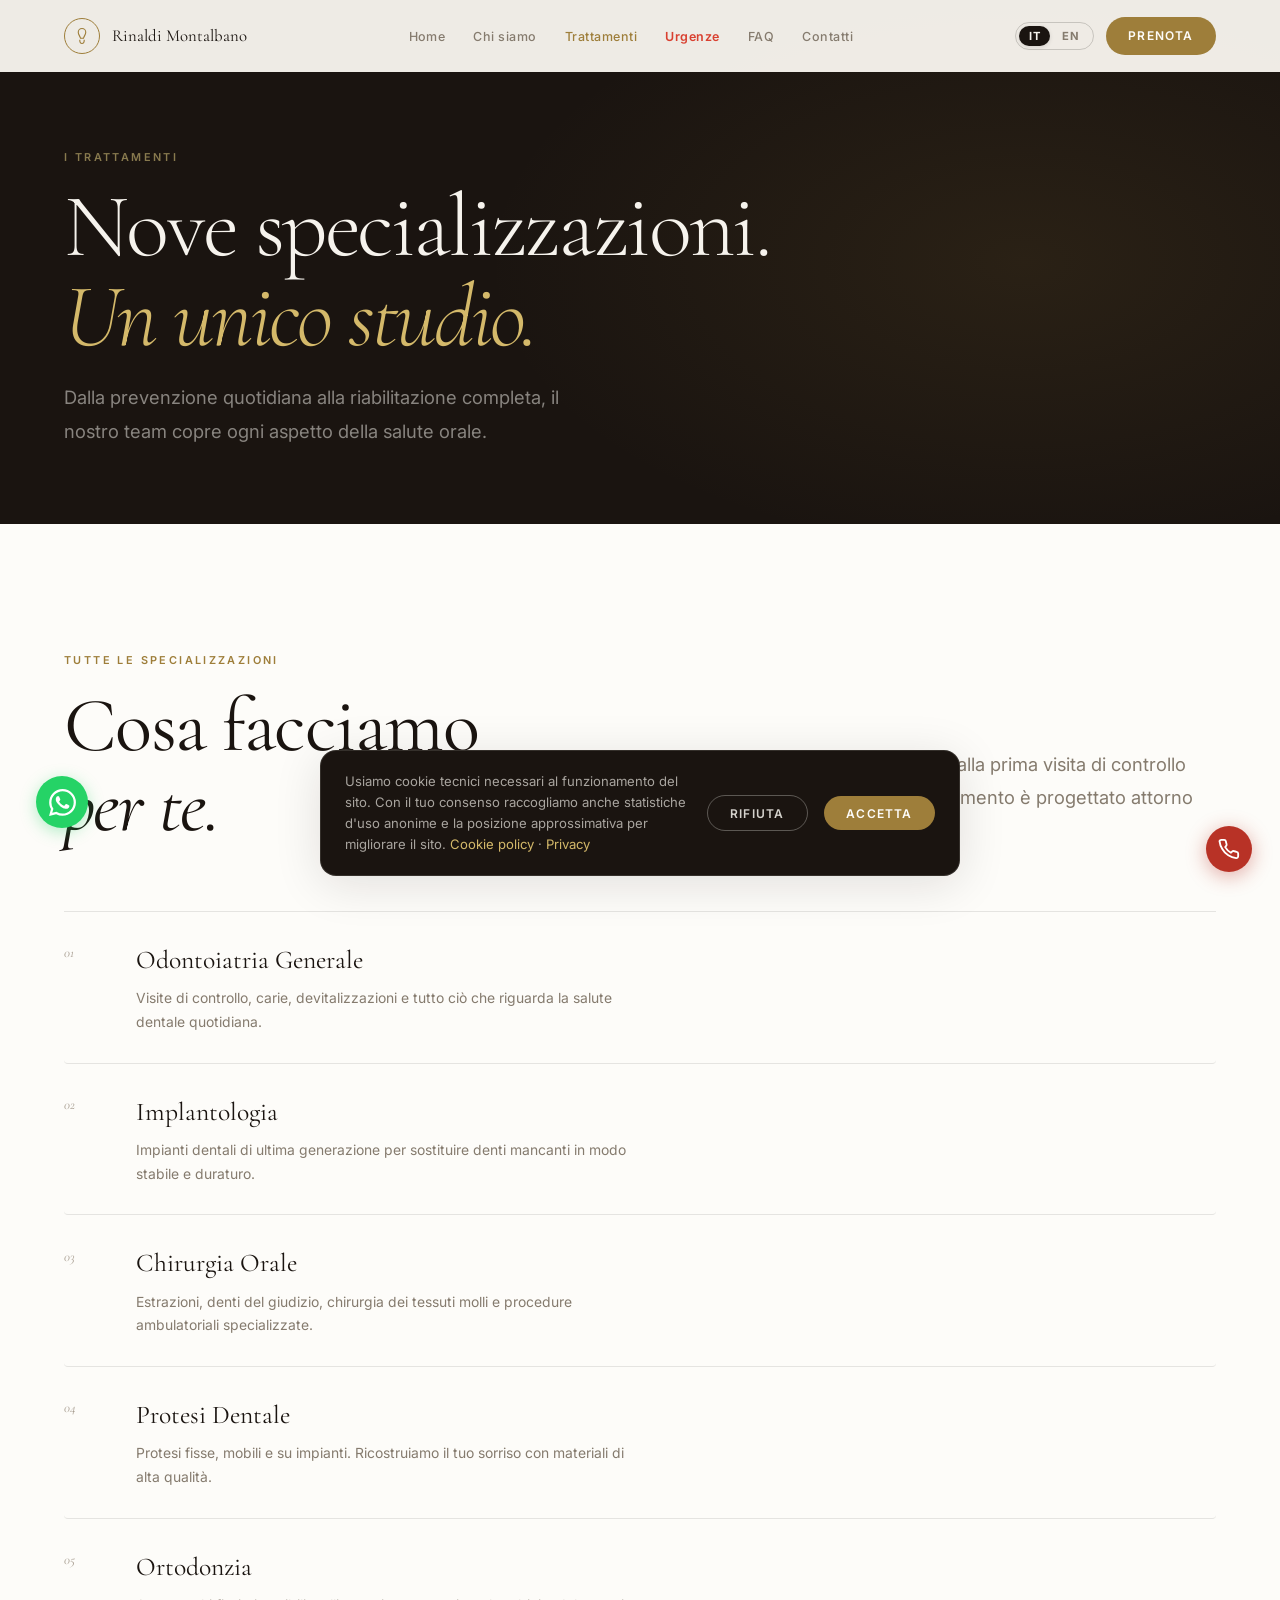
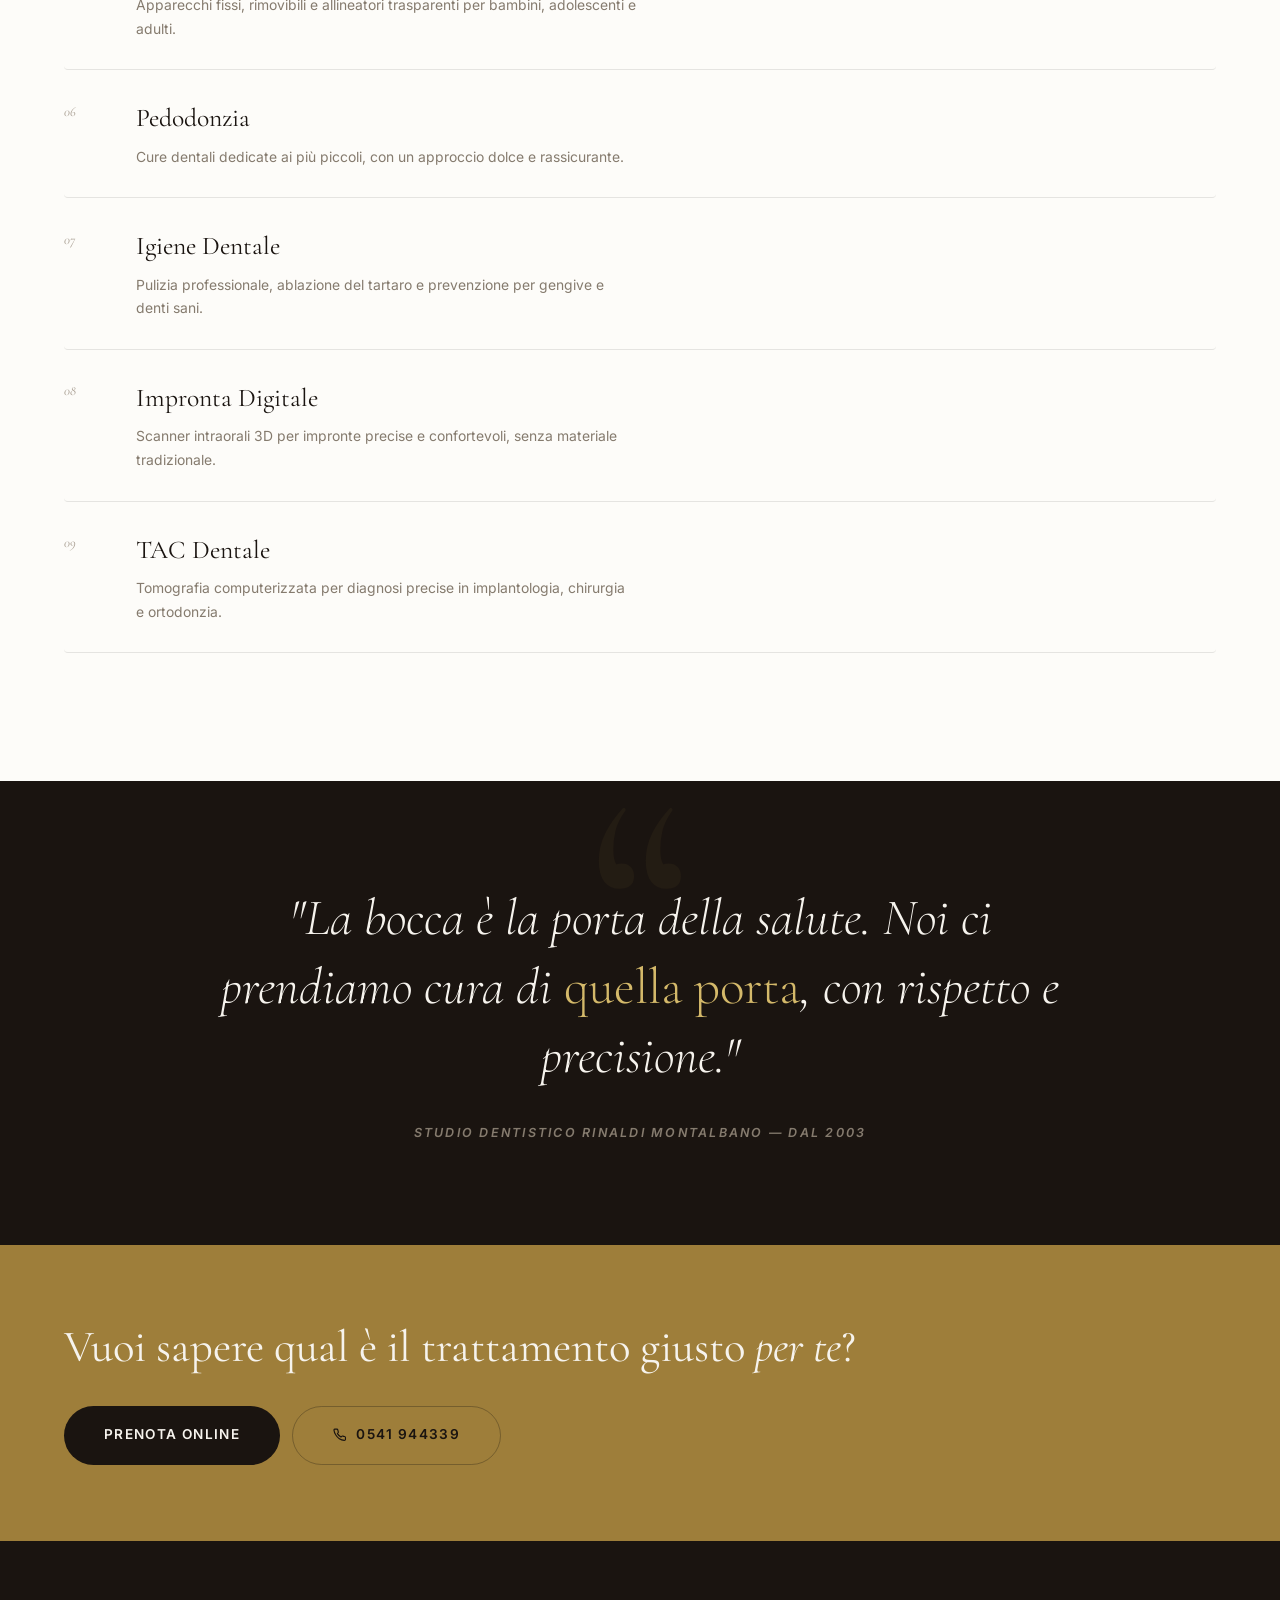
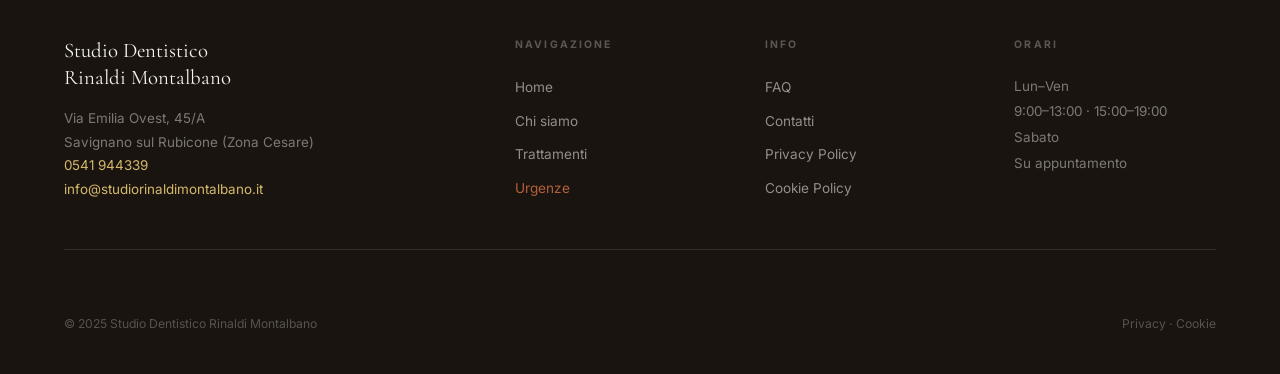
<file: trattamenti.html>
<!DOCTYPE html>
<html lang="it">
<head>
<meta charset="UTF-8"/>
<meta name="viewport" content="width=device-width, initial-scale=1.0"/>
<link rel="icon" href="assets/images/favicon.svg" type="image/svg+xml"/>
<title>Trattamenti — Studio Dentistico Rinaldi Montalbano</title>
<meta name="description" content="Nove specializzazioni in un unico studio a Savignano sul Rubicone: implantologia, ortodonzia, chirurgia orale, protesi, pedodonzia, igiene, impronta digitale, TAC dentale e odontoiatria generale."/>
<link rel="canonical" href="https://studio-rinaldi-montalbano.vercel.app/trattamenti.html"/>
<meta property="og:type" content="website"/>
<meta property="og:site_name" content="Studio Dentistico Rinaldi Montalbano"/>
<meta property="og:locale" content="it_IT"/>
<meta property="og:title" content="Trattamenti — Studio Dentistico Rinaldi Montalbano"/>
<meta property="og:description" content="Nove specializzazioni sotto un unico tetto: implantologia, ortodonzia, chirurgia orale, protesi, pedodonzia, igiene, impronta digitale e TAC dentale."/>
<meta property="og:url" content="https://studio-rinaldi-montalbano.vercel.app/trattamenti.html"/>
<meta property="og:image" content="https://studio-rinaldi-montalbano.vercel.app/og-image.png"/>
<meta name="twitter:card" content="summary_large_image"/>
<link rel="preconnect" href="https://fonts.googleapis.com"/>
<link rel="preconnect" href="https://fonts.gstatic.com" crossorigin/>
<link href="https://fonts.googleapis.com/css2?family=Cormorant+Garamond:ital,wght@0,300;0,400;0,500;0,600;1,300;1,400;1,500;1,600&family=Inter:wght@300;400;500;600;700&display=swap" rel="stylesheet"/>
<link rel="stylesheet" href="assets/css/variables.css"/>
<link rel="stylesheet" href="assets/css/base.css"/>
<link rel="stylesheet" href="assets/css/components.css"/>
<link rel="stylesheet" href="assets/css/utilities.css"/>
</head>
<body>

<!-- NAV -->
<nav class="nav scrolled" id="main-nav">
  <div class="nav-inner">
    <a href="index.html" class="nav-logo">
      <div class="nav-logo-mark"><svg viewBox="0 0 24 24" fill="none" stroke="currentColor" stroke-width="1.5"><path d="M12 2C9 2 7 4.5 7 7c0 3 2.5 5.5 3 8h4c.5-2.5 3-5 3-8 0-2.5-2-5-5-5z"/><path d="M9 17c0 3 1.5 5 3 5s3-2 3-5"/></svg></div>
      <div class="nav-logo-text">Rinaldi Montalbano</div>
    </a>
    <ul class="nav-links">
      <li><a href="index.html">Home</a></li>
      <li><a href="chi-siamo.html">Chi siamo</a></li>
      <li><a href="trattamenti.html">Trattamenti</a></li>
      <li><a href="urgenze.html" class="urgent">Urgenze</a></li>
      <li><a href="domande-frequenti.html">FAQ</a></li>
      <li><a href="contatti.html">Contatti</a></li>
    </ul>
    <div class="nav-right">
      <div class="nav-lang"><button data-lang-btn="it" class="is-active">IT</button><button data-lang-btn="en">EN</button></div>
      <a href="contatti.html" class="btn btn-gold btn-sm nav-cta-btn">Prenota</a>
      <button class="nav-burger" id="nav-burger" aria-label="Menu"><span></span><span></span><span></span></button>
    </div>
  </div>
</nav>
<div class="mob-nav" id="mob-nav">
  <div class="mob-overlay" id="mob-overlay"></div>
  <div class="mob-drawer">
    <button class="mob-close-btn" id="mob-close"><svg viewBox="0 0 24 24" fill="none" stroke="currentColor" stroke-width="2" width="18" height="18"><path d="M18 6L6 18M6 6l12 12"/></svg></button>
    <ul class="mob-links">
      <li><a href="index.html">Home</a></li>
      <li><a href="chi-siamo.html">Chi siamo</a></li>
      <li><a href="trattamenti.html">Trattamenti</a></li>
      <li><a href="urgenze.html" class="urgent">Urgenze</a></li>
      <li><a href="domande-frequenti.html">FAQ</a></li>
      <li><a href="contatti.html">Contatti</a></li>
    </ul>
    <div class="mob-footer">
      <div class="mob-lang-row"><button data-lang-btn="it" class="is-active">Italiano</button><button data-lang-btn="en">English</button></div>
      <a href="contatti.html" class="btn btn-gold" style="justify-content:center">Prenota appuntamento</a>
    </div>
  </div>
</div>

<!-- PAGE HERO -->
<div class="page-hero">
  <div class="page-hero-inner">
    <span class="eyebrow reveal" data-i18n="treat.ph.eyebrow">I trattamenti</span>
    <h1 class="reveal reveal-delay-1" data-i18n-html="treat.ph.h1">Nove specializzazioni.<br><em>Un unico studio.</em></h1>
    <p class="lead reveal reveal-delay-2" data-i18n="treat.ph.lead">Dall'odontoiatria generale alla chirurgia implantologica avanzata, tutto ciò di cui la tua salute orale ha bisogno si trova sotto lo stesso tetto, seguito dallo stesso team di fiducia.</p>
  </div>
</div>

<!-- TREATMENTS LIST -->
<section class="section bg-paper">
  <div class="container">
    <div class="services-header reveal">
      <div>
        <p class="eyebrow" style="margin-bottom:1rem" data-i18n="treat.list.eyebrow">Tutte le specializzazioni</p>
        <h2 class="display-lg" style="color:var(--deep)" data-i18n-html="treat.list.title">Cosa facciamo<br><em>per te.</em></h2>
      </div>
      <p class="lead" data-i18n="treat.list.lead">Un percorso di cura personalizzato, dalla prima visita di controllo alla riabilitazione completa. Ogni trattamento è progettato attorno alle tue esigenze.</p>
    </div>
    <div class="services-list">

      <div class="svc-row reveal">
        <span class="svc-num">01</span>
        <div class="svc-content">
          <h3 data-i18n="svc.01">Odontoiatria Generale</h3>
          <p data-i18n="svc.01.desc">La base di ogni buona salute dentale: visite di controllo periodiche, carie, otturazioni, devitalizzazioni e trattamenti endodontici. Interveniamo tempestivamente per preservare i tuoi denti naturali il più a lungo possibile, prevenendo problematiche maggiori con protocolli di controllo semplici e regolari. Un dente curato in tempo è un dente salvato.</p>
        </div>
        <div class="svc-arrow"><svg viewBox="0 0 24 24" fill="none" stroke="currentColor" stroke-width="2"><path d="M5 12h14M13 6l6 6-6 6"/></svg></div>
      </div>

      <div class="svc-row reveal reveal-delay-1">
        <span class="svc-num">02</span>
        <div class="svc-content">
          <h3 data-i18n="svc.02">Implantologia</h3>
          <p data-i18n="svc.02.desc">Impianti dentali di ultima generazione per sostituire uno o più denti mancanti in modo stabile, duraturo e del tutto naturale. Il Dott. Marcello Rinaldi esegue l'intervento in day surgery, con tecniche mininvasive e tempi di recupero ridotti. La pianificazione digitale preoperatoria garantisce la massima precisione e sicurezza in ogni fase del trattamento.</p>
        </div>
        <div class="svc-arrow"><svg viewBox="0 0 24 24" fill="none" stroke="currentColor" stroke-width="2"><path d="M5 12h14M13 6l6 6-6 6"/></svg></div>
      </div>

      <div class="svc-row reveal reveal-delay-2">
        <span class="svc-num">03</span>
        <div class="svc-content">
          <h3 data-i18n="svc.03">Chirurgia Orale</h3>
          <p data-i18n="svc.03.desc">Estrazioni complesse, rimozione di denti del giudizio inclusi o semi-inclusi, chirurgia dei tessuti molli e procedure ambulatoriali specializzate. Operiamo in ambiente sterile, con anestesia locale efficace e protocolli post-operatori chiari, per garantire un decorso tranquillo e un rapido ritorno alle attività quotidiane.</p>
        </div>
        <div class="svc-arrow"><svg viewBox="0 0 24 24" fill="none" stroke="currentColor" stroke-width="2"><path d="M5 12h14M13 6l6 6-6 6"/></svg></div>
      </div>

      <div class="svc-row reveal">
        <span class="svc-num">04</span>
        <div class="svc-content">
          <h3 data-i18n="svc.04">Protesi Dentale</h3>
          <p data-i18n="svc.04.desc">Protesi fisse su denti naturali o su impianti, protesi mobili totali o parziali, corone e ponti in ceramica o zirconio. Il Dott. Mauro Rinaldi progetta ogni soluzione protesica su misura, curando l'estetica e la funzione in egual misura, con materiali di alta qualità e un'attenzione maniacale ai dettagli che fanno la differenza nel risultato finale.</p>
        </div>
        <div class="svc-arrow"><svg viewBox="0 0 24 24" fill="none" stroke="currentColor" stroke-width="2"><path d="M5 12h14M13 6l6 6-6 6"/></svg></div>
      </div>

      <div class="svc-row reveal reveal-delay-1">
        <span class="svc-num">05</span>
        <div class="svc-content">
          <h3 data-i18n="svc.05">Ortodonzia</h3>
          <p data-i18n="svc.05.desc">Apparecchi fissi tradizionali, apparecchi rimovibili e allineatori trasparenti per bambini, adolescenti e adulti. La Dott.ssa Clara Montalbano valuta ogni caso individualmente, scegliendo il percorso ortodontico più adeguato all'età e alle esigenze del paziente. Gli allineatori trasparenti permettono di correggere il morso senza rinunciare all'estetica durante il trattamento.</p>
        </div>
        <div class="svc-arrow"><svg viewBox="0 0 24 24" fill="none" stroke="currentColor" stroke-width="2"><path d="M5 12h14M13 6l6 6-6 6"/></svg></div>
      </div>

      <div class="svc-row reveal reveal-delay-2">
        <span class="svc-num">06</span>
        <div class="svc-content">
          <h3 data-i18n="svc.06">Pedodonzia</h3>
          <p data-i18n="svc.06.desc">Cure dentali dedicate ai più piccoli, dalla prima visita del neonato alla gestione dei denti da latte e permanenti in fase evolutiva. Il nostro approccio è pensato per ridurre l'ansia e costruire un rapporto di fiducia duraturo con il piccolo paziente, trasformando ogni visita in un'esperienza positiva. Interveniamo precocemente per prevenire malocclusioni e carie nei bambini.</p>
        </div>
        <div class="svc-arrow"><svg viewBox="0 0 24 24" fill="none" stroke="currentColor" stroke-width="2"><path d="M5 12h14M13 6l6 6-6 6"/></svg></div>
      </div>

      <div class="svc-row reveal">
        <span class="svc-num">07</span>
        <div class="svc-content">
          <h3 data-i18n="svc.07">Igiene Dentale Professionale</h3>
          <p data-i18n="svc.07.desc">Pulizia professionale dei denti, ablazione del tartaro sopra e sotto-gengivale, lucidatura e istruzioni personalizzate per l'igiene domiciliare. La prevenzione è il modo più efficace e meno costoso per mantenere denti e gengive in salute nel lungo periodo. Consigliamo una seduta ogni sei mesi, o con frequenza adattata alla situazione individuale di ogni paziente.</p>
        </div>
        <div class="svc-arrow"><svg viewBox="0 0 24 24" fill="none" stroke="currentColor" stroke-width="2"><path d="M5 12h14M13 6l6 6-6 6"/></svg></div>
      </div>

      <div class="svc-row reveal reveal-delay-1">
        <span class="svc-num">08</span>
        <div class="svc-content">
          <h3 data-i18n="svc.08">Impronta Digitale</h3>
          <p data-i18n="svc.08.desc">Scanner intraorali 3D di ultima generazione per la rilevazione di impronte digitali precise, rapide e completamente prive del disagio del materiale d'impronta tradizionale. Il modello digitale viene inviato direttamente al laboratorio, riducendo i tempi di realizzazione di protesi e apparecchi ortodontici e garantendo una precisione millimetrica nei risultati.</p>
        </div>
        <div class="svc-arrow"><svg viewBox="0 0 24 24" fill="none" stroke="currentColor" stroke-width="2"><path d="M5 12h14M13 6l6 6-6 6"/></svg></div>
      </div>

      <div class="svc-row reveal reveal-delay-2">
        <span class="svc-num">09</span>
        <div class="svc-content">
          <h3 data-i18n="svc.09">TAC Dentale (CBCT)</h3>
          <p data-i18n="svc.09.desc">Tomografia computerizzata cone beam per una diagnostica tridimensionale ad alta risoluzione in ambito implantologico, chirurgico e ortodontico. La TAC dentale permette di pianificare gli impianti con precisione assoluta, visualizzare strutture anatomiche invisibili alla radiografia tradizionale e ridurre al minimo le variabili intraoperatorie per interventi più sicuri e prevedibili.</p>
        </div>
        <div class="svc-arrow"><svg viewBox="0 0 24 24" fill="none" stroke="currentColor" stroke-width="2"><path d="M5 12h14M13 6l6 6-6 6"/></svg></div>
      </div>

    </div>
  </div>
</section>

<!-- PULL QUOTE -->
<div class="pull-quote">
  <blockquote class="reveal" data-i18n-html="quote.text">"Ogni bocca racconta una storia diversa. Il nostro compito è <em>leggerla con cura</em>, trattarla con competenza e restituire un sorriso che duri nel tempo."</blockquote>
  <cite class="reveal reveal-delay-1" data-i18n="quote.cite">Studio Dentistico Rinaldi Montalbano — approccio olistico dal 2003</cite>
</div>

<!-- CTA BAND -->
<div class="cta-band">
  <div class="cta-band-inner">
    <h2 class="reveal" data-i18n-html="treat.cta.title">Prenota una visita<br><em>di consulenza.</em></h2>
    <div class="cta-band-actions reveal reveal-delay-1">
      <a href="contatti.html" class="btn btn-dark btn-lg" data-i18n="cta.book">Prenota online</a>
      <a href="tel:0541944339" class="btn btn-lg" style="background:transparent;border:1.5px solid rgba(26,20,16,0.3);color:var(--deep)">
        <svg viewBox="0 0 24 24" fill="none" stroke="currentColor" stroke-width="2" width="16" height="16"><path d="M22 16.92v3a2 2 0 01-2.18 2 19.79 19.79 0 01-8.63-3.07A19.5 19.5 0 014.69 12 19.79 19.79 0 011.64 3.4 2 2 0 013.62 2h3a2 2 0 012 1.72c.127.96.361 1.903.7 2.81a2 2 0 01-.45 2.11L7.91 9.91a16 16 0 006.16 6.16l1.27-1.27a2 2 0 012.11-.45c.907.339 1.85.573 2.81.7A2 2 0 0122 16.92z"/></svg>
        0541 944339
      </a>
    </div>
  </div>
</div>

<!-- FOOTER -->
<footer class="footer">
  <div class="footer-grid">
    <div class="footer-brand">
      <div class="footer-brand-name">Studio Dentistico<br>Rinaldi Montalbano</div>
      <p>Via Emilia Ovest, 45/A<br>Savignano sul Rubicone (Zona Cesare)<br><a href="tel:0541944339">0541 944339</a><br><a href="mailto:info@studiorinaldimontalbano.it">info@studiorinaldimontalbano.it</a></p>
    </div>
    <div>
      <div class="footer-col-title">Navigazione</div>
      <ul class="footer-links">
        <li><a href="index.html">Home</a></li>
        <li><a href="chi-siamo.html">Chi siamo</a></li>
        <li><a href="trattamenti.html">Trattamenti</a></li>
        <li><a href="urgenze.html" class="urgent">Urgenze</a></li>
      </ul>
    </div>
    <div>
      <div class="footer-col-title">Info</div>
      <ul class="footer-links">
        <li><a href="domande-frequenti.html">FAQ</a></li>
        <li><a href="contatti.html">Contatti</a></li>
        <li><a href="privacy.html">Privacy Policy</a></li>
        <li><a href="cookie.html">Cookie Policy</a></li>
      </ul>
    </div>
    <div>
      <div class="footer-col-title">Orari</div>
      <p style="font-size:0.84rem;line-height:1.9;color:rgba(246,243,237,0.45)">Lun–Ven<br>9:00–13:00 · 15:00–19:00<br>Sabato<br>Su appuntamento</p>
    </div>
  </div>
  <div class="footer-bottom">
    <span>© 2025 Studio Dentistico Rinaldi Montalbano</span>
    <span><a href="privacy.html">Privacy</a> · <a href="cookie.html">Cookie</a></span>
  </div>
</footer>
<a href="tel:0541944339" class="phone-float" aria-label="Chiama"><svg class="phone-float-icon" viewBox="0 0 24 24" fill="none" stroke="currentColor" stroke-width="2"><path d="M22 16.92v3a2 2 0 01-2.18 2 19.79 19.79 0 01-8.63-3.07A19.5 19.5 0 014.69 12 19.79 19.79 0 011.64 3.4 2 2 0 013.62 2h3a2 2 0 012 1.72c.127.96.361 1.903.7 2.81a2 2 0 01-.45 2.11L7.91 9.91a16 16 0 006.16 6.16l1.27-1.27a2 2 0 012.11-.45c.907.339 1.85.573 2.81.7A2 2 0 0122 16.92z"/></svg><span class="phone-float-label">0541 944339</span></a>
<div class="cookie-bar" id="cookie-bar"><p id="cookie-p">Utilizziamo cookie tecnici. <a href="cookie.html">Cookie policy</a> · <a href="privacy.html">Privacy</a></p><button class="btn btn-gold btn-sm" id="cookie-ok">Accetta</button></div>
<script src="assets/js/config.js"></script>
<script src="assets/js/i18n.js"></script>
<script src="assets/js/team.js"></script>
<script src="assets/js/analytics.js"></script>
<script src="assets/js/main.js"></script>
</body>
</html>
</file>
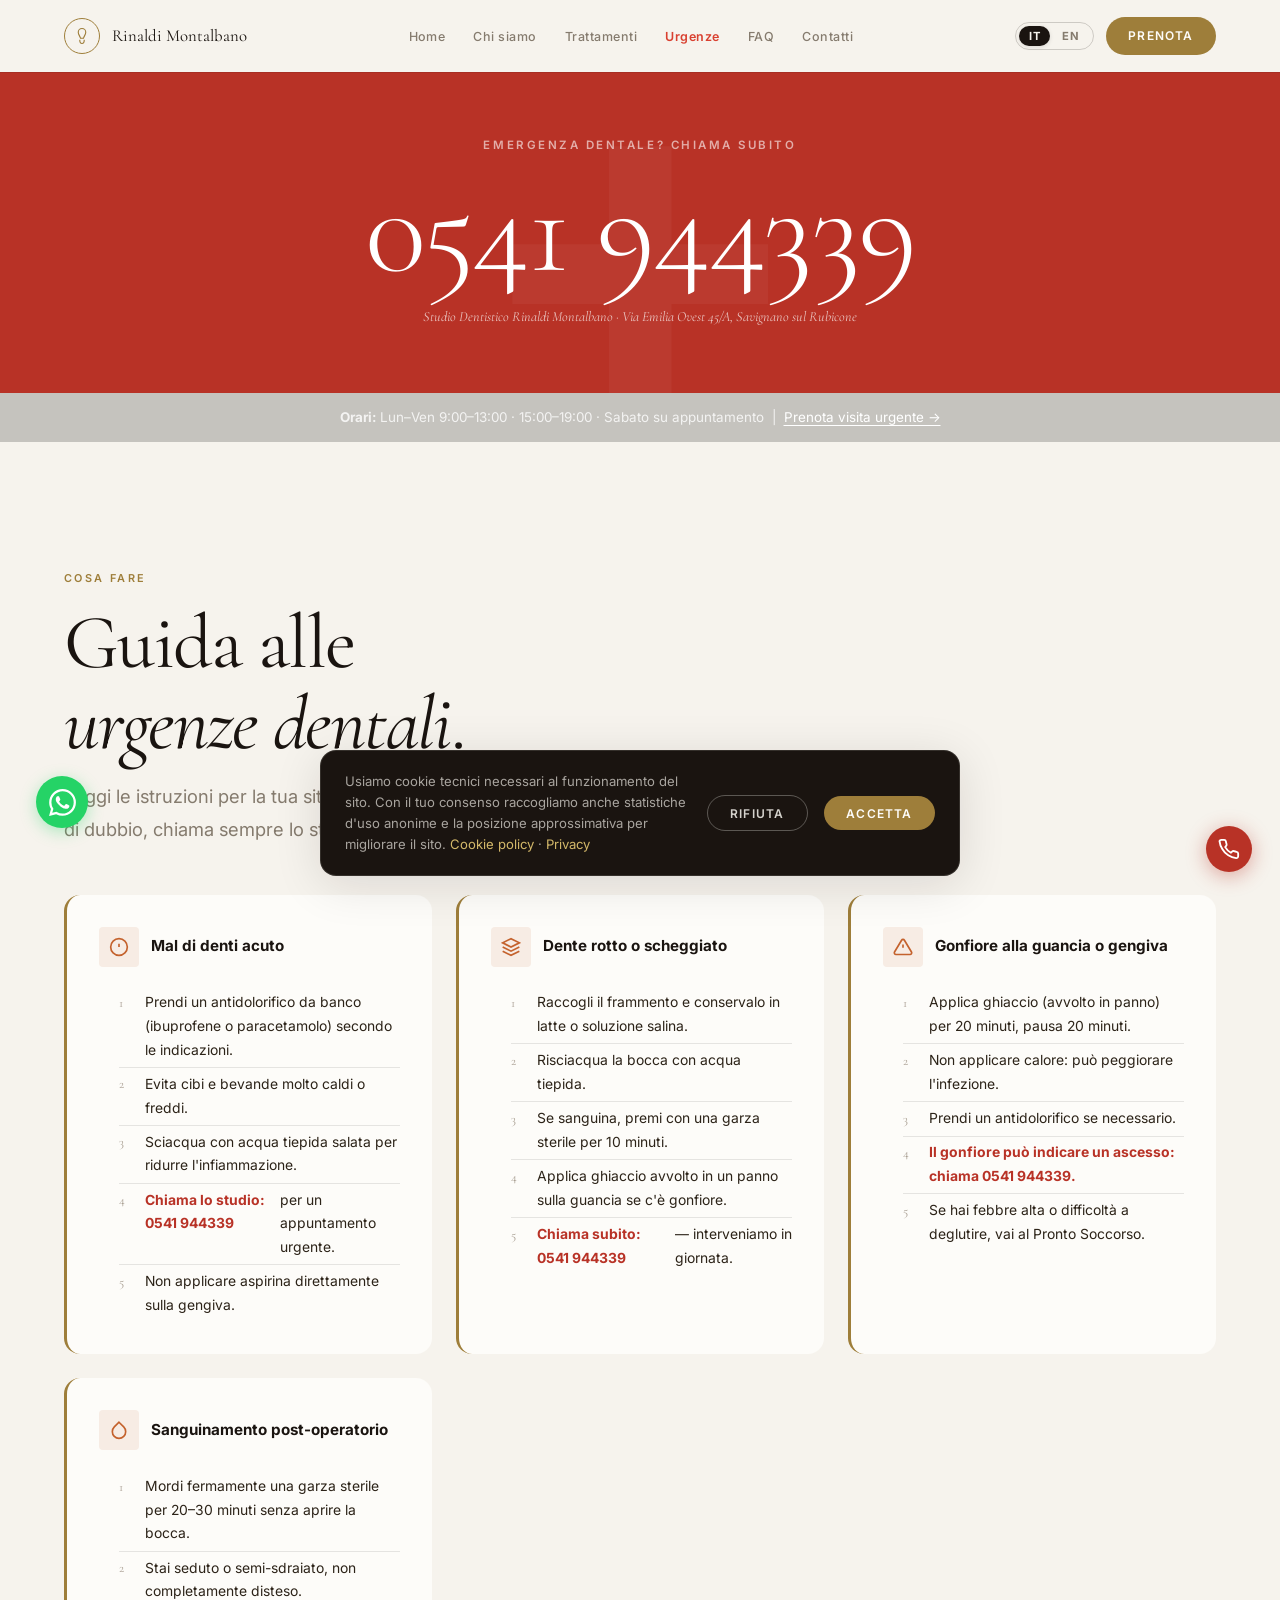
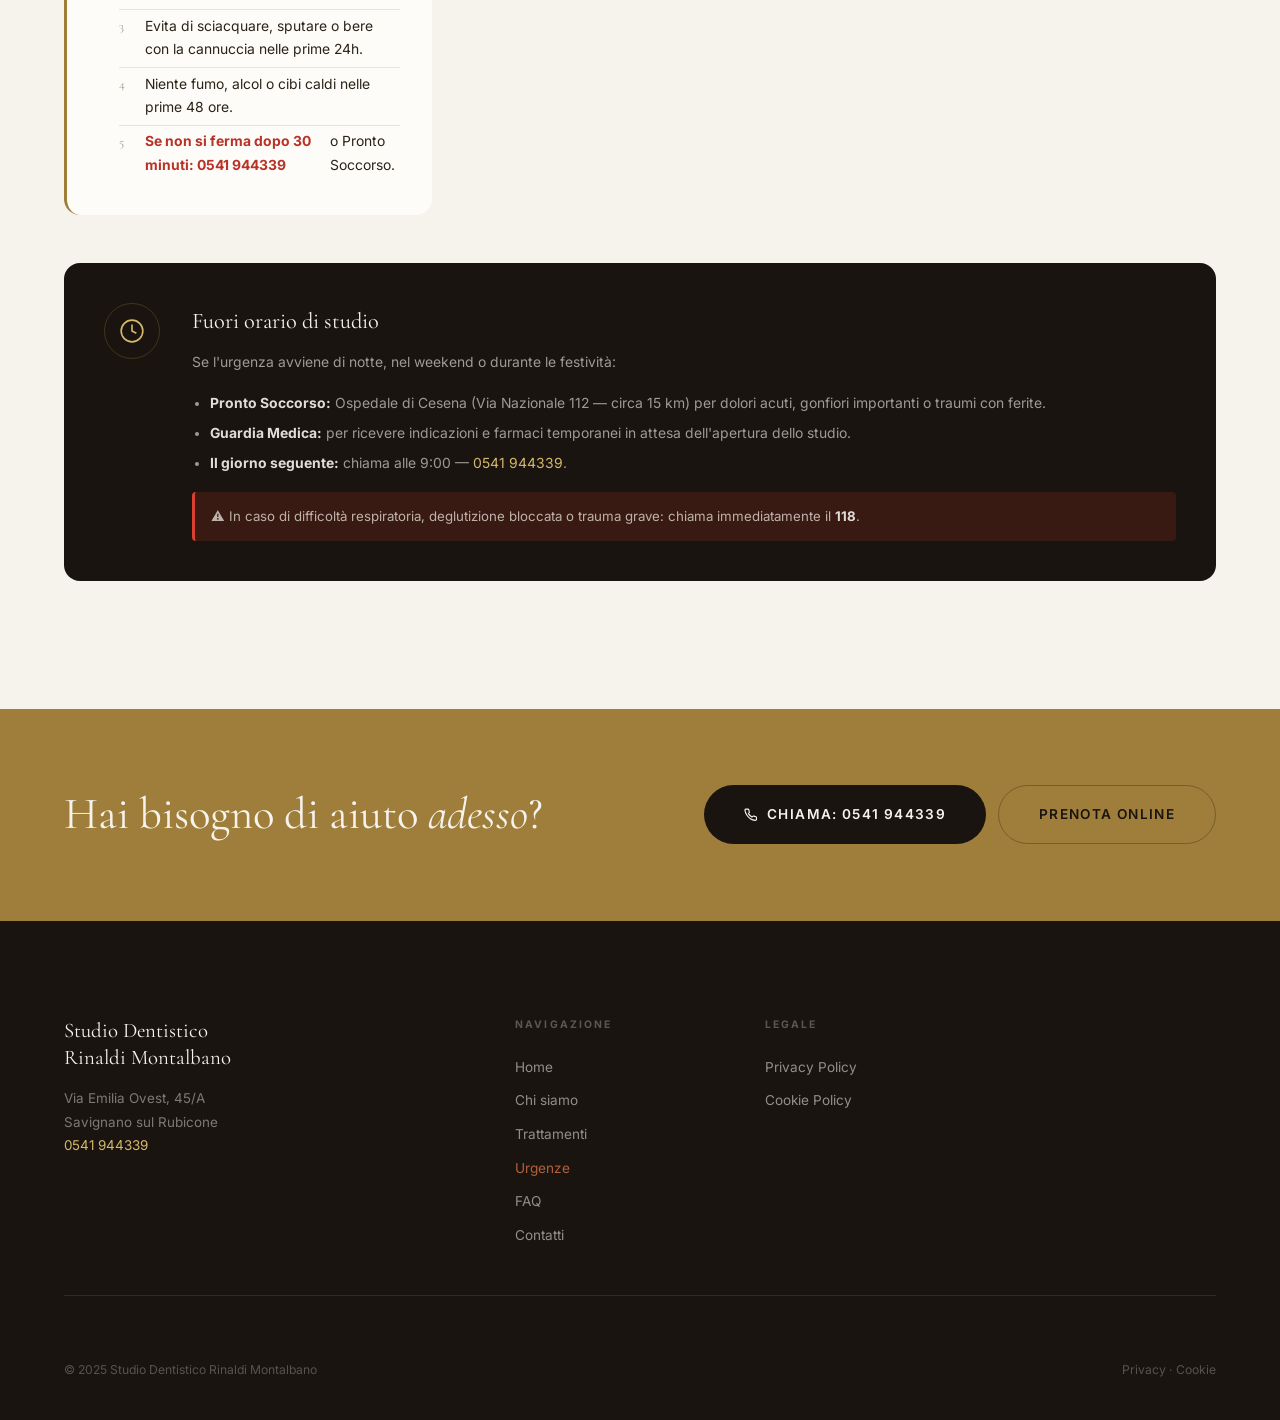
<file: urgenze.html>
<!DOCTYPE html>
<html lang="it">
<head>
<meta charset="UTF-8"/>
<meta name="viewport" content="width=device-width, initial-scale=1.0"/>
<link rel="icon" href="assets/images/favicon.svg" type="image/svg+xml"/>
<title>Urgenze Dentali — Studio Dentistico Rinaldi Montalbano</title>
<meta name="description" content="Urgenza dentale? Chiama subito: 0541 944339. Guida per dolore, dente rotto, gonfiore, sanguinamento e assistenza fuori orario."/>
<link rel="canonical" href="https://studio-rinaldi-montalbano.vercel.app/urgenze.html"/>
<meta property="og:type" content="website"/>
<meta property="og:site_name" content="Studio Dentistico Rinaldi Montalbano"/>
<meta property="og:locale" content="it_IT"/>
<meta property="og:title" content="Urgenze Dentali — Studio Dentistico Rinaldi Montalbano"/>
<meta property="og:description" content="Urgenza dentale? Chiama subito lo 0541 944339. Cosa fare in caso di dolore, dente rotto, gonfiore o sanguinamento, anche fuori orario."/>
<meta property="og:url" content="https://studio-rinaldi-montalbano.vercel.app/urgenze.html"/>
<meta property="og:image" content="https://studio-rinaldi-montalbano.vercel.app/og-image.png"/>
<meta name="twitter:card" content="summary_large_image"/>
<link rel="preconnect" href="https://fonts.googleapis.com"/>
<link rel="preconnect" href="https://fonts.gstatic.com" crossorigin/>
<link href="https://fonts.googleapis.com/css2?family=Cormorant+Garamond:ital,wght@0,300;0,400;0,500;0,600;1,300;1,400;1,500;1,600&family=Inter:wght@300;400;500;600;700&display=swap" rel="stylesheet"/>
<link rel="stylesheet" href="assets/css/variables.css"/>
<link rel="stylesheet" href="assets/css/base.css"/>
<link rel="stylesheet" href="assets/css/components.css"/>
<link rel="stylesheet" href="assets/css/utilities.css"/>
</head>
<body>

<nav class="nav scrolled" id="main-nav">
  <div class="nav-inner">
    <a href="index.html" class="nav-logo">
      <div class="nav-logo-mark"><svg viewBox="0 0 24 24" fill="none" stroke="currentColor" stroke-width="1.5"><path d="M12 2C9 2 7 4.5 7 7c0 3 2.5 5.5 3 8h4c.5-2.5 3-5 3-8 0-2.5-2-5-5-5z"/><path d="M9 17c0 3 1.5 5 3 5s3-2 3-5"/></svg></div>
      <div class="nav-logo-text" style="color:var(--deep)">Rinaldi Montalbano</div>
    </a>
    <ul class="nav-links">
      <li><a href="index.html">Home</a></li>
      <li><a href="chi-siamo.html">Chi siamo</a></li>
      <li><a href="trattamenti.html">Trattamenti</a></li>
      <li><a href="urgenze.html" class="urgent">Urgenze</a></li>
      <li><a href="domande-frequenti.html">FAQ</a></li>
      <li><a href="contatti.html">Contatti</a></li>
    </ul>
    <div class="nav-right">
      <div class="nav-lang"><button data-lang-btn="it" class="is-active">IT</button><button data-lang-btn="en">EN</button></div>
      <a href="contatti.html" class="btn btn-gold btn-sm nav-cta-btn">Prenota</a>
      <button class="nav-burger" id="nav-burger" aria-label="Menu"><span></span><span></span><span></span></button>
    </div>
  </div>
</nav>
<div class="mob-nav" id="mob-nav">
  <div class="mob-overlay" id="mob-overlay"></div>
  <div class="mob-drawer">
    <button class="mob-close-btn" id="mob-close"><svg viewBox="0 0 24 24" fill="none" stroke="currentColor" stroke-width="2" width="18" height="18"><path d="M18 6L6 18M6 6l12 12"/></svg></button>
    <ul class="mob-links">
      <li><a href="index.html">Home</a></li>
      <li><a href="chi-siamo.html">Chi siamo</a></li>
      <li><a href="trattamenti.html">Trattamenti</a></li>
      <li><a href="urgenze.html" class="urgent">Urgenze</a></li>
      <li><a href="domande-frequenti.html">FAQ</a></li>
      <li><a href="contatti.html">Contatti</a></li>
    </ul>
    <div class="mob-footer">
      <div class="mob-lang-row"><button data-lang-btn="it" class="is-active">Italiano</button><button data-lang-btn="en">English</button></div>
    </div>
  </div>
</div>

<!-- URGENCY HERO -->
<div class="urgency-hero">
  <div class="label" data-i18n="urg.label">Emergenza dentale? Chiama subito</div>
  <a href="tel:0541944339" class="urgency-phone">0541 944339</a>
  <p class="address">Studio Dentistico Rinaldi Montalbano · Via Emilia Ovest 45/A, Savignano sul Rubicone</p>
</div>
<div class="urgency-hours-bar" data-i18n-html="urg.hours-bar">
  <strong>Orari:</strong> Lun–Ven 9:00–13:00 · 15:00–19:00 · Sabato su appuntamento &nbsp;|&nbsp;
  <a href="contatti.html">Prenota visita urgente →</a>
</div>

<!-- CONTENT -->
<section class="section bg-cream">
  <div class="container">
    <div style="margin-bottom:3rem" class="reveal">
      <p class="eyebrow" style="margin-bottom:1rem" data-i18n="urg.eyebrow">Cosa fare</p>
      <h1 class="display-lg" style="color:var(--deep);margin-bottom:1rem" data-i18n-html="urg.title">Guida alle<br><em>urgenze dentali</em>.</h1>
      <p class="lead" data-i18n-html="urg.lead-html">Leggi le istruzioni per la tua situazione e <strong style="color:var(--deep)">contattaci subito</strong>. In caso di dubbio, chiama sempre lo studio al <a href="tel:0541944339" style="color:var(--red);font-weight:700">0541 944339</a>.</p>
    </div>

    <div class="urgency-cards">
      <div class="urgency-card reveal">
        <div class="urgency-card-head">
          <div class="urgency-card-icon">
            <svg viewBox="0 0 24 24" fill="none" stroke="currentColor" stroke-width="2"><circle cx="12" cy="12" r="10"/><line x1="12" y1="8" x2="12" y2="12"/><line x1="12" y1="16" x2="12.01" y2="16"/></svg>
          </div>
          <h3 data-i18n="urg.c1.title">Mal di denti acuto</h3>
        </div>
        <ol data-i18n-html="urg.c1.list">
          <li>Prendi un antidolorifico da banco (ibuprofene o paracetamolo) secondo le indicazioni.</li>
          <li>Evita cibi e bevande molto caldi o freddi.</li>
          <li>Sciacqua con acqua tiepida salata per ridurre l'infiammazione.</li>
          <li><strong>Chiama lo studio: 0541 944339</strong> per un appuntamento urgente.</li>
          <li>Non applicare aspirina direttamente sulla gengiva.</li>
        </ol>
      </div>

      <div class="urgency-card reveal reveal-delay-1">
        <div class="urgency-card-head">
          <div class="urgency-card-icon">
            <svg viewBox="0 0 24 24" fill="none" stroke="currentColor" stroke-width="2"><path d="M12 2L2 7l10 5 10-5-10-5z"/><path d="M2 17l10 5 10-5M2 12l10 5 10-5"/></svg>
          </div>
          <h3 data-i18n="urg.c2.title">Dente rotto o scheggiato</h3>
        </div>
        <ol data-i18n-html="urg.c2.list">
          <li>Raccogli il frammento e conservalo in latte o soluzione salina.</li>
          <li>Risciacqua la bocca con acqua tiepida.</li>
          <li>Se sanguina, premi con una garza sterile per 10 minuti.</li>
          <li>Applica ghiaccio avvolto in un panno sulla guancia se c'è gonfiore.</li>
          <li><strong>Chiama subito: 0541 944339</strong> — interveniamo in giornata.</li>
        </ol>
      </div>

      <div class="urgency-card reveal reveal-delay-2">
        <div class="urgency-card-head">
          <div class="urgency-card-icon">
            <svg viewBox="0 0 24 24" fill="none" stroke="currentColor" stroke-width="2"><path d="M10.29 3.86L1.82 18a2 2 0 001.71 3h16.94a2 2 0 001.71-3L13.71 3.86a2 2 0 00-3.42 0z"/><line x1="12" y1="9" x2="12" y2="13"/><line x1="12" y1="17" x2="12.01" y2="17"/></svg>
          </div>
          <h3 data-i18n="urg.c3.title">Gonfiore alla guancia o gengiva</h3>
        </div>
        <ol data-i18n-html="urg.c3.list">
          <li>Applica ghiaccio (avvolto in panno) per 20 minuti, pausa 20 minuti.</li>
          <li>Non applicare calore: può peggiorare l'infezione.</li>
          <li>Prendi un antidolorifico se necessario.</li>
          <li><strong>Il gonfiore può indicare un ascesso: chiama 0541 944339.</strong></li>
          <li>Se hai febbre alta o difficoltà a deglutire, vai al Pronto Soccorso.</li>
        </ol>
      </div>

      <div class="urgency-card reveal reveal-delay-3">
        <div class="urgency-card-head">
          <div class="urgency-card-icon">
            <svg viewBox="0 0 24 24" fill="none" stroke="currentColor" stroke-width="2"><path d="M12 2.69l5.66 5.66a8 8 0 11-11.31 0z"/></svg>
          </div>
          <h3 data-i18n="urg.c4.title">Sanguinamento post-operatorio</h3>
        </div>
        <ol data-i18n-html="urg.c4.list">
          <li>Mordi fermamente una garza sterile per 20–30 minuti senza aprire la bocca.</li>
          <li>Stai seduto o semi-sdraiato, non completamente disteso.</li>
          <li>Evita di sciacquare, sputare o bere con la cannuccia nelle prime 24h.</li>
          <li>Niente fumo, alcol o cibi caldi nelle prime 48 ore.</li>
          <li><strong>Se non si ferma dopo 30 minuti: 0541 944339</strong> o Pronto Soccorso.</li>
        </ol>
      </div>
    </div>

    <!-- After hours -->
    <div class="after-hours-card reveal" style="margin-top:3rem">
      <div class="after-hours-icon">
        <svg viewBox="0 0 24 24" fill="none" stroke="currentColor" stroke-width="1.5"><circle cx="12" cy="12" r="10"/><polyline points="12 6 12 12 16 14"/></svg>
      </div>
      <div>
        <h3 data-i18n="urg.after.title">Fuori orario di studio</h3>
        <p style="margin-bottom:1rem" data-i18n="urg.after.intro">Se l'urgenza avviene di notte, nel weekend o durante le festività:</p>
        <ul data-i18n-html="urg.after.list">
          <li><strong>Pronto Soccorso:</strong> Ospedale di Cesena (Via Nazionale 112 — circa 15 km) per dolori acuti, gonfiori importanti o traumi con ferite.</li>
          <li><strong>Guardia Medica:</strong> per ricevere indicazioni e farmaci temporanei in attesa dell'apertura dello studio.</li>
          <li><strong>Il giorno seguente:</strong> chiama alle 9:00 — <a href="tel:0541944339" style="color:var(--gold-light)">0541 944339</a>.</li>
        </ul>
        <div class="emergency-note" data-i18n-html="urg.after.note">
          ⚠ In caso di difficoltà respiratoria, deglutizione bloccata o trauma grave: chiama immediatamente il <strong>118</strong>.
        </div>
      </div>
    </div>
  </div>
</section>

<div class="cta-band">
  <div class="cta-band-inner">
    <h2 class="reveal" data-i18n-html="urg.cta.title">Hai bisogno di aiuto <em>adesso</em>?</h2>
    <div class="cta-band-actions reveal reveal-delay-1">
      <a href="tel:0541944339" class="btn btn-dark btn-lg">
        <svg viewBox="0 0 24 24" fill="none" stroke="currentColor" stroke-width="2" width="16" height="16"><path d="M22 16.92v3a2 2 0 01-2.18 2 19.79 19.79 0 01-8.63-3.07A19.5 19.5 0 014.69 12 19.79 19.79 0 011.64 3.4 2 2 0 013.62 2h3a2 2 0 012 1.72c.127.96.361 1.903.7 2.81a2 2 0 01-.45 2.11L7.91 9.91a16 16 0 006.16 6.16l1.27-1.27a2 2 0 012.11-.45c.907.339 1.85.573 2.81.7A2 2 0 0122 16.92z"/></svg>
        <span data-i18n="urg.cta.btn">Chiama: 0541 944339</span>
      </a>
      <a href="contatti.html" class="btn btn-outline-light btn-lg" style="border-color:rgba(26,20,16,0.3);color:var(--deep)" data-i18n="cta.book">Prenota online</a>
    </div>
  </div>
</div>

<footer class="footer">
  <div class="footer-grid">
    <div class="footer-brand">
      <div class="footer-brand-name">Studio Dentistico<br>Rinaldi Montalbano</div>
      <p>Via Emilia Ovest, 45/A<br>Savignano sul Rubicone<br><a href="tel:0541944339">0541 944339</a></p>
    </div>
    <div>
      <div class="footer-col-title">Navigazione</div>
      <ul class="footer-links">
        <li><a href="index.html">Home</a></li>
        <li><a href="chi-siamo.html">Chi siamo</a></li>
        <li><a href="trattamenti.html">Trattamenti</a></li>
        <li><a href="urgenze.html" class="urgent">Urgenze</a></li>
        <li><a href="domande-frequenti.html">FAQ</a></li>
        <li><a href="contatti.html">Contatti</a></li>
      </ul>
    </div>
    <div>
      <div class="footer-col-title">Legale</div>
      <ul class="footer-links">
        <li><a href="privacy.html">Privacy Policy</a></li>
        <li><a href="cookie.html">Cookie Policy</a></li>
      </ul>
    </div>
  </div>
  <div class="footer-bottom">
    <span>© 2025 Studio Dentistico Rinaldi Montalbano</span>
    <span><a href="privacy.html">Privacy</a> · <a href="cookie.html">Cookie</a></span>
  </div>
</footer>

<a href="tel:0541944339" class="phone-float" aria-label="Chiama lo studio">
  <svg class="phone-float-icon" viewBox="0 0 24 24" fill="none" stroke="currentColor" stroke-width="2"><path d="M22 16.92v3a2 2 0 01-2.18 2 19.79 19.79 0 01-8.63-3.07A19.5 19.5 0 014.69 12 19.79 19.79 0 011.64 3.4 2 2 0 013.62 2h3a2 2 0 012 1.72c.127.96.361 1.903.7 2.81a2 2 0 01-.45 2.11L7.91 9.91a16 16 0 006.16 6.16l1.27-1.27a2 2 0 012.11-.45c.907.339 1.85.573 2.81.7A2 2 0 0122 16.92z"/></svg>
  <span class="phone-float-label">0541 944339</span>
</a>
<div class="cookie-bar" id="cookie-bar">
  <p id="cookie-p">Utilizziamo cookie tecnici. <a href="cookie.html">Cookie policy</a> · <a href="privacy.html">Privacy</a></p>
  <button class="btn btn-gold btn-sm" id="cookie-ok">Accetta</button>
</div>
<script src="assets/js/config.js"></script>
<script src="assets/js/i18n.js"></script>
<script src="assets/js/team.js"></script>
<script src="assets/js/analytics.js"></script>
<script src="assets/js/main.js"></script>
</body>
</html>
</file>
<file: assets/css/variables.css>
/* ================================================================
   Studio Dentistico Rinaldi Montalbano
   Editorial Italian Luxury — Travertine · Antique Gold · Terracotta
   Design: Exaggerated Minimalism + Warm Italian Warmth
   ================================================================ */

@import url('https://fonts.googleapis.com/css2?family=Cormorant+Garamond:ital,wght@0,300;0,400;0,500;0,600;1,300;1,400;1,500;1,600&family=Inter:wght@300;400;500;600;700&display=swap');

/* ── Tokens ── */
:root {
  /* Palette */
  --cream:   #F6F3ED;
  --warm:    #EDE8DF;
  --paper:   #FDFCF9;
  --deep:    #1A1410;
  --deep-2:  #2C2318;
  --deep-3:  #3E3326;
  --gold:    #9E7E3A;
  --gold-2:  #B8933F;
  --gold-light: #D4B96A;
  --terra:   #C4622D;
  --terra-2: #D97344;
  --stone:   #857B6E;
  --stone-2: #A89E92;
  --stone-3: #CEC8BF;
  --red:     #B83226;
  --red-2:   #D94030;
  --green:   #2D6B4A;

  /* Semantic */
  --bg:      var(--cream);
  --surface: var(--paper);
  --text:    var(--deep);
  --muted:   var(--stone);
  --line:    rgba(26,20,16,0.10);
  --line-2:  rgba(26,20,16,0.18);

  /* Type */
  --f-display: 'Cormorant Garamond', 'Times New Roman', Georgia, serif;
  --f-body:    'Inter', -apple-system, 'Segoe UI', sans-serif;

  /* Spacing */
  --section: clamp(5rem, 10vw, 8rem);
  --gutter:  clamp(1.25rem, 5vw, 4rem);

  /* Radius */
  --r-sm: 4px;
  --r:    8px;
  --r-lg: 16px;

  /* Shadow */
  --sh:   0 2px 20px rgba(26,20,16,0.08);
  --sh-l: 0 8px 48px rgba(26,20,16,0.12);

  /* Motion */
  --ease:     cubic-bezier(0.4, 0, 0.2, 1);
  --ease-out: cubic-bezier(0.16, 1, 0.3, 1);
}
</file>
<file: assets/css/base.css>
/* ── Reset ── */
*, *::before, *::after { box-sizing: border-box; margin: 0; padding: 0; }
html { scroll-behavior: smooth; font-size: 16px; -webkit-text-size-adjust: 100%; }
body {
  font-family: var(--f-body);
  background: var(--bg);
  color: var(--text);
  line-height: 1.6;
  -webkit-font-smoothing: antialiased;
  -moz-osx-font-smoothing: grayscale;
  overflow-x: hidden;
}
img, video { max-width: 100%; display: block; }
a { color: inherit; text-decoration: none; }
button { font-family: var(--f-body); cursor: pointer; border: none; background: none; }
ul, ol { list-style: none; }
:focus-visible { outline: 2px solid var(--gold); outline-offset: 3px; border-radius: 2px; }
@media (prefers-reduced-motion: reduce) { *, *::before, *::after { animation-duration: 0.01ms !important; transition-duration: 0.01ms !important; } }

/* ── Layout ── */
.container { max-width: 1320px; margin: 0 auto; padding: 0 var(--gutter); }
.container-narrow { max-width: 860px; margin: 0 auto; padding: 0 var(--gutter); }
.section { padding: var(--section) 0; }

/* ── Typography scale ── */
.display-xl {
  font-family: var(--f-display);
  font-size: clamp(3.5rem, 8vw, 8rem);
  font-weight: 400;
  line-height: 1.0;
  letter-spacing: -0.02em;
}
.display-lg {
  font-family: var(--f-display);
  font-size: clamp(2.8rem, 6vw, 6rem);
  font-weight: 400;
  line-height: 1.05;
  letter-spacing: -0.02em;
}
.display {
  font-family: var(--f-display);
  font-size: clamp(2.2rem, 4.5vw, 4rem);
  font-weight: 400;
  line-height: 1.1;
  letter-spacing: -0.01em;
}
.display-sm {
  font-family: var(--f-display);
  font-size: clamp(1.6rem, 3vw, 2.4rem);
  font-weight: 400;
  line-height: 1.2;
}
em { font-style: italic; }
.eyebrow {
  font-family: var(--f-body);
  font-size: 0.68rem;
  font-weight: 600;
  letter-spacing: 0.22em;
  text-transform: uppercase;
  color: var(--gold);
}
.lead {
  font-size: clamp(1rem, 1.5vw, 1.15rem);
  line-height: 1.8;
  color: var(--stone);
  max-width: 580px;
}

/* ── Buttons ── */
.btn {
  display: inline-flex;
  align-items: center;
  gap: 0.6rem;
  padding: 0.85rem 2rem;
  font-family: var(--f-body);
  font-size: 0.82rem;
  font-weight: 600;
  letter-spacing: 0.1em;
  text-transform: uppercase;
  border-radius: 50px;
  cursor: pointer;
  transition: all 0.25s var(--ease);
  white-space: nowrap;
}
.btn:hover { transform: translateY(-2px); }
.btn-dark {
  background: var(--deep);
  color: var(--cream);
}
.btn-dark:hover { background: var(--deep-2); box-shadow: 0 8px 24px rgba(26,20,16,0.25); }
.btn-gold {
  background: var(--gold);
  color: var(--paper);
}
.btn-gold:hover { background: var(--gold-2); box-shadow: 0 8px 24px rgba(158,126,58,0.35); }
.btn-terra {
  background: var(--terra);
  color: #fff;
}
.btn-terra:hover { background: var(--terra-2); box-shadow: 0 8px 24px rgba(196,98,45,0.35); }
.btn-outline {
  background: transparent;
  border: 1.5px solid currentColor;
  color: var(--deep);
}
.btn-outline:hover { background: var(--deep); color: var(--cream); }
.btn-outline-light {
  background: transparent;
  border: 1.5px solid rgba(246,243,237,0.4);
  color: var(--cream);
}
.btn-outline-light:hover { background: rgba(246,243,237,0.12); border-color: var(--cream); }
.btn-lg { padding: 1.1rem 2.5rem; font-size: 0.85rem; }
.btn-sm { padding: 0.6rem 1.4rem; font-size: 0.75rem; }
.btn svg { width: 1em; height: 1em; flex-shrink: 0; }

/* ── Divider ── */
.divider { width: 48px; height: 1px; background: var(--gold); margin: 1.5rem 0; }
.divider-center { margin: 1.5rem auto; }
</file>
<file: assets/css/components.css>
/* ══════════════════════════════════════
   NAVIGATION
══════════════════════════════════════ */
.nav {
  position: fixed;
  inset: 0 0 auto 0;
  z-index: 100;
  height: 72px;
  display: flex;
  align-items: center;
  padding: 0 var(--gutter);
  transition: background 0.4s var(--ease), box-shadow 0.4s;
}
.nav.scrolled {
  background: rgba(246,243,237,0.97);
  box-shadow: 0 1px 0 var(--line);
}
.nav-inner {
  width: 100%;
  display: flex;
  align-items: center;
  justify-content: space-between;
}
/* Logo */
.nav-logo {
  display: flex;
  align-items: center;
  gap: 0.75rem;
  text-decoration: none;
}
.nav-logo-mark {
  width: 36px; height: 36px;
  border: 1.5px solid var(--gold);
  border-radius: 50%;
  display: grid;
  place-items: center;
  flex-shrink: 0;
}
.nav-logo-mark svg { width: 18px; height: 18px; color: var(--gold); }
.nav-logo-text {
  font-family: var(--f-display);
  font-size: 1.05rem;
  font-weight: 400;
  color: var(--cream);
  line-height: 1.2;
  transition: color 0.3s;
}
.nav.scrolled .nav-logo-text { color: var(--deep); }
/* Links */
.nav-links {
  display: flex;
  align-items: center;
  gap: 0.15rem;
}
.nav-links a {
  padding: 0.4rem 0.8rem;
  font-size: 0.78rem;
  font-weight: 500;
  letter-spacing: 0.04em;
  color: rgba(246,243,237,0.75);
  border-radius: var(--r-sm);
  transition: color 0.2s, background 0.2s;
}
.nav.scrolled .nav-links a { color: var(--stone); }
.nav-links a:hover { color: var(--cream); background: rgba(255,255,255,0.08); }
.nav.scrolled .nav-links a:hover { color: var(--deep); background: rgba(26,20,16,0.05); }
.nav-links a.urgent {
  color: var(--red-2) !important;
  font-weight: 600;
}
/* Right */
.nav-right { display: flex; align-items: center; gap: 0.75rem; }
.nav-lang {
  display: flex;
  gap: 2px;
  padding: 3px;
  border-radius: 20px;
  border: 1px solid rgba(246,243,237,0.2);
  transition: border-color 0.3s;
}
.nav.scrolled .nav-lang { border-color: var(--line-2); }
.nav-lang button {
  padding: 0.2rem 0.6rem;
  font-size: 0.7rem;
  font-weight: 700;
  letter-spacing: 0.1em;
  border-radius: 14px;
  color: rgba(246,243,237,0.5);
  transition: all 0.2s;
}
.nav.scrolled .nav-lang button { color: var(--stone); }
.nav-lang button.is-active {
  background: var(--cream);
  color: var(--deep) !important;
  box-shadow: 0 1px 4px rgba(0,0,0,0.12);
}
.nav.scrolled .nav-lang button.is-active { background: var(--deep); color: var(--cream) !important; }
.nav-cta-btn { display: none; }
@media (min-width: 960px) { .nav-cta-btn { display: inline-flex; } }

/* Burger */
.nav-burger {
  display: flex;
  flex-direction: column;
  gap: 5px;
  padding: 8px;
  cursor: pointer;
}
.nav-burger span {
  display: block;
  width: 22px; height: 1.5px;
  background: var(--cream);
  border-radius: 2px;
  transition: all 0.3s var(--ease-out);
}
.nav.scrolled .nav-burger span { background: var(--deep); }
@media (min-width: 960px) {
  .nav-links { display: flex; }
  .nav-burger { display: none; }
}
@media (max-width: 959px) {
  .nav-links { display: none; }
  .nav-burger { display: flex; }
}

/* ── Mobile nav ── */
.mob-nav {
  position: fixed;
  inset: 0;
  z-index: 99;
  pointer-events: none;
}
.mob-nav.is-open { pointer-events: auto; }
.mob-overlay {
  position: absolute;
  inset: 0;
  background: rgba(26,20,16,0.5);
  opacity: 0;
  transition: opacity 0.35s var(--ease);
}
.mob-nav.is-open .mob-overlay { opacity: 1; }
.mob-drawer {
  position: absolute;
  top: 0; right: 0; bottom: 0;
  width: min(340px, 92vw);
  background: var(--paper);
  padding: 2.5rem 2rem;
  display: flex;
  flex-direction: column;
  gap: 0;
  transform: translateX(110%);
  transition: transform 0.4s var(--ease-out);
  overflow-y: auto;
}
.mob-nav.is-open .mob-drawer { transform: translateX(0); }
.mob-close-btn {
  align-self: flex-end;
  width: 40px; height: 40px;
  border-radius: 50%;
  display: grid; place-items: center;
  color: var(--stone);
  font-size: 1.2rem;
  background: var(--warm);
  transition: background 0.2s;
  margin-bottom: 2rem;
}
.mob-close-btn:hover { background: var(--stone-3); }
.mob-links { display: flex; flex-direction: column; }
.mob-links a {
  display: block;
  padding: 1rem 0;
  font-family: var(--f-display);
  font-size: 1.4rem;
  font-weight: 400;
  color: var(--deep-2);
  border-bottom: 1px solid var(--line);
  transition: color 0.2s, padding 0.2s;
}
.mob-links a:last-child { border-bottom: 0; }
.mob-links a:hover { color: var(--gold); padding-left: 0.5rem; }
.mob-links a.urgent { color: var(--red); }
.mob-footer {
  margin-top: auto;
  padding-top: 2rem;
  display: flex;
  flex-direction: column;
  gap: 1rem;
}
.mob-lang-row { display: flex; gap: 0.5rem; }
.mob-lang-row button {
  flex: 1;
  padding: 0.65rem;
  border-radius: var(--r-sm);
  border: 1.5px solid var(--line-2);
  font-size: 0.78rem;
  font-weight: 700;
  letter-spacing: 0.12em;
  color: var(--stone);
  transition: all 0.2s;
}
.mob-lang-row button.is-active { border-color: var(--gold); color: var(--gold); background: rgba(158,126,58,0.06); }

/* ══════════════════════════════════════
   HERO
══════════════════════════════════════ */
.hero {
  position: relative;
  min-height: 100svh;
  display: flex;
  flex-direction: column;
  justify-content: center;
  padding-top: calc(72px + clamp(3.5rem, 7vh, 6rem));
  padding-bottom: clamp(5rem, 10vh, 8rem);
  overflow: hidden;
  background: var(--deep);
}
.hero-bg {
  position: absolute;
  inset: 0;
  background:
    radial-gradient(ellipse 80% 60% at 70% 40%, rgba(158,126,58,0.15) 0%, transparent 60%),
    linear-gradient(160deg, #261E15 0%, #1A1410 40%, #0D0B08 100%);
}
/* Grain texture */
.hero-bg::after {
  content: '';
  position: absolute;
  inset: 0;
  opacity: 0.035;
  background-image: url("data:image/svg+xml,%3Csvg viewBox='0 0 256 256' xmlns='http://www.w3.org/2000/svg'%3E%3Cfilter id='noise'%3E%3CfeTurbulence type='fractalNoise' baseFrequency='0.9' numOctaves='4' stitchTiles='stitch'/%3E%3C/filter%3E%3Crect width='100%25' height='100%25' filter='url(%23noise)'/%3E%3C/svg%3E");
  background-size: 128px;
  pointer-events: none;
}
.hero-eyebrow-bar {
  position: absolute;
  top: calc(72px + 2.5rem);
  left: var(--gutter);
  right: var(--gutter);
  display: flex;
  justify-content: space-between;
  align-items: center;
  z-index: 2;
  gap: 1.5rem;
}
.hero-eyebrow-bar .eyebrow {
  color: rgba(212,185,106,0.86);
  font-size: 0.76rem;
}
.hero-eyebrow-bar .hero-location {
  font-size: 0.86rem;
  font-weight: 500;
  letter-spacing: 0.14em;
  color: rgba(246,243,237,0.72);
  font-style: italic;
  font-family: var(--f-display);
  text-shadow: 0 1px 18px rgba(0,0,0,0.35);
}
.hero-body {
  position: relative;
  z-index: 2;
  padding: 0 var(--gutter);
  max-width: 1320px;
  margin: 0 auto;
  width: 100%;
  transform: translateY(clamp(-4.5rem, -8vh, -2.5rem));
}
.hero-title {
  font-family: var(--f-display);
  font-size: clamp(4rem, 9vw, 10rem);
  font-weight: 300;
  line-height: 0.95;
  letter-spacing: -0.03em;
  color: var(--cream);
  margin-bottom: 2.5rem;
}
.hero-title .italic { font-style: italic; color: var(--gold-light); font-weight: 300; }
.hero-bottom {
  display: flex;
  align-items: flex-end;
  justify-content: space-between;
  gap: 2rem;
  flex-wrap: wrap;
}
.hero-sub {
  font-size: clamp(0.95rem, 1.3vw, 1.05rem);
  color: rgba(246,243,237,0.55);
  line-height: 1.8;
  max-width: 400px;
}
.hero-actions { display: flex; gap: 0.75rem; flex-wrap: wrap; }
.hero .btn-lg {
  padding: 1.22rem 2.8rem;
  font-size: 0.9rem;
}
.hero-scroll {
  position: absolute;
  bottom: 2rem;
  left: 50%;
  transform: translateX(-50%);
  z-index: 2;
  display: flex;
  flex-direction: column;
  align-items: center;
  gap: 0.5rem;
}
.hero-scroll-line {
  width: 1px;
  height: 48px;
  background: linear-gradient(to bottom, rgba(158,126,58,0.6), transparent);
  animation: scrollLine 2s ease-in-out infinite;
}
@keyframes scrollLine {
  0% { transform: scaleY(0); transform-origin: top; }
  50% { transform: scaleY(1); transform-origin: top; }
  51% { transform: scaleY(1); transform-origin: bottom; }
  100% { transform: scaleY(0); transform-origin: bottom; }
}
.hero-scroll span {
  font-size: 0.62rem;
  letter-spacing: 0.2em;
  text-transform: uppercase;
  color: rgba(246,243,237,0.3);
  writing-mode: vertical-lr;
}

@media (max-width: 760px) {
  .hero-eyebrow-bar {
    top: calc(72px + 1.75rem);
    align-items: flex-start;
    flex-direction: column;
    gap: 0.45rem;
  }

  .hero-eyebrow-bar .hero-location {
    font-size: 0.78rem;
    line-height: 1.45;
    letter-spacing: 0.08em;
  }

  .hero {
    justify-content: flex-start;
    padding-top: calc(72px + 7.5rem);
    padding-bottom: 5.5rem;
  }

  .hero-body {
    transform: none;
  }

  .hero .btn-lg {
    width: 100%;
    justify-content: center;
    padding: 1.1rem 1.5rem;
  }
}

/* ══════════════════════════════════════
   MARQUEE STRIP
══════════════════════════════════════ */
.marquee-strip {
  background: var(--gold);
  padding: 0.75rem 0;
  overflow: hidden;
  white-space: nowrap;
}
.marquee-track {
  display: inline-flex;
  animation: marquee 20s linear infinite;
}
.marquee-track span {
  font-size: 0.72rem;
  font-weight: 600;
  letter-spacing: 0.2em;
  text-transform: uppercase;
  color: var(--cream);
  padding: 0 2.5rem;
}
.marquee-track span::before {
  content: '◆';
  margin-right: 2.5rem;
  opacity: 0.5;
  font-size: 0.5em;
  vertical-align: middle;
}
@keyframes marquee { from { transform: translateX(0); } to { transform: translateX(-50%); } }

/* ══════════════════════════════════════
   INTRO SECTION
══════════════════════════════════════ */
.intro-grid {
  display: grid;
  grid-template-columns: 1fr 1fr;
  gap: 5rem;
  align-items: center;
}
.intro-visual {
  position: relative;
  aspect-ratio: 4/5;
  border-radius: var(--r-lg);
  overflow: hidden;
  background: var(--warm);
}
.intro-visual-inner {
  position: absolute;
  inset: 0;
  display: grid;
  place-items: center;
  background: linear-gradient(145deg, var(--warm) 0%, var(--stone-3) 100%);
}
.intro-visual-badge {
  position: absolute;
  bottom: 1.5rem;
  right: 1.5rem;
  background: var(--deep);
  color: var(--cream);
  padding: 1rem 1.25rem;
  border-radius: var(--r);
  text-align: center;
}
.intro-visual-badge .num {
  font-family: var(--f-display);
  font-size: 2rem;
  line-height: 1;
  color: var(--gold-light);
}
.intro-visual-badge .lbl {
  font-size: 0.7rem;
  letter-spacing: 0.08em;
  color: var(--stone-2);
  margin-top: 0.2rem;
}
.intro-text .eyebrow { margin-bottom: 1.25rem; }
.intro-text p {
  font-size: 1rem;
  color: var(--stone);
  line-height: 1.85;
  margin-bottom: 1.25rem;
}
@media (max-width: 768px) {
  .intro-grid { grid-template-columns: 1fr; gap: 2.5rem; }
  .intro-visual { aspect-ratio: 3/2; }
}

/* ══════════════════════════════════════
   SERVICES EDITORIAL GRID
══════════════════════════════════════ */
.services-header {
  display: flex;
  justify-content: space-between;
  align-items: flex-end;
  margin-bottom: 4rem;
  gap: 2rem;
  flex-wrap: wrap;
}
.services-list {
  display: grid;
  gap: 0;
  border-top: 1px solid var(--line);
}
.svc-row {
  display: grid;
  grid-template-columns: 3rem 1fr;
  align-items: start;
  gap: 1.5rem;
  padding: 1.75rem 0;
  border-bottom: 1px solid var(--line);
  cursor: default;
  transition: background 0.2s;
  border-radius: var(--r-sm);
}
.svc-row:hover { background: var(--warm); padding-left: 0.75rem; padding-right: 0.75rem; margin: 0 -0.75rem; }
.svc-num {
  font-family: var(--f-display);
  font-size: 0.85rem;
  color: var(--stone-2);
  padding-top: 0.15rem;
  font-style: italic;
}
.svc-content h3 {
  font-family: var(--f-display);
  font-size: clamp(1.2rem, 2vw, 1.6rem);
  font-weight: 400;
  color: var(--deep);
  margin-bottom: 0.4rem;
  transition: color 0.2s;
}
.svc-row:hover .svc-content h3 { color: var(--gold); }
.svc-content p {
  font-size: 0.87rem;
  color: var(--stone);
  line-height: 1.7;
  max-width: 500px;
}
.svc-arrow { display: none; }

/* ══════════════════════════════════════
   TEAM
══════════════════════════════════════ */
.team-grid {
  display: grid;
  grid-template-columns: repeat(3, 1fr);
  gap: 2rem;
}
@media (max-width: 900px) { .team-grid { grid-template-columns: 1fr 1fr; } }
@media (max-width: 560px) { .team-grid { grid-template-columns: 1fr; } }
.team-card {
  display: flex;
  flex-direction: column;
  gap: 0;
}
.team-photo {
  aspect-ratio: 3/4;
  border-radius: var(--r-lg);
  overflow: hidden;
  position: relative;
  margin-bottom: 1.25rem;
}
.team-photo-bg {
  position: absolute;
  inset: 0;
  display: grid;
  place-items: center;
}
.team-photo-bg svg { display: none; }
.team-photo-bg::before,
.team-photo-bg::after {
  content: '';
  position: absolute;
  left: 50%;
  transform: translateX(-50%);
}
.team-photo-bg::before {
  content: attr(data-initials);
  top: 50%;
  width: clamp(104px, 38%, 150px);
  aspect-ratio: 1;
  border-radius: 50%;
  display: grid;
  place-items: center;
  transform: translate(-50%, -50%);
  border: 1px solid rgba(246,243,237,0.42);
  background:
    radial-gradient(circle at 30% 24%, rgba(255,255,255,0.28), transparent 34%),
    linear-gradient(145deg, rgba(246,243,237,0.92), color-mix(in srgb, var(--accent, #9E7E3A) 52%, transparent));
  box-shadow:
    0 22px 60px rgba(0,0,0,0.2),
    inset 0 1px 0 rgba(255,255,255,0.55);
  font-family: var(--f-display);
  font-size: clamp(2.4rem, 5vw, 4rem);
  line-height: 1;
  letter-spacing: 0.02em;
  color: rgba(26,20,16,0.74);
}
.team-photo-bg::after {
  top: 50%;
  width: clamp(146px, 54%, 230px);
  aspect-ratio: 1;
  border-radius: 50%;
  transform: translate(-50%, -50%);
  border: 1px solid rgba(246,243,237,0.24);
  background:
    linear-gradient(120deg, rgba(246,243,237,0.18), transparent 38%),
    radial-gradient(circle, transparent 58%, rgba(246,243,237,0.18) 59%, transparent 61%);
  pointer-events: none;
}
/* Static fallback: keep the original per-position look until live data
   renders (which sets data-initials / --accent on each card). */
[data-team-list]:not([data-dynamic]) .team-card .team-photo-bg::before {
  content: 'MR';
  background:
    radial-gradient(circle at 30% 24%, rgba(255,255,255,0.28), transparent 34%),
    linear-gradient(145deg, rgba(246,243,237,0.92), rgba(212,185,106,0.52));
}
[data-team-list]:not([data-dynamic]) .team-card:nth-child(2) .team-photo-bg::before {
  content: 'CM';
  background:
    radial-gradient(circle at 30% 24%, rgba(255,255,255,0.3), transparent 34%),
    linear-gradient(145deg, rgba(246,243,237,0.94), rgba(196,98,45,0.46));
}
[data-team-list]:not([data-dynamic]) .team-card:nth-child(3) .team-photo-bg::before {
  content: 'MR';
  background:
    radial-gradient(circle at 30% 24%, rgba(255,255,255,0.24), transparent 34%),
    linear-gradient(145deg, rgba(246,243,237,0.86), rgba(26,20,16,0.34));
}
.team-photo img { width: 100%; height: 100%; object-fit: cover; }
.team-tag {
  font-size: 0.68rem;
  font-weight: 600;
  letter-spacing: 0.16em;
  text-transform: uppercase;
  color: var(--gold);
  margin-bottom: 0.35rem;
}
.team-card h3 {
  font-family: var(--f-display);
  font-size: 1.35rem;
  font-weight: 400;
  color: var(--deep);
  margin-bottom: 0.6rem;
}
.team-card p {
  font-size: 0.85rem;
  color: var(--stone);
  line-height: 1.75;
}

/* ── Team carousel (arrows) ── */
.team-carousel { position: relative; }
.team-grid.team-track {
  display: flex;
  grid-template-columns: none;          /* override the base grid */
  gap: 2rem;
  overflow-x: auto;
  scroll-snap-type: x mandatory;
  scroll-behavior: smooth;
  padding: 4px 4px 1.25rem;
  margin: -4px -4px 0;                   /* keep cards flush with the container edge */
  scrollbar-width: none;
  -ms-overflow-style: none;
}
.team-grid.team-track::-webkit-scrollbar { display: none; }
.team-grid.team-track > .team-card {
  flex: 0 0 calc((100% - 4rem) / 3);     /* 3 visible on desktop */
  scroll-snap-align: start;
}
@media (max-width: 900px) {
  .team-grid.team-track > .team-card { flex-basis: calc((100% - 2rem) / 2); }
}
@media (max-width: 600px) {
  .team-grid.team-track > .team-card { flex-basis: 86%; }
}
.team-nav {
  position: absolute;
  top: 38%;                              /* centred on the photo */
  width: 46px;
  height: 46px;
  display: grid;
  place-items: center;
  border: 1px solid var(--line-2);
  border-radius: 50%;
  background: var(--paper);
  color: var(--deep);
  cursor: pointer;
  z-index: 3;
  box-shadow: var(--sh);
  transition: border-color .25s var(--ease), color .25s var(--ease),
              box-shadow .25s var(--ease), opacity .25s var(--ease);
}
.team-nav:hover { border-color: var(--gold); color: var(--gold); box-shadow: var(--sh-l); }
.team-nav svg { width: 20px; height: 20px; }
/* Desktop: arrows sit just outside the cards, in the margin */
.team-nav-prev { left: 0;  transform: translate(calc(-100% - 0.4rem), -50%); }
.team-nav-next { right: 0; transform: translate(calc(100% + 0.4rem), -50%); }
/* Below desktop there is no spare margin → place the arrows in a centred
   row beneath the cards (stays aligned regardless of card height) */
@media (max-width: 1100px) {
  .team-carousel { padding-bottom: 3.75rem; }
  .team-nav { top: auto; bottom: 0; width: 42px; height: 42px; }
  .team-nav-prev { left: 50%; right: auto; transform: translateX(calc(-100% - 6px)); }
  .team-nav-next { left: 50%; right: auto; transform: translateX(6px); }
}

/* ══════════════════════════════════════
   QUOTE / PULL QUOTE SECTION
══════════════════════════════════════ */
.pull-quote {
  padding: clamp(4rem, 8vw, 7rem) var(--gutter);
  background: var(--deep);
  text-align: center;
  position: relative;
  overflow: hidden;
}
.pull-quote::before {
  content: '\201C';
  position: absolute;
  top: -2rem;
  left: 50%;
  transform: translateX(-50%);
  font-family: var(--f-display);
  font-size: clamp(12rem, 25vw, 24rem);
  color: rgba(158,126,58,0.07);
  line-height: 1;
  pointer-events: none;
}
.pull-quote blockquote {
  font-family: var(--f-display);
  font-size: clamp(1.6rem, 4vw, 3.2rem);
  font-weight: 300;
  font-style: italic;
  color: var(--cream);
  line-height: 1.35;
  max-width: 900px;
  margin: 0 auto 2rem;
  position: relative;
  z-index: 1;
}
.pull-quote blockquote em { color: var(--gold-light); font-style: normal; }
.pull-quote cite {
  display: block;
  font-family: var(--f-body);
  font-size: 0.78rem;
  font-weight: 600;
  letter-spacing: 0.18em;
  text-transform: uppercase;
  color: var(--stone);
  position: relative;
  z-index: 1;
}

/* ══════════════════════════════════════
   CTA BAND
══════════════════════════════════════ */
.cta-band {
  background: var(--gold);
  padding: clamp(3rem, 6vw, 5rem) var(--gutter);
}
.cta-band-inner {
  max-width: 1320px;
  margin: 0 auto;
  display: flex;
  align-items: center;
  justify-content: space-between;
  gap: 2rem;
  flex-wrap: wrap;
}
.cta-band h2 {
  font-family: var(--f-display);
  font-size: clamp(1.8rem, 3.5vw, 3rem);
  font-weight: 400;
  color: var(--cream);
  line-height: 1.15;
}
.cta-band h2 em { font-style: italic; }
.cta-band-actions { display: flex; gap: 0.75rem; flex-wrap: wrap; flex-shrink: 0; }

/* ══════════════════════════════════════
   STATS ROW
══════════════════════════════════════ */
.stats-row {
  display: grid;
  grid-template-columns: repeat(4, 1fr);
  gap: 0;
  border-top: 1px solid var(--line);
  border-bottom: 1px solid var(--line);
}
@media (max-width: 640px) { .stats-row { grid-template-columns: repeat(2, 1fr); } }
.stat-item {
  padding: 2.5rem 2rem;
  border-right: 1px solid var(--line);
  text-align: center;
}
.stat-item:last-child { border-right: 0; }
.stat-item:nth-child(2n) { border-right: 1px solid var(--line); }
@media (max-width: 640px) { .stat-item:nth-child(even) { border-right: 0; } }
.stat-num {
  font-family: var(--f-display);
  font-size: clamp(2.5rem, 5vw, 4rem);
  font-weight: 300;
  color: var(--gold);
  line-height: 1;
  margin-bottom: 0.4rem;
}
.stat-label {
  font-size: 0.75rem;
  font-weight: 500;
  letter-spacing: 0.1em;
  text-transform: uppercase;
  color: var(--stone);
}

/* ══════════════════════════════════════
   PAGE HERO (inner pages)
══════════════════════════════════════ */
.page-hero {
  background: var(--deep);
  padding-top: calc(72px + clamp(3rem, 6vw, 5rem));
  padding-bottom: clamp(3rem, 6vw, 5rem);
  padding-left: var(--gutter);
  padding-right: var(--gutter);
  position: relative;
  overflow: hidden;
}
.page-hero::before {
  content: '';
  position: absolute;
  inset: 0;
  background: radial-gradient(ellipse 60% 80% at 80% 50%, rgba(158,126,58,0.12) 0%, transparent 70%);
  pointer-events: none;
}
.page-hero-inner {
  max-width: 1320px;
  margin: 0 auto;
  position: relative;
  z-index: 1;
}
.page-hero .eyebrow { color: rgba(210,190,120,0.6); margin-bottom: 1rem; display: block; }
.page-hero h1 {
  font-family: var(--f-display);
  font-size: clamp(3rem, 7vw, 7rem);
  font-weight: 300;
  color: var(--cream);
  line-height: 1;
  letter-spacing: -0.03em;
  margin-bottom: 1.25rem;
}
.page-hero h1 em { color: var(--gold-light); font-style: italic; }
.page-hero .lead { color: rgba(246,243,237,0.5); max-width: 520px; }

/* ══════════════════════════════════════
   URGENZE PAGE
══════════════════════════════════════ */
.urgency-hero {
  background: var(--red);
  padding: clamp(2.5rem, 5vw, 4rem) var(--gutter);
  text-align: center;
  position: relative;
  overflow: hidden;
  margin-top: 72px;
}
.urgency-hero::before {
  content: '+';
  position: absolute;
  top: 50%;
  left: 50%;
  transform: translate(-50%, -50%);
  font-size: 40vw;
  color: rgba(255,255,255,0.04);
  font-family: var(--f-body);
  font-weight: 700;
  line-height: 1;
  pointer-events: none;
}
.urgency-hero .label {
  font-size: 0.72rem;
  font-weight: 600;
  letter-spacing: 0.22em;
  text-transform: uppercase;
  color: rgba(255,255,255,0.6);
  margin-bottom: 0.75rem;
}
.urgency-phone {
  font-family: var(--f-display);
  font-size: clamp(3.5rem, 10vw, 8rem);
  font-weight: 300;
  color: #fff;
  line-height: 1;
  display: block;
  text-decoration: none;
  letter-spacing: -0.02em;
  margin-bottom: 0.75rem;
}
.urgency-phone:hover { opacity: 0.85; }
.urgency-hero .address {
  font-size: 0.88rem;
  color: rgba(255,255,255,0.7);
  font-style: italic;
  font-family: var(--f-display);
}
.urgency-hours-bar {
  background: rgba(0,0,0,0.2);
  padding: 0.85rem var(--gutter);
  text-align: center;
  font-size: 0.84rem;
  color: rgba(255,255,255,0.8);
}
.urgency-hours-bar a { color: #fff; text-decoration: underline; text-underline-offset: 3px; }
.urgency-cards {
  display: grid;
  grid-template-columns: repeat(auto-fill, minmax(280px, 1fr));
  gap: 1.5rem;
  margin-top: 3rem;
}
.urgency-card {
  background: var(--paper);
  border-radius: var(--r-lg);
  padding: 2rem;
  border-left: 3px solid var(--gold);
}
.urgency-card-head {
  display: flex;
  align-items: center;
  gap: 0.75rem;
  margin-bottom: 1.25rem;
}
.urgency-card-icon {
  width: 40px; height: 40px;
  border-radius: var(--r-sm);
  background: rgba(196,98,45,0.1);
  display: grid; place-items: center;
  flex-shrink: 0;
}
.urgency-card-icon svg { width: 20px; height: 20px; color: var(--terra); }
.urgency-card h3 {
  font-family: var(--f-body);
  font-size: 0.95rem;
  font-weight: 700;
  color: var(--deep);
}
.urgency-card ol { padding-left: 1.25rem; counter-reset: item; list-style: none; }
.urgency-card ol li {
  counter-increment: item;
  font-size: 0.87rem;
  color: var(--deep-2);
  line-height: 1.7;
  padding: 0.3rem 0;
  border-bottom: 1px solid var(--line);
  display: flex;
  gap: 0.6rem;
}
.urgency-card ol li:last-child { border-bottom: 0; }
.urgency-card ol li::before {
  content: counter(item);
  font-family: var(--f-display);
  font-size: 0.8rem;
  color: var(--stone-2);
  flex-shrink: 0;
  padding-top: 0.1rem;
  min-width: 1rem;
}
.urgency-card strong { color: var(--red); }
.after-hours-card {
  background: var(--deep);
  border-radius: var(--r-lg);
  padding: 2.5rem;
  margin-top: 2rem;
  display: grid;
  grid-template-columns: auto 1fr;
  gap: 2rem;
  align-items: start;
}
@media (max-width: 600px) { .after-hours-card { grid-template-columns: 1fr; gap: 1.25rem; } }
.after-hours-icon {
  width: 56px; height: 56px;
  border-radius: 50%;
  border: 1px solid rgba(158,126,58,0.3);
  display: grid; place-items: center;
  flex-shrink: 0;
}
.after-hours-icon svg { width: 26px; height: 26px; color: var(--gold-light); }
.after-hours-card h3 {
  font-family: var(--f-display);
  font-size: 1.4rem;
  font-weight: 400;
  color: var(--cream);
  margin-bottom: 0.75rem;
}
.after-hours-card p, .after-hours-card li {
  font-size: 0.87rem;
  color: rgba(246,243,237,0.6);
  line-height: 1.8;
}
.after-hours-card ul { padding-left: 1.1rem; list-style: disc; }
.after-hours-card ul li { margin-bottom: 0.3rem; }
.after-hours-card strong { color: rgba(246,243,237,0.9); }
.after-hours-card .emergency-note {
  margin-top: 1rem;
  padding: 0.85rem 1rem;
  background: rgba(184,50,38,0.2);
  border-radius: var(--r-sm);
  border-left: 3px solid var(--red-2);
  font-size: 0.83rem;
  color: rgba(246,243,237,0.7);
}

/* ══════════════════════════════════════
   FAQ
══════════════════════════════════════ */
.faq-list { display: flex; flex-direction: column; gap: 0; }
.faq-item {
  border-bottom: 1px solid var(--line);
}
.faq-item:first-child { border-top: 1px solid var(--line); }
.faq-q {
  width: 100%;
  text-align: left;
  display: flex;
  justify-content: space-between;
  align-items: center;
  gap: 1.5rem;
  padding: 1.5rem 0;
  font-family: var(--f-display);
  font-size: 1.1rem;
  font-weight: 400;
  color: var(--deep);
  cursor: pointer;
  transition: color 0.2s;
}
.faq-q:hover { color: var(--gold); }
.faq-q-icon {
  width: 28px; height: 28px;
  border-radius: 50%;
  border: 1.5px solid var(--line-2);
  display: grid; place-items: center;
  flex-shrink: 0;
  transition: all 0.3s var(--ease-out);
  color: var(--stone-2);
}
.faq-q-icon svg { width: 14px; height: 14px; transition: transform 0.3s; }
.faq-item.is-open .faq-q { color: var(--gold); }
.faq-item.is-open .faq-q-icon { background: var(--gold); border-color: var(--gold); color: var(--cream); }
.faq-item.is-open .faq-q-icon svg { transform: rotate(45deg); }
.faq-a {
  display: none;
  padding: 0 0 1.5rem;
  font-size: 0.92rem;
  color: var(--stone);
  line-height: 1.85;
  max-width: 680px;
}
.faq-item.is-open .faq-a { display: block; }
.faq-category {
  font-size: 0.68rem;
  font-weight: 700;
  letter-spacing: 0.22em;
  text-transform: uppercase;
  color: var(--stone-2);
  padding: 2.5rem 0 0.75rem;
}
.faq-category:first-child { padding-top: 0; }

/* ══════════════════════════════════════
   CONTACT PAGE
══════════════════════════════════════ */
.contact-grid {
  display: grid;
  grid-template-columns: 1fr 1.2fr;
  gap: 4rem;
  align-items: start;
}
@media (max-width: 860px) { .contact-grid { grid-template-columns: 1fr; gap: 3rem; } }
.contact-info-item {
  display: flex;
  align-items: flex-start;
  gap: 1.25rem;
  padding: 1.5rem 0;
  border-bottom: 1px solid var(--line);
}
.contact-info-item:first-child { padding-top: 0; }
.contact-info-item:last-child { border-bottom: 0; }
.c-icon {
  width: 42px; height: 42px;
  border-radius: var(--r-sm);
  border: 1px solid var(--line-2);
  display: grid; place-items: center;
  flex-shrink: 0;
}
.c-icon svg { width: 18px; height: 18px; color: var(--gold); }
.c-label {
  font-size: 0.68rem;
  font-weight: 700;
  letter-spacing: 0.16em;
  text-transform: uppercase;
  color: var(--stone-2);
  margin-bottom: 0.3rem;
}
.c-value {
  font-size: 0.92rem;
  color: var(--deep-2);
  line-height: 1.65;
}
.c-value a { color: var(--gold); transition: opacity 0.2s; }
.c-value a:hover { opacity: 0.75; }
.hours-table {
  width: 100%;
  border-collapse: collapse;
  font-size: 0.87rem;
  margin-top: 0.25rem;
}
.hours-table tr { border-bottom: 1px solid var(--line); }
.hours-table tr:last-child { border-bottom: 0; }
.hours-table td { padding: 0.45rem 0; color: var(--deep-2); }
.hours-table td:last-child { text-align: right; color: var(--stone); }
.hours-table .today { font-weight: 600; color: var(--gold) !important; }
.hours-table .closed { color: var(--stone-2) !important; font-style: italic; }
.map-wrap {
  border-radius: var(--r-lg);
  overflow: hidden;
  box-shadow: var(--sh-l);
  height: 320px;
  background: var(--warm);
  margin-bottom: 2rem;
}
.map-wrap iframe { width: 100%; height: 100%; border: 0; }
/* Form */
.form-card {
  background: var(--paper);
  border-radius: var(--r-lg);
  padding: 2.5rem;
  border: 1px solid var(--line);
}
.form-row { display: grid; grid-template-columns: 1fr 1fr; gap: 1rem; }
@media (max-width: 480px) { .form-row { grid-template-columns: 1fr; } }
.form-group { display: flex; flex-direction: column; gap: 0.4rem; margin-bottom: 1rem; }
.form-group label {
  font-size: 0.72rem;
  font-weight: 700;
  letter-spacing: 0.1em;
  text-transform: uppercase;
  color: var(--stone);
}
.form-group input,
.form-group select,
.form-group textarea {
  padding: 0.8rem 1rem;
  border: 1.5px solid var(--line-2);
  border-radius: var(--r-sm);
  font-family: var(--f-body);
  font-size: 0.92rem;
  background: var(--cream);
  color: var(--deep);
  outline: none;
  transition: border-color 0.2s, box-shadow 0.2s;
  -webkit-appearance: none;
}
.form-group input:focus,
.form-group select:focus,
.form-group textarea:focus {
  border-color: var(--gold);
  box-shadow: 0 0 0 3px rgba(158,126,58,0.12);
}
.form-group textarea { resize: vertical; min-height: 90px; }
.form-consent {
  display: flex;
  align-items: flex-start;
  gap: 0.6rem;
  font-size: 0.78rem;
  color: var(--stone);
  line-height: 1.6;
  margin-bottom: 1.25rem;
}
.form-consent input[type="checkbox"] { margin-top: 0.2rem; flex-shrink: 0; accent-color: var(--gold); }
.form-consent a { color: var(--gold); }
.form-success {
  display: none;
  padding: 1rem 1.25rem;
  background: rgba(45,107,74,0.08);
  border: 1px solid rgba(45,107,74,0.25);
  border-radius: var(--r-sm);
  color: var(--green);
  font-size: 0.88rem;
  font-weight: 500;
  margin-top: 1rem;
}

/* ══════════════════════════════════════
   PRIVACY / PROSE
══════════════════════════════════════ */
.prose { max-width: 720px; margin: 0 auto; }
.prose h2 {
  font-family: var(--f-display);
  font-size: 1.8rem;
  font-weight: 400;
  color: var(--deep);
  margin: 3rem 0 0.75rem;
  padding-top: 3rem;
  border-top: 1px solid var(--line);
}
.prose h2:first-child { margin-top: 0; padding-top: 0; border-top: 0; }
.prose h3 {
  font-family: var(--f-body);
  font-size: 1rem;
  font-weight: 700;
  color: var(--deep);
  margin: 1.75rem 0 0.5rem;
}
.prose p, .prose li {
  font-size: 0.93rem;
  color: var(--stone);
  line-height: 1.85;
  margin-bottom: 1rem;
}
.prose ul, .prose ol {
  padding-left: 1.5rem;
  margin-bottom: 1.25rem;
}
.prose ul li { list-style: disc; }
.prose ol li { list-style: decimal; }
.prose a { color: var(--gold); text-decoration: underline; text-underline-offset: 3px; }
.prose strong { color: var(--deep); font-weight: 600; }

/* ══════════════════════════════════════
   FOOTER
══════════════════════════════════════ */
.footer {
  background: var(--deep);
  color: rgba(246,243,237,0.6);
  padding: clamp(4rem, 8vw, 6rem) var(--gutter) 2.5rem;
}
.footer-grid {
  max-width: 1320px;
  margin: 0 auto;
  display: grid;
  grid-template-columns: 2fr 1fr 1fr 1fr;
  gap: 3rem;
  margin-bottom: 4rem;
  padding-bottom: 3rem;
  border-bottom: 1px solid rgba(246,243,237,0.1);
}
@media (max-width: 900px) { .footer-grid { grid-template-columns: 1fr 1fr; gap: 2.5rem; } }
@media (max-width: 560px) { .footer-grid { grid-template-columns: 1fr; gap: 2rem; } }
.footer-brand-name {
  font-family: var(--f-display);
  font-size: 1.3rem;
  font-weight: 400;
  color: var(--cream);
  margin-bottom: 1rem;
  line-height: 1.3;
}
.footer-brand p {
  font-size: 0.84rem;
  line-height: 1.75;
  color: rgba(246,243,237,0.45);
}
.footer-brand p a { color: var(--gold-light); transition: opacity 0.2s; }
.footer-brand p a:hover { opacity: 0.75; }
.footer-col-title {
  font-size: 0.65rem;
  font-weight: 700;
  letter-spacing: 0.2em;
  text-transform: uppercase;
  color: rgba(246,243,237,0.3);
  margin-bottom: 1.25rem;
}
.footer-links { display: flex; flex-direction: column; gap: 0.5rem; }
.footer-links a {
  font-size: 0.85rem;
  color: rgba(246,243,237,0.55);
  transition: color 0.2s;
}
.footer-links a:hover { color: var(--cream); }
.footer-links a.urgent { color: rgba(217,115,68,0.8); }
.footer-links a.urgent:hover { color: var(--terra-2); }
.footer-bottom {
  max-width: 1320px;
  margin: 0 auto;
  display: flex;
  justify-content: space-between;
  flex-wrap: wrap;
  gap: 0.5rem;
  font-size: 0.76rem;
  color: rgba(246,243,237,0.28);
}
.footer-bottom a { transition: color 0.2s; }
.footer-bottom a:hover { color: rgba(246,243,237,0.55); }

/* ══════════════════════════════════════
   COOKIE BAR
══════════════════════════════════════ */
.cookie-bar {
  position: fixed;
  bottom: 1.5rem;
  left: 50%;
  transform: translateX(-50%) translateY(0);
  z-index: 200;
  width: calc(100% - 3rem);
  max-width: 640px;
  background: var(--deep);
  border: 1px solid rgba(246,243,237,0.12);
  border-radius: var(--r-lg);
  padding: 1.25rem 1.5rem;
  display: flex;
  align-items: center;
  justify-content: space-between;
  gap: 1rem;
  flex-wrap: wrap;
  box-shadow: var(--sh-l);
  transition: transform 0.4s var(--ease-out), opacity 0.4s;
}
.cookie-bar.is-hidden { transform: translateX(-50%) translateY(calc(100% + 2rem)); opacity: 0; pointer-events: none; }
.cookie-bar p {
  font-size: 0.82rem;
  color: rgba(246,243,237,0.65);
  line-height: 1.6;
  flex: 1;
  min-width: 180px;
}
.cookie-bar a { color: var(--gold-light); }
.cookie-bar .btn { flex-shrink: 0; }
.cookie-bar .btn-cookie-no {
  background: transparent;
  border: 1px solid rgba(246,243,237,0.3);
  color: rgba(246,243,237,0.85);
}
.cookie-bar .btn-cookie-no:hover { border-color: var(--gold-light); color: var(--gold-light); }

/* Hidden admin entry: the © in the footer is a link, styled as plain text */
.admin-dot { color: inherit; text-decoration: none; cursor: pointer; }

/* ── WhatsApp float (bottom-left, like RM Bygg) ── */
.whatsapp-btn {
  position: fixed;
  bottom: 8%;
  left: 2.25rem;
  right: auto;
  width: 52px;
  height: 52px;
  border-radius: 50%;
  background: #25d366;
  color: #fff;
  display: grid;
  place-items: center;
  box-shadow: 0 4px 16px rgba(37,211,102,0.35);
  z-index: 90;
  text-decoration: none;
  transition: transform 0.3s var(--ease-out), box-shadow 0.25s;
}
.whatsapp-btn:hover { transform: translateY(-3px) scale(1.05); box-shadow: 0 10px 28px rgba(37,211,102,0.48); }
.whatsapp-btn svg { width: 27px; height: 27px; }
.whatsapp-tooltip {
  position: absolute;
  left: 120%;
  top: 50%;
  transform: translateY(-50%);
  background: var(--deep);
  color: var(--cream);
  font-family: var(--f-body);
  font-size: 0.7rem;
  letter-spacing: 0.04em;
  white-space: nowrap;
  padding: 0.4rem 0.7rem;
  border-radius: var(--r-sm);
  pointer-events: none;
  opacity: 0;
  transition: opacity 0.2s;
}
.whatsapp-btn:hover .whatsapp-tooltip { opacity: 1; }
@media (max-width: 760px) {
  .whatsapp-btn { bottom: 5%; left: 1.25rem; }
  .whatsapp-tooltip { display: none; }
}

/* ══════════════════════════════════════
   PHONE FLOAT
══════════════════════════════════════ */
.phone-float {
  position: fixed;
  bottom: 1.75rem;
  right: 1.75rem;
  z-index: 90;
  display: flex;
  align-items: center;
  gap: 0;
  background: var(--red);
  color: #fff;
  border-radius: 50px;
  padding: 0.75rem;
  box-shadow: 0 4px 20px rgba(184,50,38,0.4);
  transition: all 0.3s var(--ease-out);
  text-decoration: none;
  overflow: hidden;
}
.phone-float-icon { width: 22px; height: 22px; flex-shrink: 0; }
.phone-float-label {
  max-width: 0;
  overflow: hidden;
  white-space: nowrap;
  font-size: 0.8rem;
  font-weight: 600;
  letter-spacing: 0.04em;
  transition: max-width 0.35s var(--ease-out), margin 0.35s;
}
.phone-float:hover .phone-float-label { max-width: 140px; margin-left: 0.5rem; }
.phone-float:hover { box-shadow: 0 8px 28px rgba(184,50,38,0.5); }
</file>
<file: assets/css/utilities.css>
/* ══════════════════════════════════════
   REVEAL ANIMATIONS
══════════════════════════════════════ */
.reveal { opacity: 0; transform: translateY(24px); transition: opacity 0.7s var(--ease-out), transform 0.7s var(--ease-out); }
.reveal.is-in { opacity: 1; transform: translateY(0); }
.reveal-delay-1 { transition-delay: 0.1s; }
.reveal-delay-2 { transition-delay: 0.2s; }
.reveal-delay-3 { transition-delay: 0.3s; }
.reveal-delay-4 { transition-delay: 0.4s; }

/* Section backgrounds */
.bg-cream { background: var(--cream); }
.bg-warm  { background: var(--warm); }
.bg-deep  { background: var(--deep); }
.bg-paper { background: var(--paper); }
</file>
